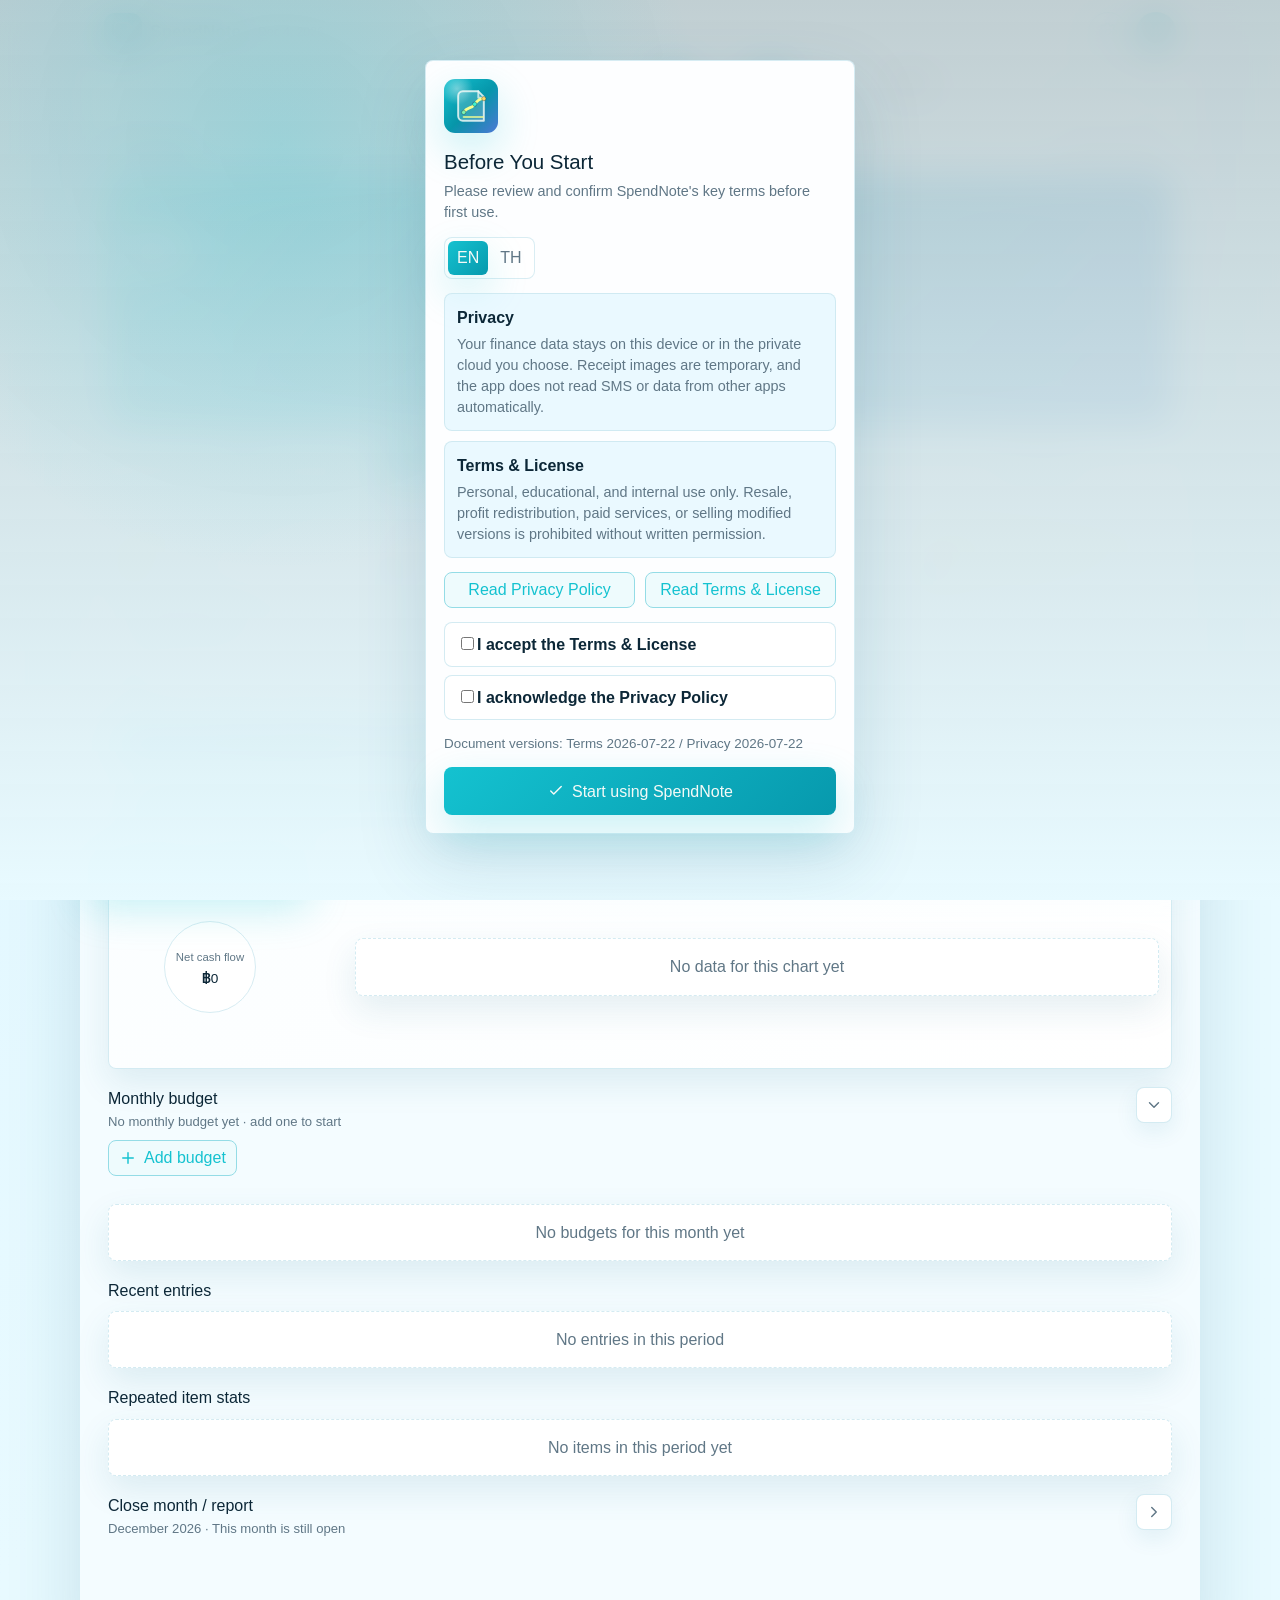
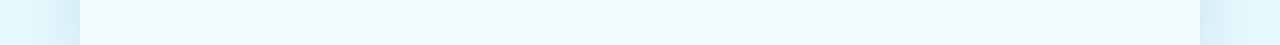
<file: index.html>
<!doctype html><html lang="th" data-theme="light"><head><meta charset="utf-8"><meta name="viewport" content="width=device-width, initial-scale=1, maximum-scale=1, viewport-fit=cover"><meta name="theme-color" content="#08a9bc"><meta name="apple-mobile-web-app-title" content="SpendNote"><meta name="apple-mobile-web-app-capable" content="yes"><meta name="apple-mobile-web-app-status-bar-style" content="default"><title>SpendNote Web</title><link rel="icon" type="image/png" sizes="32x32" href="favicon-32.png"><link rel="icon" type="image/png" sizes="192x192" href="icon-192.png"><link rel="apple-touch-icon" sizes="180x180" href="apple-touch-icon.png"><link rel="manifest" href="manifest.webmanifest"><link rel="stylesheet" href="styles.css"></head><body><svg class="icon-sprite" aria-hidden="true"><symbol id="icon-plus" viewBox="0 0 24 24"><path d="M12 5v14M5 12h14"/></symbol><symbol id="icon-check" viewBox="0 0 24 24"><path d="m5 12 4 4L19 6"/></symbol><symbol id="icon-sun" viewBox="0 0 24 24"><circle cx="12" cy="12" r="4"/><path d="M12 2v2M12 20v2M4.93 4.93l1.41 1.41M17.66 17.66l1.41 1.41M2 12h2M20 12h2M4.93 19.07l1.41-1.41M17.66 6.34l1.41-1.41"/></symbol><symbol id="icon-moon" viewBox="0 0 24 24"><path d="M20 14.5A7.6 7.6 0 0 1 9.5 4a8 8 0 1 0 10.5 10.5Z"/></symbol><symbol id="icon-back" viewBox="0 0 24 24"><path d="M19 12H5M12 5l-7 7 7 7"/></symbol><symbol id="icon-x" viewBox="0 0 24 24"><path d="M6 6l12 12M18 6 6 18"/></symbol><symbol id="icon-trash" viewBox="0 0 24 24"><path d="M4 7h16M10 11v6M14 11v6M6 7l1 14h10l1-14M9 7V4h6v3"/></symbol><symbol id="icon-edit" viewBox="0 0 24 24"><path d="M4 20h4l11-11a2.8 2.8 0 0 0-4-4L4 16v4Z"/><path d="m13 6 5 5"/></symbol><symbol id="icon-wallet" viewBox="0 0 24 24"><path d="M4 7h15a2 2 0 0 1 2 2v9a2 2 0 0 1-2 2H4a2 2 0 0 1-2-2V6a2 2 0 0 1 2-2h13"/><path d="M16 13h5"/></symbol><symbol id="icon-income" viewBox="0 0 24 24"><path d="M12 4v16M7 15l5 5 5-5M5 7h14"/></symbol><symbol id="icon-expense" viewBox="0 0 24 24"><path d="M12 20V4M7 9l5-5 5 5M5 17h14"/></symbol><symbol id="icon-calendar" viewBox="0 0 24 24"><path d="M7 3v4M17 3v4M4 9h16M6 5h12a2 2 0 0 1 2 2v12a2 2 0 0 1-2 2H6a2 2 0 0 1-2-2V7a2 2 0 0 1 2-2Z"/></symbol><symbol id="icon-trend" viewBox="0 0 24 24"><path d="M4 17 10 11l4 4 6-8"/><path d="M15 7h5v5"/></symbol><symbol id="icon-food" viewBox="0 0 24 24"><path d="M7 3v8M4 3v5a3 3 0 0 0 6 0V3M7 11v10M16 3v18M16 3a4 4 0 0 1 4 4v4h-4"/></symbol><symbol id="icon-transport" viewBox="0 0 24 24"><path d="M5 6a7 7 0 0 1 14 0v9a3 3 0 0 1-3 3H8a3 3 0 0 1-3-3V6Z"/><path d="M8 18 6 21M16 18l2 3M7 10h10M8 14h.01M16 14h.01"/></symbol><symbol id="icon-home" viewBox="0 0 24 24"><path d="m3 11 9-8 9 8"/><path d="M5 10v10h14V10M10 20v-6h4v6"/></symbol><symbol id="icon-shopping" viewBox="0 0 24 24"><path d="M6 8h12l-1 12H7L6 8Z"/><path d="M9 8a3 3 0 0 1 6 0"/></symbol><symbol id="icon-health" viewBox="0 0 24 24"><path d="M9 3h6v6h6v6h-6v6H9v-6H3V9h6V3Z"/></symbol><symbol id="icon-fun" viewBox="0 0 24 24"><path d="M5 7h14v10H5V7Z"/><path d="M9 21h6M12 17v4M9 12h.01M15 12h.01"/></symbol><symbol id="icon-other" viewBox="0 0 24 24"><path d="M6 12h.01M12 12h.01M18 12h.01"/></symbol><symbol id="icon-money" viewBox="0 0 24 24"><path d="M4 7h16v10H4V7Z"/><path d="M8 12h.01M16 12h.01M12 9a3 3 0 1 1 0 6 3 3 0 0 1 0-6Z"/></symbol><symbol id="icon-work" viewBox="0 0 24 24"><path d="M4 6h16v11H4V6Z"/><path d="M2 20h20M9 6V4h6v2"/></symbol><symbol id="icon-gift" viewBox="0 0 24 24"><path d="M4 10h16v11H4V10ZM3 6h18v4H3V6ZM12 6v15"/><path d="M12 6c-4-5-7 0-3 0M12 6c4-5 7 0 3 0"/></symbol><symbol id="icon-fund" viewBox="0 0 24 24"><path d="M5 19V9M12 19V5M19 19v-7"/><path d="M4 19h16"/></symbol><symbol id="icon-stock" viewBox="0 0 24 24"><path d="M4 16 9 11l4 4 7-8"/><path d="M4 20h16"/></symbol><symbol id="icon-coin" viewBox="0 0 24 24"><path d="M12 3a9 9 0 1 0 0 18 9 9 0 0 0 0-18Z"/><path d="M9 9h4.5a2 2 0 0 1 0 4H9V7M9 13h5a2 2 0 0 1 0 4H9"/></symbol><symbol id="icon-gold" viewBox="0 0 24 24"><path d="M7 7h10l4 6-9 8-9-8 4-6Z"/><path d="m7 7 5 14 5-14M3 13h18"/></symbol><symbol id="icon-save" viewBox="0 0 24 24"><path d="M6 10a6 6 0 0 1 12 0v7a3 3 0 0 1-3 3H9a3 3 0 0 1-3-3v-7Z"/><path d="M9 10h6M9 14h.01M15 14h.01M12 4V2"/></symbol><symbol id="icon-shield" viewBox="0 0 24 24"><path d="M12 3 5 6v5c0 5 3 8 7 10 4-2 7-5 7-10V6l-7-3Z"/><path d="M9 12h6"/></symbol><symbol id="icon-car" viewBox="0 0 24 24"><path d="M5 12 7 7h10l2 5"/><path d="M4 12h16v6H4v-6ZM7 18v2M17 18v2M7 15h.01M17 15h.01"/></symbol><symbol id="icon-building" viewBox="0 0 24 24"><path d="M6 21V5h12v16M9 8h.01M12 8h.01M15 8h.01M9 12h.01M12 12h.01M15 12h.01M10 21v-5h4v5"/></symbol><symbol id="icon-plane" viewBox="0 0 24 24"><path d="M3 11 21 3l-8 18-3-7-7-3Z"/><path d="m10 14 4-4"/></symbol><symbol id="icon-chart" viewBox="0 0 24 24"><path d="M12 3a9 9 0 1 1-9 9h9V3Z"/><path d="M15 3.5A9 9 0 0 1 20.5 9H15V3.5Z"/></symbol><symbol id="icon-refresh" viewBox="0 0 24 24"><path d="M20 11a8 8 0 0 0-14.7-4M4 4v5h5"/><path d="M4 13a8 8 0 0 0 14.7 4M20 20v-5h-5"/></symbol><symbol id="icon-bell" viewBox="0 0 24 24"><path d="M6 9a6 6 0 0 1 12 0c0 7 3 6 3 8H3c0-2 3-1 3-8Z"/><path d="M10 20a2 2 0 0 0 4 0"/></symbol><symbol id="icon-mail" viewBox="0 0 24 24"><path d="M4 6h16v12H4V6Z"/><path d="m4 7 8 6 8-6"/></symbol><symbol id="icon-share" viewBox="0 0 24 24"><path d="M12 3v12"/><path d="m7 8 5-5 5 5"/><path d="M5 13v6h14v-6"/></symbol><symbol id="icon-settings" viewBox="0 0 24 24"><path d="M12 15.5a3.5 3.5 0 1 0 0-7 3.5 3.5 0 0 0 0 7Z"/><path d="M19.4 15a1.8 1.8 0 0 0 .36 1.98l.04.04a2.2 2.2 0 0 1-3.11 3.11l-.04-.04a1.8 1.8 0 0 0-1.98-.36 1.8 1.8 0 0 0-1.08 1.65V21.5a2.2 2.2 0 0 1-4.4 0v-.12a1.8 1.8 0 0 0-1.08-1.65 1.8 1.8 0 0 0-1.98.36l-.04.04a2.2 2.2 0 0 1-3.11-3.11l.04-.04A1.8 1.8 0 0 0 3.4 15a1.8 1.8 0 0 0-1.65-1.08H1.6a2.2 2.2 0 0 1 0-4.4h.15A1.8 1.8 0 0 0 3.4 8.44a1.8 1.8 0 0 0-.36-1.98l-.04-.04A2.2 2.2 0 0 1 6.11 3.3l.04.04a1.8 1.8 0 0 0 1.98.36A1.8 1.8 0 0 0 9.2 2.05V1.9a2.2 2.2 0 0 1 4.4 0v.15a1.8 1.8 0 0 0 1.08 1.65 1.8 1.8 0 0 0 1.98-.36l.04-.04a2.2 2.2 0 0 1 3.11 3.11l-.04.04a1.8 1.8 0 0 0-.36 1.98 1.8 1.8 0 0 0 1.65 1.08h.15a2.2 2.2 0 0 1 0 4.4h-.15A1.8 1.8 0 0 0 19.4 15Z"/></symbol><symbol id="icon-lock" viewBox="0 0 24 24"><path d="M7 11V8a5 5 0 0 1 10 0v3"/><path d="M6 11h12v10H6V11Z"/><path d="M12 15v2"/></symbol><symbol id="icon-user" viewBox="0 0 24 24"><path d="M12 12a4 4 0 1 0 0-8 4 4 0 0 0 0 8Z"/><path d="M4 21a8 8 0 0 1 16 0"/></symbol><symbol id="icon-globe" viewBox="0 0 24 24"><path d="M12 21a9 9 0 1 0 0-18 9 9 0 0 0 0 18Z"/><path d="M3 12h18M12 3c2.2 2.4 3.2 5.4 3.2 9S14.2 18.6 12 21M12 3C9.8 5.4 8.8 8.4 8.8 12S9.8 18.6 12 21"/></symbol><symbol id="icon-currency" viewBox="0 0 24 24"><path d="M12 3v18M17 7.5C15.8 6.5 14.1 6 12.3 6 9.9 6 8 7.1 8 9c0 4 9 2 9 6 0 1.9-1.9 3-4.3 3-2 0-3.8-.6-5-1.8"/></symbol><symbol id="icon-grid" viewBox="0 0 24 24"><path d="M4 4h6v6H4V4ZM14 4h6v6h-6V4ZM4 14h6v6H4v-6ZM14 14h6v6h-6v-6Z"/></symbol><symbol id="icon-camera" viewBox="0 0 24 24"><path d="M4 8h4l2-3h4l2 3h4v11H4V8Z"/><path d="M12 17a4 4 0 1 0 0-8 4 4 0 0 0 0 8Z"/></symbol><symbol id="icon-cloud" viewBox="0 0 24 24"><path d="M7 18h11a4 4 0 0 0 .4-8 6 6 0 0 0-11.5-1.7A5 5 0 0 0 7 18Z"/><path d="M12 12v7M9 16l3 3 3-3"/></symbol><symbol id="icon-message" viewBox="0 0 24 24"><path d="M4 5h16v11H8l-4 4V5Z"/><path d="M8 9h8M8 13h5"/></symbol><symbol id="icon-hand" viewBox="0 0 24 24"><path d="M8 12V5a1.5 1.5 0 0 1 3 0v6M11 11V4.5a1.5 1.5 0 0 1 3 0V11M14 11V6a1.5 1.5 0 0 1 3 0v7"/><path d="M8 12 6.5 10.5a1.7 1.7 0 0 0-2.4 2.4l5.2 5.4A7 7 0 0 0 14.4 21H15a5 5 0 0 0 5-5v-4"/></symbol><symbol id="icon-chevron" viewBox="0 0 24 24"><path d="m9 18 6-6-6-6"/></symbol><symbol id="icon-file" viewBox="0 0 24 24"><path d="M7 3h7l5 5v13H7V3Z"/><path d="M14 3v6h5M10 13h6M10 17h4"/></symbol></svg><div class="app-shell"><header class="topbar"><div class="brand-cluster"><p class="brand" aria-label="SpendNote"><span class="brand-mark" aria-hidden="true"><svg class="brand-logo" viewBox="0 0 48 48" focusable="false"><path class="brand-logo-page" d="M15 8h17l6 6v26H15a5 5 0 0 1-5-5V13a5 5 0 0 1 5-5Z"/><path class="brand-logo-fold" d="M32 8v7h6"/><path class="brand-logo-line" d="M16 31c4-7 8-3 12-9 3-4 5-6 10-6"/><path class="brand-logo-axis" d="M16 36h21"/><circle class="brand-logo-dot brand-logo-dot-one" cx="16" cy="31" r="2.3"/><circle class="brand-logo-dot brand-logo-dot-two" cx="28" cy="22" r="2.3"/><circle class="brand-logo-dot brand-logo-dot-three" cx="38" cy="16" r="2.3"/></svg></span><span class="brand-word">SpendNote</span></p><p class="today-label" id="todayLabel"></p></div><div class="topbar-actions"><button class="icon-action secondary-action" id="settingsButton" type="button" data-i18n-aria-label="settingsTitle" aria-label="ตั้งค่า"><svg class="icon"><use href="#icon-settings"></use></svg></button><button class="icon-action" id="quickAddButton" type="button" data-i18n-aria-label="quickAdd" aria-label="เพิ่มรายการ"><svg class="icon"><use href="#icon-plus"></use></svg></button></div><div class="dashboard-controls app-controls"><div class="mode-toggle theme-toggle" data-i18n-aria-label="themeMode" aria-label="โหมดสี"><button class="theme-icon-choice" type="button" data-theme-option="dark" aria-pressed="true"><svg class="icon"><use href="#icon-moon"></use></svg><span class="visually-hidden" data-i18n="darkMode">Dark</span></button><button class="theme-icon-choice" type="button" data-theme-option="light" aria-pressed="false"><svg class="icon"><use href="#icon-sun"></use></svg><span class="visually-hidden" data-i18n="lightMode">Light</span></button></div><div class="mode-toggle language-toggle" data-i18n-aria-label="languageMode" aria-label="ภาษา"><button type="button" data-language-option="th" aria-pressed="true">TH</button><button type="button" data-language-option="en" aria-pressed="false">EN</button></div><label class="base-currency-control" data-i18n-aria-label="baseCurrencyLabel" aria-label="สกุลเงินหลัก"><select id="baseCurrencySelect"><option value="THB">THB</option><option value="GBP">GBP</option><option value="USD">USD</option></select></label><button class="icon-action secondary-action dashboard-shortcut-action rate-shortcut-action" id="fetchRateShortcutButton" type="button" data-i18n-aria-label="fetchRate" aria-label="Fetch rate"><svg class="icon"><use href="#icon-refresh"></use></svg></button><button class="icon-action secondary-action dashboard-shortcut-action backup-shortcut-action" id="backupShortcutButton" type="button" data-i18n-aria-label="backupNow" aria-label="สำรองตอนนี้"><svg class="icon"><use href="#icon-cloud"></use></svg></button><button class="icon-action secondary-action dashboard-shortcut-action report-shortcut-action" id="reportShortcutButton" type="button" data-i18n-aria-label="monthlyReport" aria-label="ปิดเดือน / รายงาน"><svg class="icon"><use href="#icon-file"></use></svg></button></div></header><main class="main-content"><section class="screen is-active" id="screen-dashboard" aria-labelledby="dashboardTitle"><div class="screen-head"><div><h1 id="dashboardTitle" data-i18n="overview">ภาพรวม</h1></div><p class="period-range-badge" id="periodRange">เดือนนี้</p><div class="period-switch top-period-switch is-hidden" data-i18n-aria-label="summaryPeriod" aria-label="ช่วงเวลาสรุป" aria-hidden="true"><button type="button" data-period="week" aria-pressed="false" data-i18n="week">สัปดาห์</button><button type="button" data-period="month" aria-pressed="true" data-i18n="month">เดือน</button><button type="button" data-period="quarter" aria-pressed="false" data-i18n="threeMonths">3 เดือน</button><button type="button" data-period="year" aria-pressed="false" data-i18n="twelveMonths">12 เดือน</button></div></div><div class="hero-balance hero-balance-combined"><div class="hero-balance-main-row"><span data-i18n="cashBalance">เงินสดคงเหลือ</span></div><strong id="balanceValue">฿0</strong><svg class="net-worth-sparkline" id="netWorthSparkline" viewBox="0 0 320 72" preserveAspectRatio="none" aria-hidden="true"><path class="net-worth-sparkline-shadow" id="netWorthSparklineShadow"></path><path class="net-worth-sparkline-line" id="netWorthSparklinePath"></path></svg><p class="hero-net-worth-line"><span data-i18n="netWorthTitle">มูลค่าทรัพย์สินสุทธิ</span><span>·</span><strong id="netWorthValue">฿0</strong></p><p class="hero-net-worth-sub" data-i18n="netWorthSub">เงินสดคงเหลือรวม + เงินออม + มูลค่าพอร์ตปัจจุบัน</p></div><div class="period-filter-block"><div class="period-switch hero-period-switch" data-i18n-aria-label="summaryPeriod" aria-label="ช่วงเวลาสรุป"><button type="button" data-period="week" aria-pressed="false" data-i18n="week">สัปดาห์</button><button type="button" data-period="month" aria-pressed="true" data-i18n="month">เดือน</button><button type="button" data-period="quarter" aria-pressed="false" data-i18n="threeMonths">3 เดือน</button><button type="button" data-period="year" aria-pressed="false" data-i18n="twelveMonths">12 เดือน</button></div><p class="period-filter-hint" data-i18n="periodFilterHint">ช่วงเวลานี้ใช้กับการ์ดสรุป กราฟ และรายการด้านล่าง</p></div><div class="summary-grid"><button class="summary-card tone-income" type="button" data-summary-filter="income" aria-pressed="false"><div class="summary-label"><svg class="icon"><use href="#icon-income"></use></svg><span data-i18n="income">รายรับ</span></div><strong id="incomeValue">฿0</strong></button><button class="summary-card tone-expense" type="button" data-summary-filter="expense" aria-pressed="false"><div class="summary-label"><svg class="icon"><use href="#icon-expense"></use></svg><span data-i18n="expense">รายจ่าย</span></div><strong id="expenseValue">฿0</strong></button><button class="summary-card tone-investment" type="button" data-summary-filter="investment" aria-pressed="false"><div class="summary-label"><svg class="icon"><use href="#icon-trend"></use></svg><span data-i18n="netInvestment">ลงทุนสุทธิ</span></div><strong id="investmentValue">฿0</strong></button><button class="summary-card tone-saving" type="button" data-summary-filter="saving" aria-pressed="false"><div class="summary-label"><svg class="icon"><use href="#icon-save"></use></svg><span data-i18n="saving">ออม</span></div><strong id="savingValue">฿0</strong></button></div><details class="summary-metric-note"><summary><svg class="icon"><use href="#icon-chevron"></use></svg><span data-i18n="summaryMetricNoteTitle">อธิบายตัวเลข</span></summary><p data-i18n="netInvestmentNote">เงินสดคงเหลือคือเงินสดจริงสะสมถึงวันนี้ การขายสินทรัพย์เพิ่มเงินสดแต่ไม่รวมเป็นรายรับในหน้าแรก รายการขายจะแสดงในหมวดลงทุนเป็นเครื่องหมาย + ส่วนลงทุนสุทธิ = ซื้อ/ลงทุนเพิ่ม - ขายออก ในช่วงที่เลือก ไม่รวมกำไร ดอกเบี้ย หรือมูลค่าปัจจุบัน</p></details><section class="section-block" aria-labelledby="analyticsTitle"><div class="section-heading"><div class="section-title-stack"><h2 id="analyticsTitle" data-i18n="analyticsTitle">กราฟ</h2><p class="section-compact-status" id="analyticsSubtitle"></p></div></div><div class="analytics-switch" data-i18n-aria-label="analyticsMode" aria-label="โหมดกราฟ"><button type="button" data-analytics-mode="breakdown" aria-controls="breakdownAnalyticsPanel" aria-pressed="true" data-i18n="analyticsBreakdown">สัดส่วน</button><button type="button" data-analytics-mode="trend" aria-controls="trendAnalyticsPanel" aria-pressed="false" data-i18n="analyticsTrend">เทรน</button></div><div class="analytics-panel" id="breakdownAnalyticsPanel"><div class="chart-card" id="summaryChartCard"><div class="chart-controls" data-i18n-aria-label="chartMode" aria-label="โหมดกราฟ"><button type="button" data-chart-mode="allCategories" aria-pressed="true" data-i18n="chartAllCategories">ทุกหมวด</button><button type="button" data-chart-mode="savingCategories" aria-pressed="false" data-i18n="chartSavingCategories">หมวดออม</button><button type="button" data-chart-mode="expenseCategories" aria-pressed="false" data-i18n="chartExpenseCategories">หมวดรายจ่าย</button><button type="button" data-chart-mode="investmentCategories" aria-pressed="false" data-i18n="chartInvestmentCategories">หมวดลงทุน</button></div><div class="chart-layout"><svg class="donut-chart" id="donutChart" viewBox="0 0 180 180" role="img" data-i18n-aria-label="chartTitle" aria-label="ภาพรวมสัดส่วน"><g id="donutSlices"></g><circle class="donut-hole" cx="90" cy="90" r="46"></circle><text class="donut-center-label" id="donutCenterLabel" x="90" y="84" text-anchor="middle">รวม</text><text class="donut-center-value" id="donutCenterValue" x="90" y="106" text-anchor="middle">฿0</text></svg><div class="chart-legend" id="chartLegend"></div></div></div></div><div class="analytics-panel is-hidden" id="trendAnalyticsPanel"><div class="trend-card" id="trendCard"><div class="trend-controls" data-i18n-aria-label="trendMetric" aria-label="เลือกกราฟแนวโน้ม"><button type="button" data-trend-mode="netWorth" aria-pressed="true" data-i18n="trendNetWorth">มูลค่าสุทธิ</button><button type="button" data-trend-mode="income" aria-pressed="false" data-i18n="income">รายรับ</button><button type="button" data-trend-mode="expense" aria-pressed="false" data-i18n="expense">รายจ่าย</button><button type="button" data-trend-mode="saving" aria-pressed="false" data-i18n="saving">ออม</button><button type="button" data-trend-mode="investment" aria-pressed="false" data-i18n="netInvestment">ลงทุนสุทธิ</button><button type="button" data-trend-mode="portfolio" aria-pressed="false" data-i18n="trendPortfolio">พอร์ต</button></div><div class="trend-chart-frame"><svg class="trend-chart" id="trendChart" viewBox="0 0 360 170" preserveAspectRatio="none" role="img" aria-label="Trend chart"><path class="trend-grid-line" d="M18 42H342M18 88H342M18 134H342"></path><path class="trend-chart-area" id="trendChartArea"></path><path class="trend-chart-line" id="trendChartPath"></path><g id="trendChartDots"></g></svg><p class="trend-empty is-hidden" id="trendEmpty" data-i18n="trendNoData">ยังไม่มีข้อมูลพอสำหรับกราฟนี้</p></div><div class="trend-meta" id="trendMeta"></div></div></div></section><section class="section-block collapsible-section is-hidden" aria-labelledby="snapshotTitle" aria-hidden="true"><div class="section-heading collapsible-heading"><div class="section-title-stack"><h2 id="snapshotTitle" data-i18n="weeklyMonthlySummary">สรุปรายสัปดาห์ / รายเดือน</h2><p class="section-compact-status" id="snapshotSummaryText"></p></div><button class="icon-button section-toggle" id="snapshotToggleButton" type="button" aria-expanded="true" aria-controls="snapshotPanel"><svg class="icon"><use href="#icon-chevron"></use></svg></button></div><div class="collapsible-content" id="snapshotPanel"><div class="snapshot-grid" id="snapshotGrid"></div></div></section><section class="section-block collapsible-section" aria-labelledby="budgetTitle"><div class="section-heading collapsible-heading"><div class="section-title-stack"><h2 id="budgetTitle" data-i18n="budgetTitle">งบรายเดือน</h2><p class="section-compact-status" id="budgetSummaryText"></p></div><button class="icon-button section-toggle" id="budgetToggleButton" type="button" aria-expanded="false" aria-controls="budgetPanel"><svg class="icon"><use href="#icon-chevron"></use></svg></button></div><div class="collapsible-content" id="budgetPanel"><div class="planner-toolbar"><button class="mini-button" id="openBudgetFormButton" type="button"><svg class="icon"><use href="#icon-plus"></use></svg><span data-i18n="addBudget">เพิ่มงบ</span></button></div><form class="planner-form is-hidden" id="budgetForm"><label class="field compact-field"><span data-i18n="budgetCategory">หมวดรายจ่าย</span><select id="budgetCategorySelect"></select></label><label class="field compact-field"><span data-i18n="budgetLimit">วงเงิน</span><input id="budgetAmountInput" type="number" min="0" step="0.01" inputmode="decimal" data-i18n-placeholder="budgetPlaceholder" placeholder="เช่น 5000"></label><button class="mini-button" type="submit"><svg class="icon"><use href="#icon-plus"></use></svg><span id="budgetSubmitText" data-i18n="addBudget">เพิ่มงบ</span></button><button class="mini-button is-hidden" id="cancelBudgetEditButton" type="button"><svg class="icon"><use href="#icon-x"></use></svg><span id="budgetCancelText" data-i18n="cancel">ยกเลิก</span></button></form><p class="form-status planner-form-status" id="budgetFormStatus"></p><div class="planner-list" id="budgetList"></div></div></section><section class="section-block dashboard-breakdown-section is-hidden" aria-labelledby="breakdownTitle" aria-hidden="true"><div class="section-heading"><h2 id="breakdownTitle" data-i18n="expenseCategories">หมวดรายจ่าย</h2></div><div class="breakdown-list" id="breakdownList"></div></section><section class="section-block" aria-labelledby="recentTitle"><div class="section-heading"><h2 id="recentTitle" data-i18n="recentEntries">รายการล่าสุด</h2></div><div class="entry-list" id="entryList"></div></section><section class="section-block" aria-labelledby="itemStatsTitle"><div class="section-heading"><h2 id="itemStatsTitle" data-i18n="itemStatsTitle">สถิติรายการที่ซื้อซ้ำ</h2></div><div class="item-stats-list" id="itemStatsList"></div></section><section class="section-block collapsible-section" id="monthlyReportSection" aria-labelledby="monthlyReportTitle"><div class="section-heading collapsible-heading"><div class="section-title-stack"><h2 id="monthlyReportTitle" data-i18n="monthlyReport">ปิดเดือน / รายงาน</h2><p class="section-compact-status" id="monthlyReportSummaryText"></p></div><button class="icon-button section-toggle" id="monthlyReportToggleButton" type="button" aria-expanded="false" aria-controls="monthlyReportPanel"><svg class="icon"><use href="#icon-chevron"></use></svg></button></div><div class="report-panel-group collapsible-content" id="monthlyReportPanel"><div class="report-panel"><label class="field"><span data-i18n="closeMonthLabel">เดือนที่ปิดสรุป</span><input id="closeMonthInput" type="month" lang="en-US"></label><label class="switch-row"><input id="monthClosedCheckbox" type="checkbox"><span data-i18n="monthClosed">บันทึกเดือนนี้เรียบร้อยแล้ว</span></label><p class="report-status" id="monthClosedStatus"></p></div><div class="report-panel"><div class="settings-split"><label class="field"><span data-i18n="reportPeriodType">ประเภทรายงาน</span><select id="reportPeriodTypeSelect"><option value="month" data-i18n="reportPeriodMonthly">รายเดือน</option><option value="year" data-i18n="reportPeriodYearly">รายปี</option></select></label><label class="field" id="reportMonthField"><span data-i18n="reportMonthLabel">เดือนของรายงาน</span><input id="reportMonthInput" type="month" lang="en-US"></label><label class="field is-hidden" id="reportYearField"><span data-i18n="reportYearLabel">ปีของรายงาน</span><input id="reportYearInput" type="number" min="2000" max="2100" step="1" inputmode="numeric"></label></div><p class="report-status" id="reportRangeStatus"></p><div class="report-actions"><button class="mini-button" id="saveReportButton" type="button"><svg class="icon"><use href="#icon-check"></use></svg><span data-i18n="saveReportFile">บันทึก PDF</span></button><button class="mini-button" id="exportCsvButton" type="button"><svg class="icon"><use href="#icon-file"></use></svg><span data-i18n="exportCsvFile">Export CSV</span></button><button class="mini-button" id="shareReportButton" type="button"><svg class="icon"><use href="#icon-share"></use></svg><span data-i18n="shareReport">แชร์รายงาน</span></button></div></div></div></section></section><section class="screen" id="screen-summary-detail" aria-labelledby="summaryDetailTitle"><div class="screen-head detail-head"><button class="back-button" id="summaryDetailBackButton" type="button"><svg class="icon"><use href="#icon-back"></use></svg><span data-i18n="backToSummary">กลับ</span></button><div><h1 id="summaryDetailTitle">รายรับ</h1><p id="summaryDetailPeriod">เดือนนี้</p></div></div><article class="summary-detail-card tone-income" id="summaryDetailCard"><div class="summary-label"><svg class="icon"><use id="summaryDetailIconUse" href="#icon-income"></use></svg><span id="summaryDetailLabel">รายรับ</span></div><strong id="summaryDetailTotal">฿0</strong><p id="summaryDetailCount">0 รายการ</p></article><section class="expense-review-panel is-hidden" id="expenseReviewPanel" aria-labelledby="expenseReviewTitle"><div class="expense-review-head"><div><h2 id="expenseReviewTitle" data-i18n="expenseReviewTitle">Expense review</h2><p id="expenseReviewSub" data-i18n="expenseReviewSub">Mark expenses you may want to reduce and include them in reports if needed.</p></div><div class="expense-review-actions"><button class="mini-button expense-review-open-button" id="expenseReviewOpenButton" type="button"><svg class="icon"><use href="#icon-check"></use></svg><span data-i18n="expenseReviewAction">Choose reducible expenses</span></button><button class="mini-button expense-review-exit-button is-hidden" id="expenseReviewExitButton" type="button"><svg class="icon"><use href="#icon-back"></use></svg><span data-i18n="backToExpenseDetail">Back to expenses</span></button></div></div><p class="expense-review-status" id="expenseReviewStatus" data-i18n="expenseReviewStatusEmpty">Not selected yet</p><label class="expense-review-report-toggle is-hidden" id="expenseReviewReportLabel"><input id="expenseReviewReportToggle" type="checkbox"><span data-i18n="expenseReviewReportToggle">Show in report</span></label><strong id="expenseReviewSummary">0 entries</strong></section><label class="field summary-detail-range"><span data-i18n="summaryDetailRangeLabel">Detail range</span><select id="summaryDetailRangeSelect"></select></label><label class="field summary-detail-filter"><span data-i18n="summaryDetailSearchLabel">ค้นหาชื่อรายการ</span><input id="summaryDetailSearchInput" type="search" autocomplete="off" data-i18n-placeholder="summaryDetailSearchPlaceholder" placeholder="เช่น ปากกา"></label><section class="section-block" aria-labelledby="summaryDetailListTitle"><div class="section-heading"><h2 id="summaryDetailListTitle" data-i18n="summaryDetailEntries">รายการ</h2></div><div class="entry-list" id="summaryDetailList"></div></section></section><section class="screen" id="screen-settings" aria-labelledby="settingsTitle"><div class="screen-head detail-head"><button class="back-button" id="settingsBackButton" type="button"><svg class="icon"><use href="#icon-back"></use></svg><span data-i18n="backToSummary">กลับ</span></button><div><h1 id="settingsTitle" data-i18n="settingsTitle">ตั้งค่า</h1><p data-i18n="settingsSub">ภาษา สกุลเงิน บัญชี และความเป็นส่วนตัว</p></div></div><section class="section-block collapsible-section" aria-labelledby="profileSettingsTitle"><div class="section-heading settings-menu-heading collapsible-heading"><span class="settings-title-wrap"><span class="settings-section-icon tone-profile"><svg class="icon"><use href="#icon-user"></use></svg></span><h2 id="profileSettingsTitle" data-i18n="profileSettingsTitle">ผู้ใช้งานปัจจุบัน</h2></span><span class="plan-pill subtle-pill" id="profileSummaryBadge">SpendNote</span><button class="icon-button section-toggle settings-section-toggle" data-settings-toggle="settingsProfile" type="button" aria-expanded="false" aria-controls="profileSettingsPanel"><svg class="icon"><use href="#icon-chevron"></use></svg></button></div><div class="settings-panel profile-panel collapsible-content" id="profileSettingsPanel" data-settings-panel="settingsProfile"><div class="profile-preview"><span class="profile-avatar" id="profileInitials">SN</span><span><strong id="profileDisplayName">SpendNote</strong><em data-i18n="profileLocalOnly">แสดงในเครื่องนี้เท่านั้น ไม่ใช่บัญชีออนไลน์</em></span></div><form class="inline-form" id="profileForm"><label class="field"><span data-i18n="profileNameLabel">ชื่อที่แสดง</span><input id="profileNameInput" type="text" autocomplete="off" maxlength="32" data-i18n-placeholder="profileNamePlaceholder" placeholder="เช่น Pam"></label><button class="mini-button" type="submit"><svg class="icon"><use href="#icon-check"></use></svg><span data-i18n="saveProfile">บันทึกชื่อ</span></button></form><p class="form-status" id="profileStatus"></p></div></section><section class="section-block collapsible-section" aria-labelledby="accountSettingsTitle"><div class="section-heading settings-menu-heading collapsible-heading"><span class="settings-title-wrap"><span class="settings-section-icon tone-account"><svg class="icon"><use href="#icon-wallet"></use></svg></span><h2 id="accountSettingsTitle" data-i18n="accountSettingsTitle">บัญชี</h2></span><button class="icon-button section-toggle settings-section-toggle" data-settings-toggle="settingsAccount" type="button" aria-expanded="false" aria-controls="accountSettingsPanel"><svg class="icon"><use href="#icon-chevron"></use></svg></button></div><div class="settings-panel collapsible-content" id="accountSettingsPanel" data-settings-panel="settingsAccount"><form class="inline-form" id="walletForm"><label class="field"><span data-i18n="newWalletName">ชื่อบัญชี</span><input id="walletNameInput" type="text" autocomplete="off" data-i18n-placeholder="walletPlaceholder" placeholder="เช่น บัญชีหลัก"></label><button class="mini-button" type="submit"><svg class="icon"><use href="#icon-plus"></use></svg><span data-i18n="addWallet">เพิ่มบัญชี</span></button></form><div class="settings-list" id="walletList"></div><p class="form-status" data-i18n="walletNote">เพิ่มบัญชีแยกสำหรับเงินสด ธนาคาร บัตร และพอร์ตได้ตามการใช้งาน</p></div></section><section class="section-block collapsible-section" aria-labelledby="languageSettingsTitle"><div class="section-heading settings-menu-heading collapsible-heading"><span class="settings-title-wrap"><span class="settings-section-icon tone-display"><svg class="icon"><use href="#icon-globe"></use></svg></span><h2 id="languageSettingsTitle" data-i18n="languageSettingsTitle">ภาษา</h2></span><button class="icon-button section-toggle settings-section-toggle" data-settings-toggle="settingsLanguage" type="button" aria-expanded="false" aria-controls="languageSettingsPanel"><svg class="icon"><use href="#icon-chevron"></use></svg></button></div><div class="settings-panel settings-split collapsible-content" id="languageSettingsPanel" data-settings-panel="settingsLanguage"><label class="field"><span data-i18n="languageSlotOne">ภาษาปุ่มสลับ 1</span><select id="settingsLanguageSlotOne"></select></label><label class="field"><span data-i18n="languageSlotTwo">ภาษาปุ่มสลับ 2</span><select id="settingsLanguageSlotTwo"></select></label><p class="form-status settings-wide" id="languageSlotPreview"></p></div></section><section class="section-block collapsible-section" aria-labelledby="currencySettingsTitle"><div class="section-heading settings-menu-heading collapsible-heading"><span class="settings-title-wrap"><span class="settings-section-icon tone-currency"><svg class="icon"><use href="#icon-currency"></use></svg></span><h2 id="currencySettingsTitle" data-i18n="currencySettingsTitle">สกุลเงิน</h2></span><button class="icon-button section-toggle settings-section-toggle" data-settings-toggle="settingsCurrency" type="button" aria-expanded="false" aria-controls="currencySettingsPanel"><svg class="icon"><use href="#icon-chevron"></use></svg></button></div><div class="settings-panel collapsible-content" id="currencySettingsPanel" data-settings-panel="settingsCurrency"><label class="field"><span data-i18n="baseCurrencyLabel">สกุลเงินหลัก</span><select id="settingsBaseCurrencySelect"></select></label><div class="currency-picker-list" id="settingsCurrencyList"></div><p class="form-status" id="currencySettingsStatus"></p></div></section><section class="section-block collapsible-section" aria-labelledby="settingsExchangeTitle"><div class="section-heading settings-menu-heading collapsible-heading"><span class="settings-title-wrap"><span class="settings-section-icon tone-currency"><svg class="icon"><use href="#icon-refresh"></use></svg></span><h2 id="settingsExchangeTitle" data-i18n="exchangeTitle">อัตราแลกเปลี่ยน</h2></span><button class="icon-button section-toggle settings-section-toggle" data-settings-toggle="settingsExchangeRate" type="button" aria-expanded="false" aria-controls="exchangeSettingsPanel"><svg class="icon"><use href="#icon-chevron"></use></svg></button></div><div class="settings-panel exchange-settings-panel collapsible-content" id="exchangeSettingsPanel" data-settings-panel="settingsExchangeRate"><button class="mini-button exchange-settings-back is-hidden" id="exchangeSettingsBackButton" type="button"><svg class="icon"><use href="#icon-chevron"></use></svg><span data-i18n="back">กลับ</span></button><div class="settings-split"><label class="field"><span data-i18n="currencyLabel">สกุลเงิน</span><select id="settingsExchangeCurrency"></select></label></div><div class="section-heading compact-heading"><h3 data-i18n="exchangeTitle">อัตราแลกเปลี่ยน</h3><button class="mini-button" id="fetchRateButton" type="button"><svg class="icon"><use href="#icon-refresh"></use></svg><span data-i18n="fetchRate">ดึงอัตรา</span></button></div><div class="segmented three" data-i18n-aria-label="exchangeMode" aria-label="โหมดอัตราแลกเปลี่ยน"><button type="button" data-rate-mode="auto" aria-pressed="true" data-i18n="rateAuto">ดึงข้อมูล</button><button type="button" data-rate-mode="fixed" aria-pressed="false" data-i18n="rateFixed">กำหนดไว้</button><button type="button" data-rate-mode="manual" aria-pressed="false" data-i18n="rateManual">กรอกเอง</button></div><label class="field"><span id="exchangeRateLabel">THB → THB</span><input id="exchangeRateInput" type="number" min="0" step="0.0001" inputmode="decimal" placeholder="45.00"></label><p class="exchange-hint" id="exchangeRateHint"></p></div></section><section class="section-block collapsible-section" aria-labelledby="homeShortcutsTitle"><div class="section-heading settings-menu-heading collapsible-heading"><span class="settings-title-wrap"><span class="settings-section-icon tone-display"><svg class="icon"><use href="#icon-settings"></use></svg></span><h2 id="homeShortcutsTitle" data-i18n="homeShortcutsTitle">ปุ่มลัดหน้าแรก</h2></span><button class="icon-button section-toggle settings-section-toggle" data-settings-toggle="settingsHomeShortcuts" type="button" aria-expanded="false" aria-controls="homeShortcutsPanel"><svg class="icon"><use href="#icon-chevron"></use></svg></button></div><div class="settings-panel collapsible-content" id="homeShortcutsPanel" data-settings-panel="settingsHomeShortcuts"><p class="form-status" data-i18n="homeShortcutsSub">เลือกปุ่มที่จะแสดงในแถบด้านบนหน้าจอ</p><div class="settings-split"><label class="switch-row"><input id="showQuickAddShortcutToggle" type="checkbox"><span data-i18n="showQuickAddShortcut">ปุ่มเพิ่มรายการ</span></label><label class="switch-row"><input id="showBackupShortcutToggle" type="checkbox"><span data-i18n="showBackupShortcut">ปุ่มสำรองข้อมูล</span></label><label class="switch-row"><input id="showCloseMonthShortcutToggle" type="checkbox"><span data-i18n="showCloseMonthShortcut">ปุ่มปิดเดือน/รายงาน</span></label><label class="switch-row"><input id="showBaseCurrencyShortcutToggle" type="checkbox"><span data-i18n="showBaseCurrencyShortcut">สกุลเงินหลัก</span></label><label class="switch-row"><input id="showFetchRateShortcutToggle" type="checkbox"><span data-i18n="showFetchRateShortcut">ปุ่มดึงอัตรา</span></label><label class="switch-row"><input id="showLanguageShortcutToggle" type="checkbox"><span data-i18n="showLanguageShortcut">ปุ่มสลับภาษา</span></label><label class="switch-row"><input id="showThemeShortcutToggle" type="checkbox"><span data-i18n="showThemeShortcut">ปุ่มสลับโหมดสี</span></label></div></div></section><section class="section-block collapsible-section" aria-labelledby="dataToolsTitle"><div class="section-heading settings-menu-heading collapsible-heading"><span class="settings-title-wrap"><span class="settings-section-icon tone-receipt"><svg class="icon"><use href="#icon-camera"></use></svg></span><h2 id="dataToolsTitle" data-i18n="dataToolsTitle">นำเข้าและใบเสร็จ</h2></span><button class="icon-button section-toggle settings-section-toggle" data-settings-toggle="settingsDataTools" type="button" aria-expanded="false" aria-controls="dataToolsPanel"><svg class="icon"><use href="#icon-chevron"></use></svg></button></div><div class="settings-panel collapsible-content" id="dataToolsPanel" data-settings-panel="settingsDataTools"><div class="tool-grid"><button class="tool-card" id="manualEntryToolButton" type="button"><svg class="icon"><use href="#icon-plus"></use></svg><span><strong data-i18n="manualEntryTool">กรอกเอง</strong><em data-i18n="manualEntryToolSub">เพิ่มรายการด้วยตัวเองในหน้าเพิ่ม</em></span></button><button class="tool-card" id="quickItemToolButton" type="button"><svg class="icon"><use href="#icon-check"></use></svg><span><strong data-i18n="quickItemTool">รายการใช้บ่อย</strong><em data-i18n="quickItemToolSub">เลือกจากรายการที่คุณสร้างไว้</em></span></button><label class="tool-card"><input id="importFileInput" type="file" accept=".csv,.xlsx,.xls,.json" hidden><svg class="icon"><use href="#icon-share"></use></svg><span><strong data-i18n="importFileTool">นำเข้าไฟล์</strong><em data-i18n="importFileToolSub">เฉพาะไฟล์ที่คุณเลือกเอง</em></span></label><button class="tool-card" id="receiptOcrButton" type="button"><svg class="icon"><use href="#icon-chart"></use></svg><span><strong data-i18n="receiptOcrTool">สแกนใบเสร็จ</strong><em data-i18n="receiptOcrToolSub">ถ่ายรูปหรือเลือกรูปใบเสร็จเอง</em></span></button></div><p class="form-status" id="dataToolStatus"></p></div></section><section class="section-block collapsible-section" aria-labelledby="guideSettingsTitle"><div class="section-heading settings-menu-heading collapsible-heading"><span class="settings-title-wrap"><span class="settings-section-icon tone-support"><svg class="icon"><use href="#icon-file"></use></svg></span><h2 id="guideSettingsTitle" data-i18n="guideSettingsTitle">คู่มือการใช้งาน</h2></span><button class="icon-button section-toggle settings-section-toggle" data-settings-toggle="settingsGuide" type="button" aria-expanded="false" aria-controls="guideSettingsPanel"><svg class="icon"><use href="#icon-chevron"></use></svg></button></div><div class="settings-panel collapsible-content" id="guideSettingsPanel" data-settings-panel="settingsGuide"><div class="guide-list" id="settingsGuideList"></div></div></section><section class="section-block collapsible-section" aria-labelledby="appLockTitle"><div class="section-heading settings-menu-heading collapsible-heading"><span class="settings-title-wrap"><span class="settings-section-icon tone-lock"><svg class="icon"><use href="#icon-lock"></use></svg></span><h2 id="appLockTitle" data-i18n="appLockTitle">รหัสเข้าแอพ</h2></span><span class="plan-pill subtle-pill" id="passcodeStatusBadge"></span><button class="icon-button section-toggle settings-section-toggle" data-settings-toggle="settingsPasscode" type="button" aria-expanded="false" aria-controls="appLockPanel"><svg class="icon"><use href="#icon-chevron"></use></svg></button></div><div class="settings-panel collapsible-content" id="appLockPanel" data-settings-panel="settingsPasscode"><label class="switch-row"><input id="passcodeEnabled" type="checkbox"><span data-i18n="enablePasscode">ใช้รหัสตอนเปิดแอพ</span></label><label class="field"><span data-i18n="passcodeLockDelayLabel">Lock after leaving app</span><select id="passcodeLockDelaySelect"><option value="0" data-i18n="lockDelayImmediate">Immediately</option><option value="1" data-i18n="lockDelayOneMinute">After 1 minute</option><option value="5" data-i18n="lockDelayFiveMinutes">After 5 minutes</option><option value="15" data-i18n="lockDelayFifteenMinutes">After 15 minutes</option><option value="30" data-i18n="lockDelayThirtyMinutes">After 30 minutes</option></select></label><p class="form-status" data-i18n="passcodeLockDelayNote">Recommended: 5 minutes, so camera and file picker trips do not lock immediately.</p><div class="settings-subgroup"><span class="field-label" data-i18n="biometricModeLabel">สแกนหน้า/นิ้ว</span><label class="switch-row"><input id="biometricUnlockEnabled" type="checkbox"><span data-i18n="biometricUnlockSetting">ใช้สแกนเพื่อปลดล็อกแอพ</span></label><label class="switch-row"><input id="biometricResetEnabled" type="checkbox"><span data-i18n="biometricResetSetting">ใช้สแกนเมื่อลืมรหัส</span></label><p class="form-status" data-i18n="biometricSettingNote">ต้องเปิดรหัสแอพก่อน และต้องตั้งค่านี้ไว้ก่อนวันที่ลืมรหัส</p></div><form class="form-stack passcode-form" id="passcodeForm"><label class="field" id="currentPasscodeField"><span data-i18n="currentPasscode">รหัสเดิม</span><input id="currentPasscodeInput" type="password" inputmode="numeric" maxlength="6" autocomplete="current-password" placeholder="••••"></label><button class="mini-button passcode-biometric-button is-hidden" id="confirmPasscodeBiometricButton" type="button"><svg class="icon"><use href="#icon-shield"></use></svg><span data-i18n="confirmPasscodeWithBiometric">ยืนยันด้วยการสแกน</span></button><div class="two-column"><label class="field"><span data-i18n="newPasscode">รหัสใหม่</span><input id="newPasscodeInput" type="password" inputmode="numeric" maxlength="6" autocomplete="new-password" data-i18n-placeholder="passcodeHint" placeholder="ใช้ตัวเลข 4-6 หลัก"></label><label class="field"><span data-i18n="confirmPasscode">ยืนยันรหัสใหม่</span><input id="confirmPasscodeInput" type="password" inputmode="numeric" maxlength="6" autocomplete="new-password" data-i18n-placeholder="passcodeHint" placeholder="ใช้ตัวเลข 4-6 หลัก"></label></div><div class="report-actions"><button class="primary-button" id="savePasscodeButton" type="submit"><svg class="icon"><use href="#icon-lock"></use></svg><span data-i18n="savePasscode">บันทึกรหัส</span></button><button class="mini-button" id="lockNowButton" type="button"><svg class="icon"><use href="#icon-lock"></use></svg><span data-i18n="lockNow">ล็อกตอนนี้</span></button></div><p class="form-status" id="passcodeFormStatus"></p></form></div></section><section class="section-block collapsible-section" aria-labelledby="recurringReminderDefaultsTitle"><div class="section-heading settings-menu-heading collapsible-heading"><span class="settings-title-wrap"><span class="settings-section-icon tone-recurring"><svg class="icon"><use href="#icon-bell"></use></svg></span><h2 id="recurringReminderDefaultsTitle" data-i18n="recurringReminderDefaultsTitle">ค่าเริ่มต้นเตือนรายการประจำ</h2></span><button class="icon-button section-toggle settings-section-toggle" data-settings-toggle="settingsReminderDefaults" type="button" aria-expanded="false" aria-controls="reminderDefaultsPanel"><svg class="icon"><use href="#icon-chevron"></use></svg></button></div><div class="settings-panel collapsible-content" id="reminderDefaultsPanel" data-settings-panel="settingsReminderDefaults"><div class="settings-split"><label class="field"><span data-i18n="reminderDefaultTime">เวลาเตือน</span><input id="reminderDefaultTimeInput" type="time"></label><label class="field"><span data-i18n="reminderDefaultLead">เตือนล่วงหน้า</span><select id="reminderDefaultLeadSelect"><option value="0" data-i18n="reminderLeadSameDay">วันเดียวกัน</option><option value="1" data-i18n="reminderLeadOneDay">ล่วงหน้า 1 วัน</option><option value="2" data-i18n="reminderLeadTwoDays">ล่วงหน้า 2 วัน</option><option value="3" data-i18n="reminderLeadThreeDays">ล่วงหน้า 3 วัน</option><option value="7" data-i18n="reminderLeadOneWeek">ล่วงหน้า 1 สัปดาห์</option></select></label></div><p class="form-status" id="reminderDefaultStatus"></p></div></section><section class="section-block collapsible-section" aria-labelledby="privacySourcesTitle"><div class="section-heading settings-menu-heading collapsible-heading"><span class="settings-title-wrap"><span class="settings-section-icon tone-privacy"><svg class="icon"><use href="#icon-hand"></use></svg></span><h2 id="privacySourcesTitle" data-i18n="privacySourcesTitle">ข้อมูลที่แอพรับได้</h2></span><button class="icon-button section-toggle settings-section-toggle" data-settings-toggle="settingsPrivacySources" type="button" aria-expanded="false" aria-controls="privacySourcesPanel"><svg class="icon"><use href="#icon-chevron"></use></svg></button></div><div class="settings-panel collapsible-content" id="privacySourcesPanel" data-settings-panel="settingsPrivacySources"><div class="privacy-source-list"><span data-i18n="sourceManualEntry">กรอกเองในแอพ</span><span data-i18n="sourceQuickItem">รายการใช้บ่อยที่ผู้ใช้งานสร้างเอง</span><span data-i18n="sourceImportFile">นำเข้าไฟล์ที่ผู้ใช้งานเลือกเอง</span><span data-i18n="sourceReceiptOcr">สแกนใบเสร็จบนเครื่องเท่านั้น</span></div><p class="form-status" data-i18n="privacySourcesNote">รับเฉพาะข้อมูลที่คุณกดเพิ่มเอง ไม่มีการอ่านข้อความ SMS, แจ้งเตือนธนาคาร หรือดึงข้อมูลจากแอพอื่นอัตโนมัติ</p></div></section><section class="section-block collapsible-section" aria-labelledby="dataRetentionTitle"><div class="section-heading settings-menu-heading collapsible-heading"><span class="settings-title-wrap"><span class="settings-section-icon tone-storage"><svg class="icon"><use href="#icon-file"></use></svg></span><h2 id="dataRetentionTitle" data-i18n="dataRetentionTitle">การเก็บรายละเอียดข้อมูล</h2></span><button class="icon-button section-toggle settings-section-toggle" data-settings-toggle="settingsRetention" type="button" aria-expanded="false" aria-controls="dataRetentionPanel"><svg class="icon"><use href="#icon-chevron"></use></svg></button></div><div class="settings-panel collapsible-content" id="dataRetentionPanel" data-settings-panel="settingsRetention"><div class="settings-split"><label class="field"><span data-i18n="dataRetentionMode">วิธีเก็บรายละเอียด</span><select id="retentionModeSelect"><option value="auto" data-i18n="retentionAuto">เก็บรายละเอียดช่วงล่าสุด แล้วสรุปเดือนเก่าอัตโนมัติ</option><option value="manual" data-i18n="retentionManual">เก็บละเอียดไว้จนกว่าจะกดย่อเป็นสรุปเอง</option></select></label><label class="field"><span data-i18n="archiveMonthLabel">เดือนที่ต้องการย่อเป็นสรุป</span><input id="archiveMonthInput" type="month" lang="en-US"></label></div><div class="report-actions"><button class="mini-button" id="archiveMonthButton" type="button"><svg class="icon"><use href="#icon-file"></use></svg><span data-i18n="archiveSelectedMonth">ย่อเดือนนี้เป็นสรุป</span></button><button class="mini-button" id="archiveOldButton" type="button"><svg class="icon"><use href="#icon-shield"></use></svg><span data-i18n="archiveOldNow">ย่อเดือนเก่าเป็นสรุป</span></button></div><p class="form-status" id="retentionStatus"></p><p class="form-status" data-i18n="archiveRetainedInvestmentNote">รายการลงทุนจะไม่ถูกย่อ เพราะต้องใช้คำนวณพอร์ต</p><button class="settings-action-row danger-row" id="deleteDataButton" type="button"><span class="settings-action-icon tone-danger"><svg class="icon"><use href="#icon-trash"></use></svg></span><span><strong data-i18n="deleteAllData">ลบข้อมูลทั้งหมด</strong><em data-i18n="deleteDataSub">ลบรายการ งบ หมวด พอร์ต และข้อมูลที่บันทึกไว้ในเครื่องนี้</em></span><svg class="icon row-chevron"><use href="#icon-chevron"></use></svg></button></div></section><section class="section-block collapsible-section" aria-labelledby="legalSectionTitle"><div class="section-heading settings-menu-heading collapsible-heading"><span class="settings-title-wrap"><span class="settings-section-icon tone-legal"><svg class="icon"><use href="#icon-shield"></use></svg></span><h2 id="legalSectionTitle" data-i18n="legalSectionTitle">ความเป็นส่วนตัวและข้อกำหนด</h2></span><button class="icon-button section-toggle settings-section-toggle" data-settings-toggle="settingsLegal" type="button" aria-expanded="false" aria-controls="legalSettingsPanel"><svg class="icon"><use href="#icon-chevron"></use></svg></button></div><div class="settings-panel settings-action-list collapsible-content" id="legalSettingsPanel" data-settings-panel="settingsLegal"><button class="settings-action-row" type="button" data-open-legal="privacy"><span class="settings-action-icon tone-privacy"><svg class="icon"><use href="#icon-shield"></use></svg></span><span><strong data-i18n="privacyPolicy">นโยบายความเป็นส่วนตัว</strong></span><svg class="icon row-chevron"><use href="#icon-chevron"></use></svg></button><button class="settings-action-row" type="button" data-open-legal="terms"><span class="settings-action-icon tone-legal"><svg class="icon"><use href="#icon-file"></use></svg></span><span><strong data-i18n="termsOfUse">ข้อกำหนดและสิทธิ์การใช้งาน</strong></span><svg class="icon row-chevron"><use href="#icon-chevron"></use></svg></button><button class="settings-action-row" type="button" data-open-legal="licenses"><span class="settings-action-icon tone-info"><svg class="icon"><use href="#icon-file"></use></svg></span><span><strong data-i18n="openSourceLicenses">ใบอนุญาตโอเพนซอร์ส</strong></span><svg class="icon row-chevron"><use href="#icon-chevron"></use></svg></button><p class="license-summary" data-i18n="licenseSummary">อนุญาตให้ใช้ฟรีสำหรับการใช้งานส่วนบุคคล การศึกษา และการใช้งานภายในธุรกิจของตนเองเท่านั้น ห้ามขายต่อ แจกจ่ายเพื่อแสวงหากำไร ให้บริการเชิงพาณิชย์ หรือนำเวอร์ชันดัดแปลงไปจำหน่ายโดยไม่ได้รับอนุญาตเป็นลายลักษณ์อักษร</p></div></section><section class="section-block collapsible-section" aria-labelledby="cloudBackupTitle"><div class="section-heading settings-menu-heading collapsible-heading"><span class="settings-title-wrap"><span class="settings-section-icon tone-backup"><svg class="icon"><use href="#icon-cloud"></use></svg></span><h2 id="cloudBackupTitle" data-i18n="cloudBackupTitle">สำรองข้อมูล</h2></span><button class="icon-button section-toggle settings-section-toggle" data-settings-toggle="settingsCloud" type="button" aria-expanded="false" aria-controls="cloudBackupPanel"><svg class="icon"><use href="#icon-chevron"></use></svg></button></div><div class="settings-panel collapsible-content" id="cloudBackupPanel" data-settings-panel="settingsCloud"><div class="settings-split"><label class="field"><span data-i18n="cloudProvider">ที่เก็บข้อมูลสำรอง</span><select id="cloudProviderSelect"><option value="none" data-i18n="cloudNone">ยังไม่เชื่อมต่อ</option><option value="icloud" data-i18n="cloudIcloud">iCloud Drive</option><option value="google_drive" data-i18n="cloudGoogleDrive">Google Drive</option><option value="local_file" data-i18n="cloudLocalFile">ไฟล์สำรองในเครื่อง</option></select></label><label class="field"><span data-i18n="backupMode">วิธีสำรองข้อมูล</span><select id="cloudBackupModeSelect"><option value="manual" data-i18n="backupManual">กดสำรองเอง</option><option value="scheduled" data-i18n="backupScheduled">ตั้งเตือนให้สำรองข้อมูล</option></select></label><label class="field settings-wide" id="cloudScheduleField"><span data-i18n="backupSchedule">รอบเตือน</span><select id="cloudScheduleSelect"><option value="weekly" data-i18n="scheduleWeekly">ทุกสัปดาห์</option><option value="monthly" data-i18n="scheduleMonthly">ทุกเดือน</option><option value="quarterly" data-i18n="scheduleQuarterly">ทุก 3 เดือน</option></select></label></div><div class="report-actions"><button class="mini-button" id="connectCloudButton" type="button"><svg class="icon"><use href="#icon-lock"></use></svg><span data-i18n="connectCloud">เชื่อมต่อ Cloud</span></button><button class="primary-button" id="backupNowButton" type="button"><svg class="icon"><use href="#icon-share"></use></svg><span data-i18n="backupNow">สำรองตอนนี้</span></button><button class="mini-button" id="restoreBackupButton" type="button"><svg class="icon"><use href="#icon-file"></use></svg><span data-i18n="restoreBackup">กู้คืนจากไฟล์</span></button><input id="backupFileInput" type="file" accept="application/json,.json" hidden></div><p class="form-status" id="cloudStatusText"></p><p class="form-status" id="cloudLastBackupText"></p></div></section><p class="settings-credit"><span data-i18n="developerCredit">พัฒนาโดย maqmoq</span><span class="app-version" id="appVersionText">SpendNote v1.0.0</span></p></section><section class="screen" id="screen-legal" aria-labelledby="legalTitle"><div class="screen-head detail-head"><button class="back-button" id="legalBackButton" type="button"><svg class="icon"><use href="#icon-back"></use></svg><span data-i18n="backToSummary">กลับ</span></button><div><h1 id="legalTitle">นโยบายความเป็นส่วนตัว</h1><p id="legalSubtitle">SpendNote เก็บข้อมูลในเครื่องเป็นหลัก</p></div></div><article class="legal-card"><p class="legal-effective" id="legalEffectiveDate"></p><div class="legal-body" id="legalBody"></div></article></section><section class="screen" id="screen-receipt" aria-labelledby="receiptPageTitle"><div class="screen-head"><button class="mini-button" id="receiptBackButton" type="button"><svg class="icon"><use href="#icon-chevron"></use></svg><span data-i18n="back">กลับ</span></button><div><h1 id="receiptPageTitle" data-i18n="receiptPageTitle">สแกนใบเสร็จ</h1><p data-i18n="receiptPageSub">ถ่ายรูปหรือเลือกรูปใบเสร็จ แล้วตรวจข้อมูลก่อนบันทึก</p></div></div><section class="section-block" aria-labelledby="receiptScannerTitle"><div class="section-heading"><h2 id="receiptScannerTitle" data-i18n="receiptScannerTitle">อัปโหลด / อ่านจากรูป</h2></div><div class="receipt-ocr-panel" id="receiptOcrPanel"><input id="receiptCameraInput" type="file" accept="image/*" capture="environment" hidden><input id="receiptUploadInput" type="file" accept="image/*" hidden><div class="receipt-ocr-actions"><button class="mini-button" id="receiptCameraButton" type="button"><svg class="icon"><use href="#icon-plus"></use></svg><span data-i18n="receiptPhotoTool">ถ่ายรูปใบเสร็จ</span></button><button class="mini-button" id="receiptUploadButton" type="button"><svg class="icon"><use href="#icon-share"></use></svg><span data-i18n="receiptUploadTool">เลือกรูปใบเสร็จ</span></button><button class="mini-button" id="readReceiptImageButton" type="button"><svg class="icon"><use href="#icon-refresh"></use></svg><span data-i18n="readReceiptImage">อ่านจากรูป</span></button></div><div class="receipt-ocr-preview is-hidden" id="receiptPreviewWrap"><img id="receiptPreviewImage" alt="Receipt preview"><div class="receipt-draft"><div class="section-heading compact-heading"><h3 data-i18n="receiptDraftTitle">ข้อมูลจากใบเสร็จ</h3></div><input id="ocrDraftTitle" type="hidden"><input id="ocrDraftAmount" type="hidden"><div class="settings-split"><label class="field"><span data-i18n="currencyLabel">สกุลเงิน</span><select id="ocrDraftCurrency"></select></label><label class="field"><span data-i18n="receiptDraftDateLabel">วันที่ในใบเสร็จ</span><input id="ocrDraftDate" type="date"></label><label class="field settings-wide"><span data-i18n="receiptDraftCategoryLabel">หมวดรายจ่าย</span><select id="ocrDraftCategory"></select></label></div><div class="receipt-line-items"><div class="section-heading compact-heading"><div><h3 data-i18n="receiptLineItemsTitle">รายการที่พบ</h3><small class="receipt-line-limit" data-i18n="receiptLineLimitHint">แสดงได้สูงสุด 30 รายการ</small></div><span class="plan-pill subtle-pill" id="receiptDetectedTotal"></span></div><label class="switch-row compact-switch"><input id="receiptApplyLineDiscounts" type="checkbox"><span data-i18n="receiptApplyLineDiscounts">รวมส่วนลดใต้รายการในการคำนวณ</span></label><div class="receipt-bill-discount-card" id="receiptBillDiscountCard"><label class="switch-row compact-switch"><input id="receiptApplyBillDiscount" type="checkbox"><span data-i18n="receiptApplyBillDiscount">ใช้ส่วนลดทั้งบิลในการคำนวณ</span></label><div class="receipt-bill-discount-controls"><select id="receiptBillDiscountType" aria-label="Bill discount type"><option value="amount" data-i18n="billDiscountTypeAmount">จำนวนเงิน</option><option value="percent" data-i18n="billDiscountTypePercent">เปอร์เซ็นต์</option></select><label class="receipt-line-amount-field receipt-bill-discount-value-field"><span class="receipt-line-currency-prefix" id="receiptBillDiscountPrefix">- ฿</span><input class="receipt-line-amount-input" id="receiptBillDiscountValue" type="number" min="0" step="0.01" inputmode="decimal" placeholder="0" aria-label="Bill discount value"></label></div><small data-i18n="receiptBillDiscountHint">หักหลังส่วนลดรายชิ้น และแบ่งตามสัดส่วนราคาเมื่อบันทึกหลายรายการ</small></div><label class="switch-row compact-switch"><input id="receiptUseSameCategory" type="checkbox" checked><span data-i18n="receiptUseSameCategory">ใช้หมวดเดียวกันทั้งหมด</span></label><button class="mini-button receipt-add-line-button" id="receiptAddLineItemButton" type="button"><svg class="icon"><use href="#icon-plus"></use></svg><span data-i18n="receiptAddLineItem">เพิ่มรายการ</span></button><div class="receipt-line-list" id="receiptLineItemList"></div></div><label class="field"><span data-i18n="receiptOcrTextLabel">ข้อความที่อ่านได้</span><textarea id="receiptOcrTextInput" rows="4" data-i18n-placeholder="receiptOcrTextPlaceholder" placeholder="วางข้อความจากใบเสร็จ หรือให้แอพอ่านจากรูปแล้วตรวจตรงนี้"></textarea></label><div class="report-actions"><button class="primary-button" id="useReceiptDraftButton" type="button"><svg class="icon"><use href="#icon-check"></use></svg><span data-i18n="saveReceiptEntries">บันทึกรายการจากใบเสร็จ</span></button><button class="mini-button" id="clearReceiptDraftButton" type="button"><svg class="icon"><use href="#icon-trash"></use></svg><span data-i18n="clearReceiptDraft">ล้างรูป</span></button></div></div></div><p class="form-status" id="receiptScreenStatus" data-i18n="receiptPrivacyNote">รูปใบเสร็จอยู่ในเครื่องนี้เท่านั้น</p></div></section></section><section class="screen" id="screen-add" aria-labelledby="addTitle"><div class="screen-head"><div><h1 id="addTitle" data-i18n="addEntry">เพิ่มรายการ</h1><p data-i18n="addEntrySub">รายรับ รายจ่าย ออม และลงทุน</p></div></div><section class="section-block compact-block" aria-labelledby="scanReceiptTitle"><div class="section-heading"><h2 id="scanReceiptTitle" data-i18n="scanReceiptTitle">สแกนใบเสร็จ</h2></div><div class="settings-panel receipt-entry-card"><button class="tool-card" id="openReceiptScannerFromAdd" type="button"><svg class="icon"><use href="#icon-chart"></use></svg><span><strong data-i18n="openReceiptScanner">อัปโหลด / อ่านจากรูปใบเสร็จ</strong><em data-i18n="scanReceiptSub">เลือกรูปเอง แล้วใช้ข้อมูลที่ได้ไปกรอกเป็นรายจ่าย</em></span></button><p class="form-status" data-i18n="receiptPrivacyNote">รูปใบเสร็จอยู่ในเครื่องนี้เท่านั้น</p></div></section><section class="section-block compact-block collapsible-section" aria-labelledby="multiEntryTitle"><div class="section-heading collapsible-heading"><div><h2 id="multiEntryTitle" data-i18n="multiEntryTitle">เพิ่มหลายรายการ</h2><p data-i18n="multiEntrySub">เลือกประเภทครั้งเดียว แล้วเพิ่มหลายรายการพร้อมหมวดของแต่ละแถว</p></div><button class="icon-button section-toggle" data-settings-toggle="multiEntryForm" type="button" aria-expanded="false" aria-controls="multiEntryPanel"><svg class="icon"><use href="#icon-chevron"></use></svg></button></div><div class="collapsible-content" id="multiEntryPanel" data-settings-panel="multiEntryForm"><div class="segmented four multi-entry-type-switch" role="group" aria-label="ประเภท"><button type="button" data-multi-entry-type="expense" aria-pressed="true" data-i18n="expenseShort">จ่าย</button><button type="button" data-multi-entry-type="income" aria-pressed="false" data-i18n="incomeShort">รับ</button><button type="button" data-multi-entry-type="saving" aria-pressed="false" data-i18n="savingShort">ออม</button><button type="button" data-multi-entry-type="investment" aria-pressed="false" data-i18n="investmentShort">ลงทุน</button></div><div class="settings-split"><label class="field"><span data-i18n="currencyLabel">สกุลเงิน</span><select id="multiEntryCurrency"></select></label><label class="field"><span data-i18n="dateLabel">วันที่</span><input id="multiEntryDate" type="date"></label></div><div class="multi-entry-summary-row"><span class="plan-pill subtle-pill" id="multiEntryTotal"></span><small data-i18n="multiEntryHint">เหมาะกับรายการหลายชิ้นในวันเดียวกัน เช่น ซื้อของหลายหมวด</small></div><div class="receipt-line-list manual-multi-list" id="multiEntryLineItemList"></div><div class="report-actions"><button class="mini-button" id="multiEntryAddLineButton" type="button"><svg class="icon"><use href="#icon-plus"></use></svg><span data-i18n="multiEntryAddLine">เพิ่มแถว</span></button><button class="primary-button" id="saveMultiEntryButton" type="button"><svg class="icon"><use href="#icon-check"></use></svg><span data-i18n="saveMultiEntries">บันทึกหลายรายการ</span></button></div><p class="form-status" id="multiEntryStatus"></p></div></section><section class="section-block compact-block" aria-labelledby="quickItemsTitle"><div class="section-heading"><h2 id="quickItemsTitle" data-i18n="quickItemsTitle">รายการใช้บ่อย</h2></div><div class="template-strip" id="quickItemStrip"></div></section><section class="section-block compact-block" aria-labelledby="quickPickTitle"><div class="section-heading"><h2 id="quickPickTitle" data-i18n="recurringItems">รายการประจำ</h2></div><div class="template-strip" id="entryTemplateStrip"></div></section><form class="form-stack" id="entryForm"><div class="segmented four" data-i18n-aria-label="type" aria-label="ประเภท"><button type="button" data-entry-type="expense" aria-pressed="true" data-i18n="expenseShort">จ่าย</button><button type="button" data-entry-type="income" aria-pressed="false" data-i18n="incomeShort">รับ</button><button type="button" data-entry-type="saving" aria-pressed="false" data-i18n="savingShort">ออม</button><button type="button" data-entry-type="investment" aria-pressed="false" data-i18n="investmentShort">ลงทุน</button></div><label class="field"><span data-i18n="titleLabel">ชื่อรายการ</span><input id="entryTitle" name="title" type="text" autocomplete="off" data-i18n-placeholder="titlePlaceholder" placeholder="เช่น กาแฟ"></label><div class="quick-title-list" id="titleShortcutList"></div><div class="two-column"><label class="field amount-field"><span class="field-label-row"><span data-i18n="amountLabel">จำนวนเงิน</span><small class="inline-conversion-preview" id="convertedAmountLabel"></small></span><input id="entryAmount" name="amount" type="number" min="0" step="0.01" inputmode="decimal" placeholder="0.00"></label><label class="field"><span data-i18n="currencyLabel">สกุลเงิน</span><div class="currency-inline-control"><select id="entryCurrency" name="currency"><option value="THB">THB ฿</option><option value="GBP">GBP £</option><option value="USD">USD $</option></select><button class="icon-button currency-rate-button" id="entryRateSettingsButton" type="button" data-i18n-aria-label="exchangeTitle" aria-label="Exchange rate"><svg class="icon"><use href="#icon-refresh"></use></svg></button></div></label></div><div class="two-column"><label class="field"><span data-i18n="dateLabel">วันที่</span><input id="entryDate" name="date" type="date"></label></div><label class="field"><span data-i18n="noteLabel">หมายเหตุ</span><textarea id="entryNote" name="note" rows="2" data-i18n-placeholder="notePlaceholder" placeholder="ไม่บังคับ"></textarea></label><fieldset class="category-fieldset"><legend data-i18n="categoryLabel">หมวดหมู่</legend><div class="category-picker-row"><label class="field compact-field"><span data-i18n="categoryDropdownLabel">เลือกหมวด</span><select id="entryCategorySelect"></select></label><button class="mini-button category-toggle-button" id="entryCategoryToggleButton" type="button" aria-expanded="false"><svg class="icon"><use href="#icon-chevron"></use></svg><span data-i18n="showAllCategories">แสดงทั้งหมด</span></button></div><div class="category-grid" id="entryCategoryGrid"></div></fieldset><label class="switch-row"><input id="saveAsTemplate" type="checkbox"><span data-i18n="saveAsTemplate">บันทึกเป็นรายการประจำด้วย</span></label><label class="switch-row"><input id="saveAsQuickItem" type="checkbox"><span data-i18n="saveAsQuickItem">บันทึกเป็นรายการใช้บ่อยด้วย</span></label><p class="form-status" id="entryFormStatus"></p><div class="form-actions"><button class="primary-button" type="submit"><svg class="icon"><use href="#icon-check"></use></svg><span id="entrySubmitText" data-i18n="save">บันทึก</span></button><button class="mini-button" id="savePlannedFromEntryButton" type="button"><svg class="icon"><use href="#icon-bell"></use></svg><span data-i18n="setReminderFromEntry">ตั้งเตือน</span></button><button class="mini-button is-hidden" id="cancelEntryEditButton" type="button"><svg class="icon"><use href="#icon-trash"></use></svg><span data-i18n="cancelEdit">ยกเลิกแก้ไข</span></button></div></form><section class="section-block compact-block" aria-labelledby="savingCategoryManagerTitle"><div class="section-heading"><h2 id="savingCategoryManagerTitle" data-i18n="categoryManager">หมวดหมู่ของฉัน</h2></div><form class="inline-form" id="savingCategoryForm"><label class="field compact-field"><span data-i18n="categoryTypeLabel">ประเภทหมวด</span><select id="savingCategoryType"><option value="expense" data-i18n="expense">รายจ่าย</option><option value="income" data-i18n="income">รายรับ</option><option value="saving" data-i18n="saving">ออม</option><option value="investment" data-i18n="investment">ลงทุน</option></select></label><label class="field compact-field"><span data-i18n="newCategory">เพิ่มหมวดใหม่</span><input id="savingCategoryName" type="text" autocomplete="off" data-i18n-placeholder="categoryPlaceholder" placeholder="เช่น ค่าเรียน"></label><button class="mini-button" type="submit"><svg class="icon"><use href="#icon-plus"></use></svg><span data-i18n="add">เพิ่ม</span></button></form><div class="custom-category-list" id="savingCategoryList"></div></section></section><section class="screen" id="screen-savings" aria-labelledby="savingsTitle"><div class="screen-head"><div><h1 id="savingsTitle" data-i18n="savingsTitle">ออม</h1><p data-i18n="savingsSub">เป้าหมายออมและค่าใช้จ่ายที่กันเงินไว้</p></div><button class="mini-button" id="addSavingButton" type="button"><svg class="icon"><use href="#icon-plus"></use></svg><span data-i18n="add">เพิ่ม</span></button></div><div class="savings-metrics"><article class="summary-card tone-saving"><div class="summary-label"><svg class="icon"><use href="#icon-save"></use></svg><span data-i18n="totalSaving">ออมทั้งหมด</span></div><strong id="savingAllValue">฿0</strong></article><article class="summary-card"><div class="summary-label"><svg class="icon"><use href="#icon-calendar"></use></svg><span data-i18n="thisMonth">เดือนนี้</span></div><strong id="savingMonthValue">฿0</strong><small class="summary-card-period" id="savingMonthRange">เดือนนี้</small></article><article class="summary-card"><div class="summary-label"><svg class="icon"><use href="#icon-calendar"></use></svg><span data-i18n="thisYear">ปีนี้</span></div><strong id="savingYearValue">฿0</strong><small class="summary-card-period" id="savingYearRange">ปีนี้</small></article><article class="summary-card"><div class="summary-label"><svg class="icon"><use href="#icon-calendar"></use></svg><span data-i18n="thisWeek">สัปดาห์นี้</span></div><strong id="savingWeekValue">฿0</strong><small class="summary-card-period" id="savingWeekRange">สัปดาห์นี้</small></article></div><section class="section-block collapsible-section" aria-labelledby="savingGoalsTitle"><div class="section-heading collapsible-heading"><div class="section-title-stack"><h2 id="savingGoalsTitle" data-i18n="savingGoalsTitle">เป้าหมายออม</h2></div><button class="icon-button section-toggle" data-settings-toggle="savingGoalForm" type="button" aria-expanded="false" aria-controls="savingGoalForm"><svg class="icon"><use href="#icon-chevron"></use></svg></button></div><form class="planner-form goal-form collapsible-content" id="savingGoalForm" data-settings-panel="savingGoalForm"><label class="field compact-field"><span data-i18n="savingGoalName">ชื่อเป้าหมาย</span><input id="savingGoalTitle" type="text" autocomplete="off" data-i18n-placeholder="savingGoalPlaceholder" placeholder="เช่น เที่ยวญี่ปุ่น"></label><label class="field compact-field"><span data-i18n="savingGoalCategory">หมวดออม</span><select id="savingGoalCategorySelect"></select></label><label class="field compact-field"><span data-i18n="savingGoalTarget">เป้าหมาย</span><input id="savingGoalTargetInput" type="number" min="0" step="0.01" inputmode="decimal" data-i18n-placeholder="savingGoalTargetPlaceholder" placeholder="เช่น 30000"></label><label class="field compact-field"><span data-i18n="savingGoalOpeningSaved">ยอดออมตั้งต้น</span><input id="savingGoalOpeningSavedInput" type="number" min="0" step="0.01" inputmode="decimal" data-i18n-placeholder="savingGoalOpeningSavedPlaceholder" placeholder="เช่น 5000"></label><label class="field compact-field"><span data-i18n="targetDate">วันที่อยากครบ</span><input id="savingGoalDateInput" type="date"></label><p class="form-note" data-i18n="savingGoalOpeningSavedNote">ใช้กับเงินออมที่มีอยู่ก่อนเริ่มใช้แอพ ไม่สร้างรายการออมใหม่และไม่ตัดเงินสด</p><button class="mini-button" type="submit"><svg class="icon"><use href="#icon-plus"></use></svg><span id="savingGoalSubmitText" data-i18n="addGoal">เพิ่มเป้า</span></button><button class="mini-button is-hidden" id="cancelSavingGoalEditButton" type="button"><svg class="icon"><use href="#icon-trash"></use></svg><span data-i18n="cancelEdit">ยกเลิกแก้ไข</span></button><p class="form-status" id="savingGoalFormStatus"></p></form><div class="planner-list" id="savingGoalList"></div></section><section class="section-block collapsible-section" aria-labelledby="savingBreakdownTitle"><div class="section-heading collapsible-heading"><div class="section-title-stack"><h2 id="savingBreakdownTitle" data-i18n="savingCategories">หมวดออม</h2></div><button class="icon-button section-toggle" data-settings-toggle="savingBreakdownList" type="button" aria-expanded="false" aria-controls="savingBreakdownPanel"><svg class="icon"><use href="#icon-chevron"></use></svg></button></div><div class="collapsible-content" id="savingBreakdownPanel" data-settings-panel="savingBreakdownList"><div class="breakdown-list" id="savingBreakdownList"></div></div></section><section class="section-block collapsible-section" aria-labelledby="savingEntryTitle"><div class="section-heading collapsible-heading"><div class="section-title-stack"><h2 id="savingEntryTitle" data-i18n="savingEntries">รายการออม</h2></div><button class="icon-button section-toggle" data-settings-toggle="savingEntriesList" type="button" aria-expanded="true" aria-controls="savingEntriesPanel"><svg class="icon"><use href="#icon-chevron"></use></svg></button></div><div class="collapsible-content" id="savingEntriesPanel" data-settings-panel="savingEntriesList"><div class="entry-list" id="savingEntryList"></div></div></section></section><section class="screen" id="screen-investments" aria-labelledby="investmentsTitle"><div class="screen-head"><div><h1 id="investmentsTitle" data-i18n="investmentsTitle">ลงทุน</h1><p data-i18n="investmentsSub">กองทุน หุ้น คริปโต ทอง</p></div></div><div class="investment-metrics"><article class="summary-card tone-investment"><div class="summary-label"><svg class="icon"><use href="#icon-trend"></use></svg><span data-i18n="totalInvestment">ลงทุนทั้งหมด</span></div><strong id="investmentAllValue">฿0</strong></article><article class="summary-card"><div class="summary-label"><svg class="icon"><use href="#icon-calendar"></use></svg><span data-i18n="investmentSold">ขายแล้ว</span></div><strong id="investmentSoldValue">฿0</strong></article><article class="summary-card"><div class="summary-label"><svg class="icon"><use href="#icon-calendar"></use></svg><span data-i18n="investmentRemaining">ลงทุนคงเหลือ</span></div><strong id="investmentRemainingValue">฿0</strong></article><article class="summary-card"><div class="summary-label"><svg class="icon"><use href="#icon-trend"></use></svg><span data-i18n="netProfit">กำไรสุทธิ</span></div><strong id="investmentProfitValue">฿0</strong></article></div><section class="section-block" aria-labelledby="investmentBreakdownTitle"><div class="section-heading"><h2 id="investmentBreakdownTitle" data-i18n="investmentCategories">หมวดลงทุน</h2></div><div class="breakdown-list" id="investmentBreakdownList"></div></section><section class="section-block" aria-labelledby="investmentEntryTitle"><div class="section-heading"><h2 id="investmentEntryTitle" data-i18n="investmentEntries">รายการลงทุน</h2></div><div class="entry-list" id="investmentEntryList"></div></section></section><section class="screen" id="screen-portfolio" aria-labelledby="portfolioTitle"><div class="screen-head"><div><h1 id="portfolioTitle" data-i18n="portfolioTitle">พอร์ต</h1><p data-i18n="portfolioSub">มูลค่าทรัพย์สินปัจจุบันจากการลงทุน</p></div><button class="mini-button" id="addInvestmentButton" type="button"><svg class="icon"><use href="#icon-plus"></use></svg><span data-i18n="add">เพิ่ม</span></button></div><div class="portfolio-metrics"><article class="summary-card tone-investment"><div class="summary-label"><svg class="icon"><use href="#icon-fund"></use></svg><span data-i18n="totalInvested">ลงทุนไป</span></div><strong id="portfolioInvestedValue">฿0</strong></article><article class="summary-card tone-saving"><div class="summary-label"><svg class="icon"><use href="#icon-wallet"></use></svg><span data-i18n="investmentSold">ขายแล้ว</span></div><strong id="portfolioSoldValue">฿0</strong></article><article class="summary-card"><div class="summary-label"><svg class="icon"><use href="#icon-wallet"></use></svg><span data-i18n="investmentRemaining">ลงทุนคงเหลือ</span></div><strong id="portfolioRemainingValue">฿0</strong></article><article class="summary-card tone-saving"><div class="summary-label"><svg class="icon"><use href="#icon-wallet"></use></svg><span data-i18n="portfolioCurrent">มูลค่าปัจจุบัน</span></div><strong id="portfolioCurrentValue">฿0</strong></article><article class="summary-card"><div class="summary-label"><svg class="icon"><use href="#icon-trend"></use></svg><span data-i18n="netProfit">กำไรสุทธิ</span></div><strong id="portfolioProfitValue">฿0</strong></article><article class="summary-card"><div class="summary-label"><svg class="icon"><use href="#icon-chart"></use></svg><span data-i18n="annualizedReturn">เฉลี่ย/ปี</span></div><strong id="portfolioAnnualValue">0%</strong></article></div><section class="section-block" aria-labelledby="portfolioAnalyticsTitle"><div class="section-heading"><div class="section-title-stack"><h2 id="portfolioAnalyticsTitle" data-i18n="portfolioAnalyticsTitle">ภาพรวมพอร์ต</h2></div></div><div class="chart-card portfolio-chart-card" id="portfolioChartCard"><div class="portfolio-mode-controls" data-i18n-aria-label="portfolioAnalyticsMode" aria-label="โหมดกราฟพอร์ต"><button type="button" data-portfolio-mode="overview" aria-pressed="true" data-i18n="portfolioOverviewMode">ภาพรวม</button><button type="button" data-portfolio-mode="trend" aria-pressed="false" data-i18n="portfolioTrendMode">เทรน</button></div><div class="portfolio-mode-panel" id="portfolioOverviewPanel"><div class="portfolio-mode-controls portfolio-overview-controls" data-i18n-aria-label="portfolioOverviewBreakdownMode" aria-label="Portfolio overview breakdown"><button type="button" data-portfolio-breakdown-mode="group" aria-pressed="true" data-i18n="portfolioByGroup">ตามหมวด</button><button type="button" data-portfolio-breakdown-mode="asset" aria-pressed="false" data-i18n="portfolioByAsset">ตามรายการ</button></div><div class="portfolio-visual-grid"><svg class="donut-chart" id="portfolioDonutChart" viewBox="0 0 180 180" role="img" data-i18n-aria-label="portfolioVisualization" aria-label="ภาพพอร์ต"><g id="portfolioDonutSlices"></g><circle class="donut-hole" cx="90" cy="90" r="46"></circle><text class="donut-center-label" id="portfolioDonutCenterLabel" x="90" y="84" text-anchor="middle">รวม</text><text class="donut-center-value" id="portfolioDonutCenterValue" x="90" y="106" text-anchor="middle">฿0</text></svg><div class="chart-legend" id="portfolioLegend"></div></div></div><div class="portfolio-mode-panel is-hidden" id="portfolioTrendPanel"><label class="field compact-field portfolio-trend-select-field"><span data-i18n="portfolioTrendSelect">เลือกเทรน</span><select id="portfolioTrendSelect"></select></label><div class="portfolio-trend-card" id="portfolioTrendCard"></div><div class="portfolio-bars" id="portfolioBars"></div></div></div></section><section class="section-block collapsible-section" aria-labelledby="portfolioActionTitle"><div class="section-heading collapsible-heading"><h2 id="portfolioActionTitle" data-i18n="portfolioActions">ซื้อ / ขาย / ปรับมูลค่า</h2><button class="icon-button section-toggle" data-settings-toggle="portfolioActionForm" type="button" aria-expanded="false" aria-controls="portfolioTransactionPanel"><svg class="icon"><use href="#icon-chevron"></use></svg></button></div><div class="collapsible-content" id="portfolioTransactionPanel" data-settings-panel="portfolioActionForm"><form class="form-stack compact-form" id="portfolioTransactionForm"><div class="two-column"><label class="field"><span data-i18n="selectAsset">เลือกสินทรัพย์</span><select id="portfolioAssetSelect"></select></label><label class="field"><span data-i18n="portfolioAction">รายการ</span><select id="portfolioActionType"><option value="buy" data-i18n="actionBuy">ซื้อเพิ่ม</option><option value="sell" data-i18n="actionSell">ขายออก</option><option value="value" data-i18n="actionValue">ปรับมูลค่าปัจจุบัน / ราคาตลาด</option></select></label></div><div class="two-column"><label class="field"><span data-i18n="amountLabel">จำนวนเงิน</span><input id="portfolioActionAmount" type="number" min="0" step="0.01" inputmode="decimal" placeholder="0.00"></label><label class="field"><span data-i18n="currencyLabel">สกุลเงิน</span><select id="portfolioActionCurrency"><option value="THB">THB ฿</option><option value="GBP">GBP £</option><option value="USD">USD $</option></select></label></div><div class="two-column"><label class="field"><span data-i18n="dateLabel">วันที่</span><input id="portfolioActionDate" type="date"></label></div><button class="primary-button" type="submit"><svg class="icon"><use href="#icon-check"></use></svg><span data-i18n="savePortfolioAction">บันทึกรายการพอร์ต</span></button></form></div></section><section class="section-block collapsible-section" aria-labelledby="portfolioAssetFormTitle"><div class="section-heading collapsible-heading"><h2 id="portfolioAssetFormTitle" data-i18n="addPortfolioAsset">เพิ่มทรัพย์สินในพอร์ต</h2><button class="icon-button section-toggle" data-settings-toggle="portfolioAssetForm" type="button" aria-expanded="false" aria-controls="portfolioAssetFormPanel"><svg class="icon"><use href="#icon-chevron"></use></svg></button></div><div class="collapsible-content" id="portfolioAssetFormPanel" data-settings-panel="portfolioAssetForm"><form class="form-stack compact-form" id="portfolioAssetForm"><p class="form-note" data-i18n="portfolioAssetOpeningNote">ใช้สำหรับตั้งต้นพอร์ตจากสินทรัพย์ที่มีอยู่เดิม ไม่ตัดเงินสดคงเหลือ ถ้าซื้อเพิ่มให้ใช้เมนูซื้อ / ขาย / ปรับมูลค่า ถ้าไม่ใส่ทุนเดิม แอพจะใช้มูลค่าปัจจุบันเป็นฐานทุนเริ่มต้น</p><div class="two-column"><label class="field"><span data-i18n="assetName">ชื่อสินทรัพย์</span><input id="portfolioAssetName" type="text" autocomplete="off" data-i18n-placeholder="assetNamePlaceholder" placeholder="เช่น กองทุน A"></label><label class="field"><span data-i18n="portfolioAssetCategory">หมวดลงทุน</span><select id="portfolioAssetGroup"><option value="fund">กองทุน</option></select></label></div><div class="two-column"><label class="field"><span data-i18n="portfolioCurrent">มูลค่าปัจจุบัน</span><input id="portfolioCurrentInput" type="number" min="0" step="0.01" inputmode="decimal" placeholder="0.00"></label><label class="field"><span data-i18n="currencyLabel">สกุลเงิน</span><select id="portfolioCurrency"><option value="THB">THB ฿</option><option value="GBP">GBP £</option><option value="USD">USD $</option></select></label></div><div class="two-column"><label class="field"><span data-i18n="portfolioValuationDateLabel">วันที่ประเมินมูลค่าปัจจุบัน</span><input id="portfolioValuationDate" type="date"></label></div><label class="switch-row compact-switch portfolio-opening-cost-toggle"><input id="portfolioOpeningCostToggle" type="checkbox"><span data-i18n="portfolioOpeningCostToggle">ใส่ทุนเดิมเพื่อคำนวณกำไร</span></label><div class="portfolio-opening-cost-fields is-hidden" id="portfolioOpeningCostFields"><div class="two-column"><label class="field"><span data-i18n="initialInvested">เงินลงทุนเริ่มต้น</span><input id="portfolioInitialInvested" type="number" min="0" step="0.01" inputmode="decimal" placeholder="0.00"></label><label class="field"><span data-i18n="portfolioInvestedDateLabel">วันที่ลงทุนเริ่มต้น</span><input id="portfolioStartDate" type="date"></label></div><p class="form-note small-note" data-i18n="portfolioOpeningCostNote">ใช้เฉพาะสินทรัพย์เดิมเพื่อคำนวณกำไร ไม่สร้างรายการซื้อใหม่และไม่ตัดเงินสด ถ้าไม่ใส่ ระบบจะตั้งทุนเท่ามูลค่าปัจจุบันเพื่อให้กำไรเริ่มที่ 0</p></div><button class="primary-button" type="submit"><svg class="icon"><use href="#icon-plus"></use></svg><span data-i18n="addPortfolioAsset">เพิ่มทรัพย์สินในพอร์ต</span></button></form></div></section><section class="section-block collapsible-section" aria-labelledby="portfolioAllAssetsTitle"><div class="section-heading collapsible-heading"><div><h2 id="portfolioAllAssetsTitle" data-i18n="portfolioAllAssetsTitle">รายการพอร์ตทั้งหมด</h2><p data-i18n="portfolioAllAssetsSub">จัดการการติดตาม ประวัติซื้อขาย และการลบสินทรัพย์</p></div><button class="icon-button section-toggle" data-settings-toggle="portfolioTrackingList" type="button" aria-expanded="false" aria-controls="portfolioTrackingPanel"><svg class="icon"><use href="#icon-chevron"></use></svg></button></div><div class="collapsible-content" id="portfolioTrackingPanel" data-settings-panel="portfolioTrackingList"><div class="portfolio-tracking-list" id="portfolioTrackingList"></div></div></section><section class="section-block collapsible-section" aria-labelledby="portfolioHoldingsTitle"><div class="section-heading collapsible-heading"><h2 id="portfolioHoldingsTitle" data-i18n="portfolioTrackedAssetsTitle">รายการที่ติดตาม</h2><button class="icon-button section-toggle" data-settings-toggle="portfolioTrackedAssetsList" type="button" aria-expanded="false" aria-controls="portfolioTrackedAssetsPanel"><svg class="icon"><use href="#icon-chevron"></use></svg></button></div><div class="collapsible-content" id="portfolioTrackedAssetsPanel" data-settings-panel="portfolioTrackedAssetsList"><div class="portfolio-list" id="portfolioAssetList"></div></div></section></section><section class="screen" id="screen-templates" aria-labelledby="templatesTitle"><div class="screen-head"><div><h1 id="templatesTitle" data-i18n="templatesTitle">เตือน</h1><p data-i18n="templatesSub">รายการเตือนครั้งเดียวและรายการประจำ</p></div></div><section class="section-block compact-block is-hidden" aria-labelledby="plannedRemindersTitle"><div class="section-heading"><h2 id="plannedRemindersTitle" data-i18n="oneTimeRemindersTitle">เตือนครั้งเดียว</h2></div><form class="form-stack compact-form" id="plannedEntryForm"><div class="segmented four" data-i18n-aria-label="type" aria-label="ประเภท"><button type="button" data-planned-type="expense" aria-pressed="true" data-i18n="expenseShort">จ่าย</button><button type="button" data-planned-type="income" aria-pressed="false" data-i18n="incomeShort">รับ</button><button type="button" data-planned-type="saving" aria-pressed="false" data-i18n="savingShort">ออม</button><button type="button" data-planned-type="investment" aria-pressed="false" data-i18n="investmentShort">ลงทุน</button></div><label class="field"><span data-i18n="titleLabel">ชื่อรายการ</span><input id="plannedTitle" type="text" autocomplete="off" data-i18n-placeholder="titlePlaceholder" placeholder="เช่น ต่อประกัน"></label><div class="two-column"><label class="field"><span data-i18n="amountLabel">จำนวนเงิน</span><input id="plannedAmount" type="number" min="0" step="0.01" inputmode="decimal" placeholder="0.00"></label><label class="field"><span data-i18n="currencyLabel">สกุลเงิน</span><select id="plannedCurrency"></select></label></div><div class="two-column"><label class="field"><span data-i18n="reminderDateLabel">วันที่เตือน</span><input id="plannedDate" type="date"></label><label class="field"><span data-i18n="reminderTimeLabel">เวลาเตือน</span><input id="plannedTime" type="time"></label></div><label class="field"><span data-i18n="noteLabel">หมายเหตุ</span><textarea id="plannedNote" rows="2" data-i18n-placeholder="notePlaceholder" placeholder="ไม่บังคับ"></textarea></label><fieldset class="category-fieldset"><legend data-i18n="categoryLabel">หมวดหมู่</legend><div class="category-grid" id="plannedCategoryGrid"></div></fieldset><p class="form-status" id="plannedFormStatus"></p><div class="form-actions"><button class="primary-button" type="submit"><svg class="icon"><use href="#icon-bell"></use></svg><span id="plannedSubmitText" data-i18n="addOneTimeReminder">เพิ่มรายการเตือน</span></button><button class="mini-button is-hidden" id="cancelPlannedEditButton" type="button"><svg class="icon"><use href="#icon-trash"></use></svg><span data-i18n="cancelEdit">ยกเลิกแก้ไข</span></button></div></form><div class="due-list" id="plannedReminderList"></div></section><section class="section-block compact-block collapsible-section" aria-labelledby="reminderFormTitle"><div class="section-heading collapsible-heading"><h2 id="reminderFormTitle" data-i18n="reminderFormTitle">เพิ่ม / แก้รายการเตือน</h2><button class="icon-button section-toggle" data-settings-toggle="reminderForm" type="button" aria-expanded="false" aria-controls="reminderFormPanel"><svg class="icon"><use href="#icon-chevron"></use></svg></button></div><div class="collapsible-content" id="reminderFormPanel" data-settings-panel="reminderForm"><form class="form-stack compact-form" id="templateForm"><div class="segmented four" data-i18n-aria-label="templateType" aria-label="ประเภทของรายการประจำ"><button type="button" data-template-type="expense" aria-pressed="true" data-i18n="expenseShort">จ่าย</button><button type="button" data-template-type="income" aria-pressed="false" data-i18n="incomeShort">รับ</button><button type="button" data-template-type="saving" aria-pressed="false" data-i18n="savingShort">ออม</button><button type="button" data-template-type="investment" aria-pressed="false" data-i18n="investmentShort">ลงทุน</button></div><label class="field"><span data-i18n="titleLabel">ชื่อรายการ</span><input id="templateTitle" name="templateTitle" type="text" autocomplete="off" data-i18n-placeholder="templateTitlePlaceholder" placeholder="เช่น ค่าเดินทาง"></label><div class="two-column"><label class="field"><span data-i18n="amountLabel">จำนวนเงิน</span><input id="templateAmount" name="templateAmount" type="number" min="0" step="0.01" inputmode="decimal" placeholder="0.00"></label><label class="field"><span data-i18n="currencyLabel">สกุลเงิน</span><select id="templateCurrency" name="templateCurrency"><option value="THB">THB ฿</option><option value="GBP">GBP £</option><option value="USD">USD $</option></select></label></div><div class="two-column"><label class="field"><span data-i18n="frequencyLabel">ความถี่</span><select id="templateFrequency" name="templateFrequency"><option value="once" data-i18n="frequencyOnce">ครั้งเดียว</option><option value="none" data-i18n="frequencyNone">ไม่ตั้งรอบ</option><option value="weekly" data-i18n="frequencyWeekly">รายสัปดาห์</option><option value="monthly" data-i18n="frequencyMonthly">รายเดือน</option><option value="quarterly" data-i18n="frequencyQuarterly">ทุก 3 เดือน</option><option value="yearly" data-i18n="frequencyYearly">รายปี</option><option value="custom" data-i18n="frequencyCustom">กำหนดเอง</option></select></label><label class="field"><span data-i18n="startDateLabel">เริ่มเตือนวันที่</span><input id="templateStartDate" name="templateStartDate" type="date"></label></div><div class="two-column" id="templateCustomFrequencyRow"><label class="field"><span data-i18n="customEvery">ทุกๆ</span><input id="templateCustomInterval" type="number" min="1" step="1" inputmode="numeric" placeholder="6"></label><label class="field"><span data-i18n="customUnit">หน่วย</span><select id="templateCustomUnit"><option value="days" data-i18n="unitDays">วัน</option><option value="weeks" data-i18n="unitWeeks">สัปดาห์</option><option value="months" data-i18n="unitMonths">เดือน</option></select></label></div><label class="switch-row"><input id="templateReminder" type="checkbox"><span data-i18n="reminderLabel">แจ้งเตือนเมื่อถึงกำหนด</span></label><div class="settings-subgroup template-reminder-options" id="templateReminderOptions"><label class="switch-row"><input id="templateReminderCustom" type="checkbox"><span data-i18n="customReminderSetting">ตั้งค่าเตือนเองสำหรับรายการนี้</span></label><div class="two-column is-hidden" id="templateReminderCustomRow"><label class="field"><span data-i18n="reminderTimeLabel">เวลาเตือน</span><input id="templateReminderTime" type="time"></label><label class="field"><span data-i18n="reminderLeadLabel">เตือนล่วงหน้า</span><select id="templateReminderLead"><option value="0" data-i18n="reminderLeadSameDay">วันเดียวกัน</option><option value="1" data-i18n="reminderLeadOneDay">ล่วงหน้า 1 วัน</option><option value="2" data-i18n="reminderLeadTwoDays">ล่วงหน้า 2 วัน</option><option value="3" data-i18n="reminderLeadThreeDays">ล่วงหน้า 3 วัน</option><option value="7" data-i18n="reminderLeadOneWeek">ล่วงหน้า 1 สัปดาห์</option></select></label></div><p class="form-status" id="templateReminderSummary"></p></div><label class="switch-row"><input id="templateAutoRecord" type="checkbox"><span><span data-i18n="autoRecordLabel">บันทึกอัตโนมัติเมื่อถึงกำหนด</span><small data-i18n="autoRecordHint">ใช้กับรายการที่ธนาคารหักจริงอยู่แล้ว แอพจะบันทึกให้เมื่อเปิดใช้งานและถึงกำหนด</small></span></label><fieldset class="category-fieldset"><legend data-i18n="categoryLabel">หมวดหมู่</legend><div class="category-grid" id="templateCategoryGrid"></div></fieldset><p class="form-status" id="templateFormStatus"></p><div class="form-actions"><button class="primary-button" type="submit"><svg class="icon"><use href="#icon-plus"></use></svg><span id="templateSubmitText" data-i18n="addRecurring">เพิ่มรายการประจำ</span></button><button class="mini-button is-hidden" id="cancelTemplateEditButton" type="button"><svg class="icon"><use href="#icon-trash"></use></svg><span data-i18n="cancelEdit">ยกเลิกแก้ไข</span></button></div></form></div></section><section class="section-block compact-block" aria-labelledby="dueRecurringTitle"><div class="section-heading"><div class="section-title-stack"><h2 id="dueRecurringTitle" data-i18n="dueRecurring">รายการที่ควรจัดการเร็วๆ นี้</h2><p class="section-compact-status" data-i18n="dueSoonWindowNote">แสดงรายการที่เลยกำหนด วันนี้ และอีก 3 วันข้างหน้า</p></div><div class="notification-heading-actions"><span class="plan-pill notification-status-pill is-off" id="notificationStatusPill" data-i18n="notificationsStatusOff">ปิด</span><button class="mini-button" id="enableNotificationsButton" type="button"><svg class="icon"><use href="#icon-bell"></use></svg><span data-i18n="enableNotifications">เปิดแจ้งเตือน</span></button></div></div><div class="due-list" id="recurringDueList"></div></section><section class="section-block collapsible-section" aria-labelledby="savedTemplatesTitle"><div class="section-heading collapsible-heading"><h2 id="savedTemplatesTitle" data-i18n="saved">ที่บันทึกไว้</h2><button class="icon-button section-toggle" data-settings-toggle="reminderSavedList" type="button" aria-expanded="true" aria-controls="savedTemplatesPanel"><svg class="icon"><use href="#icon-chevron"></use></svg></button></div><div class="collapsible-content" id="savedTemplatesPanel" data-settings-panel="reminderSavedList"><div class="template-list" id="templateList"></div></div></section><section class="section-block collapsible-section" aria-labelledby="autoRecordItemsTitle"><div class="section-heading collapsible-heading"><div><h2 id="autoRecordItemsTitle" data-i18n="autoRecordTitle">รายการบันทึกอัตโนมัติ</h2><p data-i18n="autoRecordSub">รายการที่ระบบจะบันทึกให้เมื่อถึงกำหนด</p></div><button class="icon-button section-toggle" data-settings-toggle="reminderAutoRecordList" type="button" aria-expanded="true" aria-controls="autoRecordItemsPanel"><svg class="icon"><use href="#icon-chevron"></use></svg></button></div><div class="collapsible-content" id="autoRecordItemsPanel" data-settings-panel="reminderAutoRecordList"><div class="template-list" id="autoRecordList"></div></div></section><section class="section-block collapsible-section" aria-labelledby="recommendedTemplatesTitle"><div class="section-heading collapsible-heading"><h2 id="recommendedTemplatesTitle" data-i18n="recommendedTemplatesTitle">รายการแนะนำ</h2><button class="icon-button section-toggle" data-settings-toggle="reminderRecommendedList" type="button" aria-expanded="true" aria-controls="recommendedTemplatesPanel"><svg class="icon"><use href="#icon-chevron"></use></svg></button></div><div class="collapsible-content" id="recommendedTemplatesPanel" data-settings-panel="reminderRecommendedList"><div class="template-list" id="recommendedTemplateList"></div></div></section></section></main><nav class="tabbar" data-i18n-aria-label="mainMenu" aria-label="เมนูหลัก"><button class="tab-button is-active" type="button" data-tab="dashboard"><svg class="icon"><use href="#icon-wallet"></use></svg><span data-i18n="navSummary">สรุป</span></button><button class="tab-button" type="button" data-tab="add"><svg class="icon"><use href="#icon-plus"></use></svg><span data-i18n="navAdd">เพิ่ม</span></button><button class="tab-button" type="button" data-tab="savings"><svg class="icon"><use href="#icon-save"></use></svg><span data-i18n="navSave">ออม</span></button><button class="tab-button" type="button" data-tab="portfolio"><svg class="icon"><use href="#icon-chart"></use></svg><span data-i18n="navPortfolio">พอร์ต</span></button><button class="tab-button" type="button" data-tab="templates"><svg class="icon"><use href="#icon-check"></use></svg><span data-i18n="navRecurring">ประจำ</span></button></nav></div><div class="consent-screen is-hidden" id="consentScreen" role="dialog" aria-modal="true" aria-labelledby="consentTitle"><div class="consent-card"><span class="brand-mark consent-brand" aria-hidden="true"><svg class="brand-logo" viewBox="0 0 48 48" focusable="false"><path class="brand-logo-page" d="M15 8h17l6 6v26H15a5 5 0 0 1-5-5V13a5 5 0 0 1 5-5Z"/><path class="brand-logo-fold" d="M32 8v7h6"/><path class="brand-logo-line" d="M16 31c4-7 8-3 12-9 3-4 5-6 10-6"/><path class="brand-logo-axis" d="M16 36h21"/><circle class="brand-logo-dot brand-logo-dot-one" cx="16" cy="31" r="2.3"/><circle class="brand-logo-dot brand-logo-dot-two" cx="28" cy="22" r="2.3"/><circle class="brand-logo-dot brand-logo-dot-three" cx="38" cy="16" r="2.3"/></svg></span><div class="consent-main-panel" id="consentMainPanel"><div class="consent-copy"><h1 id="consentTitle" data-i18n="consentTitle">ก่อนเริ่มใช้งาน</h1><p data-i18n="consentSub">กรุณาอ่านและยืนยันข้อกำหนดสำคัญของ SpendNote ก่อนเข้าใช้งานครั้งแรก</p></div><div class="mode-toggle consent-language-toggle" data-i18n-aria-label="languageMode" aria-label="ภาษา"><button type="button" data-consent-language-option="en" aria-pressed="true">EN</button><button type="button" data-consent-language-option="th" aria-pressed="false">TH</button></div><div class="consent-summary"><section><strong data-i18n="consentPrivacyTitle">นโยบายความเป็นส่วนตัว</strong><p data-i18n="consentPrivacySummary">ข้อมูลการเงินอยู่ในเครื่องหรือคลาวด์ส่วนตัวที่คุณเลือกเอง</p></section><section><strong data-i18n="consentTermsTitle">ข้อกำหนดและสิทธิ์การใช้งาน</strong><p data-i18n="consentTermsSummary">ใช้ส่วนตัวและภายในได้ ห้ามขายต่อหรือดัดแปลงเพื่อขายต่อ</p></section></div><div class="consent-link-row"><button class="mini-button" id="consentPrivacyButton" type="button" data-i18n="consentOpenPrivacy">อ่านนโยบายความเป็นส่วนตัว</button><button class="mini-button" id="consentTermsButton" type="button" data-i18n="consentOpenTerms">อ่านข้อกำหนดและสิทธิ์การใช้งาน</button></div><div class="consent-checks"><label class="toggle-row consent-check"><input id="consentTermsInput" type="checkbox"><span data-i18n="consentAcceptTerms">ยอมรับข้อกำหนดและสิทธิ์การใช้งาน</span></label><label class="toggle-row consent-check"><input id="consentPrivacyInput" type="checkbox"><span data-i18n="consentAcknowledgePrivacy">รับทราบนโยบายความเป็นส่วนตัว</span></label></div><p class="form-status" id="consentStatus"></p><button class="primary-button" id="consentContinueButton" type="button"><svg class="icon"><use href="#icon-check"></use></svg><span data-i18n="consentContinue">เริ่มใช้งาน</span></button></div><div class="consent-legal-panel is-hidden" id="consentLegalPanel"><button class="back-button consent-legal-back" id="consentLegalBackButton" type="button"><svg class="icon"><use href="#icon-chevron"></use></svg><span data-i18n="backToConsent">กลับไปรับทราบ</span></button><div class="consent-copy"><h1 id="consentLegalTitle"></h1><p id="consentLegalSubtitle"></p><p class="legal-effective" id="consentLegalEffectiveDate"></p></div><div class="legal-body consent-legal-body" id="consentLegalBody"></div></div></div></div><div class="lock-screen is-hidden" id="lockScreen" role="dialog" aria-modal="true" aria-labelledby="unlockTitle"><div class="lock-card"><span class="brand-mark lock-brand" aria-hidden="true"><svg class="brand-logo" viewBox="0 0 48 48" focusable="false"><path class="brand-logo-page" d="M15 8h17l6 6v26H15a5 5 0 0 1-5-5V13a5 5 0 0 1 5-5Z"/><path class="brand-logo-fold" d="M32 8v7h6"/><path class="brand-logo-line" d="M16 31c4-7 8-3 12-9 3-4 5-6 10-6"/><path class="brand-logo-axis" d="M16 36h21"/><circle class="brand-logo-dot brand-logo-dot-one" cx="16" cy="31" r="2.3"/><circle class="brand-logo-dot brand-logo-dot-two" cx="28" cy="22" r="2.3"/><circle class="brand-logo-dot brand-logo-dot-three" cx="38" cy="16" r="2.3"/></svg></span><div><h1 id="unlockTitle" data-i18n="unlockTitle">ปลดล็อก SpendNote</h1><p data-i18n="unlockSub">ใส่รหัสเพื่อเข้าใช้งาน</p></div><form class="form-stack" id="unlockForm"><label class="field"><span data-i18n="passcodeLabel">รหัส</span><input id="unlockPasscodeInput" type="password" inputmode="numeric" maxlength="6" autocomplete="current-password" placeholder="••••"></label><button class="primary-button" type="submit"><svg class="icon"><use href="#icon-check"></use></svg><span data-i18n="unlock">ปลดล็อก</span></button><div class="lock-actions"><button class="mini-button is-hidden" id="biometricUnlockButton" type="button"><svg class="icon"><use href="#icon-shield"></use></svg><span data-i18n="unlockWithBiometric">สแกนเพื่อปลดล็อก</span></button><button class="mini-button is-hidden" id="forgotPasscodeButton" type="button"><svg class="icon"><use href="#icon-refresh"></use></svg><span data-i18n="forgotPasscode">ลืมรหัส?</span></button></div><p class="form-status" id="unlockStatus"></p></form></div></div><div class="confirm-overlay is-hidden" id="deleteDataDialog" role="dialog" aria-modal="true" aria-labelledby="deleteConfirmTitle"><div class="confirm-card"><span class="settings-action-icon tone-danger" aria-hidden="true"><svg class="icon"><use href="#icon-trash"></use></svg></span><div><h2 id="deleteConfirmTitle" data-i18n="deleteConfirmTitle">ลบข้อมูลทั้งหมด?</h2><p data-i18n="deleteConfirmBody">การลบนี้จะลบข้อมูลการเงินที่บันทึกไว้ในเครื่องนี้</p></div><div class="confirm-actions"><button class="mini-button" id="deleteDataCancelButton" type="button" data-i18n="cancel">ยกเลิก</button><button class="danger-button" id="deleteDataConfirmButton" type="button" data-i18n="confirmDelete">ลบ</button></div></div></div><div class="confirm-overlay is-hidden" id="portfolioDeleteDialog" role="dialog" aria-modal="true" aria-labelledby="portfolioDeleteConfirmTitle"><div class="confirm-card"><span class="settings-action-icon tone-danger" aria-hidden="true"><svg class="icon"><use href="#icon-trash"></use></svg></span><div><h2 id="portfolioDeleteConfirmTitle" data-i18n="deletePortfolioAssetTitle">ลบ?</h2><p id="portfolioDeleteConfirmBody"></p><p class="confirm-warning" data-i18n="deletePortfolioHistoryWarning">การลบนี้จะลบประวัติซื้อ/ขาย/ปรับมูลค่าที่ผูกกับสินทรัพย์นี้ และรายงานย้อนหลังอาจเปลี่ยน</p></div><div class="confirm-actions"><button class="mini-button" id="portfolioDeleteCancelButton" type="button" data-i18n="cancel">ยกเลิก</button><button class="danger-button" id="portfolioDeleteConfirmButton" type="button" data-i18n="confirmDelete">ลบ</button></div></div></div><div class="confirm-overlay is-hidden" id="archiveMonthDialog" role="dialog" aria-modal="true" aria-labelledby="archiveConfirmTitle"><div class="confirm-card"><span class="settings-action-icon tone-storage" aria-hidden="true"><svg class="icon"><use href="#icon-file"></use></svg></span><div><h2 id="archiveConfirmTitle" data-i18n="archiveConfirmTitle">ย่อเดือนนี้เป็นสรุป?</h2><p id="archiveConfirmBody" data-i18n="archiveConfirmBody">รายละเอียดรายการย่อยของเดือนนี้จะถูกลบ เหลือเฉพาะสรุปรายเดือนและสรุปตามหมวด</p></div><div class="confirm-actions"><button class="mini-button" id="archiveMonthCancelButton" type="button" data-i18n="cancel">ยกเลิก</button><button class="danger-button" id="archiveMonthConfirmButton" type="button" data-i18n="confirmArchive">ย่อเป็นสรุป</button></div></div></div><div class="toast" id="toast" role="status" aria-live="polite"></div><script src="vendor/tesseract/tesseract.min.js"></script><script src="app.js"></script><script> if ("serviceWorker" in navigator && ["https:", "http:"].includes(location.protocol)) { let serviceWorkerRefreshing = false; navigator.serviceWorker.addEventListener("controllerchange", () => { if (serviceWorkerRefreshing) return; serviceWorkerRefreshing = true; window.location.reload(); }); window.addEventListener("load", () => { navigator.serviceWorker.register("./sw.js") .then((registration) => { const requestWorkerUpdate = (worker) => { if (!worker) return; worker.addEventListener("statechange", () => { if (worker.state === "installed" && navigator.serviceWorker.controller) { worker.postMessage({ type: "SKIP_WAITING" }); } }); }; requestWorkerUpdate(registration.waiting); registration.addEventListener("updatefound", () => { requestWorkerUpdate(registration.installing); }); registration.update().catch(() => {}); }) .catch(() => {}); }); } </script></body></html>
</file>
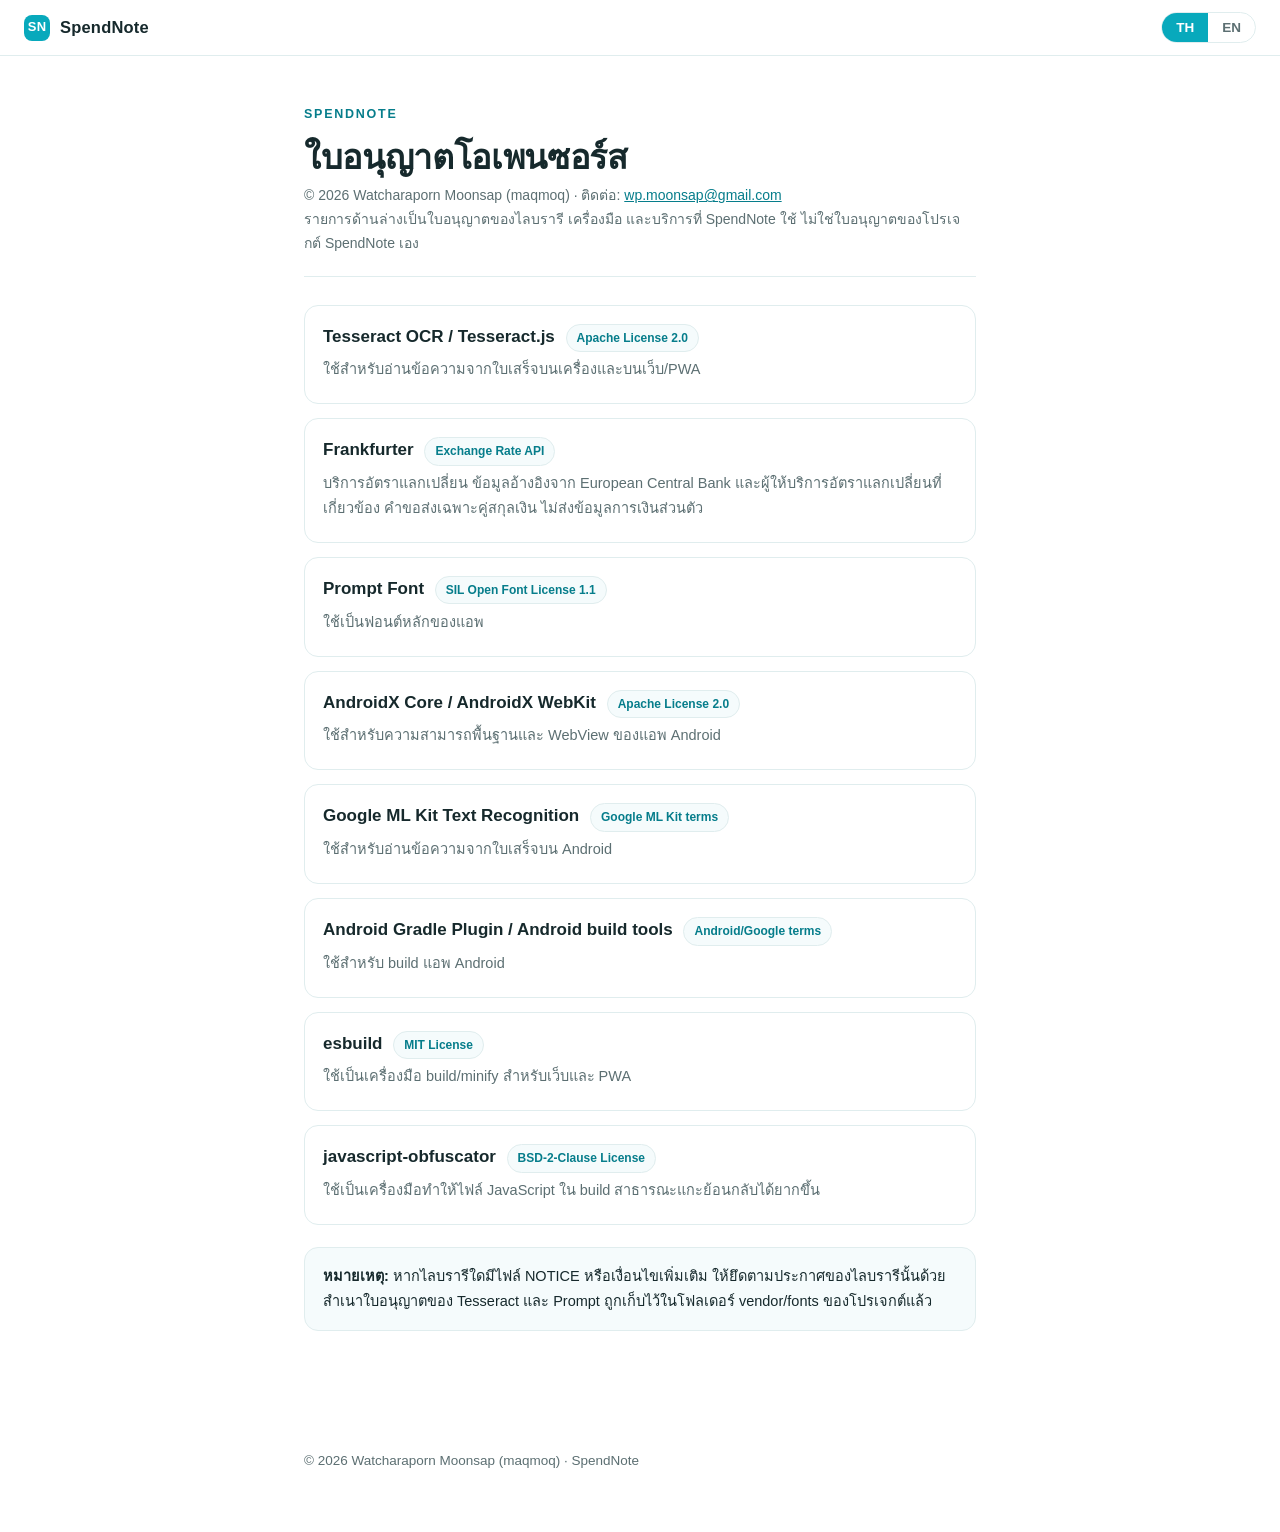
<file: licenses.html>
<!DOCTYPE html>
<html lang="th">
<head>
<meta charset="UTF-8">
<meta name="viewport" content="width=device-width, initial-scale=1, viewport-fit=cover">
<meta name="theme-color" content="#08a9bc">
<title>SpendNote — ใบอนุญาตโอเพนซอร์ส / Open Source Licenses</title>
<style>
  :root{
    --accent:#08a9bc; --accent-dark:#067d8b; --ink:#16292c; --muted:#5c6f72;
    --line:#e0edee; --bg:#ffffff; --panel:#f5fbfc; --radius:14px;
  }
  *{box-sizing:border-box}
  html{-webkit-text-size-adjust:100%}
  body{margin:0; background:var(--bg); color:var(--ink);
    font-family:-apple-system,BlinkMacSystemFont,"Segoe UI",Roboto,"Noto Sans Thai","Helvetica Neue",Arial,sans-serif;
    line-height:1.72; font-size:16.5px}
  .bar{position:sticky; top:0; z-index:10; background:rgba(255,255,255,.92);
    backdrop-filter:saturate(1.2) blur(8px); border-bottom:1px solid var(--line);
    display:flex; align-items:center; justify-content:space-between; padding:12px clamp(16px,5vw,24px)}
  .brand{display:flex; align-items:center; gap:10px; font-weight:700; letter-spacing:.2px}
  .brand .dot{width:26px; height:26px; border-radius:8px; background:var(--accent);
    display:grid; place-items:center; color:#fff; font-size:13px; font-weight:800}
  .toggle{display:inline-flex; border:1px solid var(--line); border-radius:999px; overflow:hidden}
  .toggle button{appearance:none; border:0; background:transparent; color:var(--muted);
    padding:7px 14px; font-size:13.5px; font-weight:700; cursor:pointer}
  .toggle button[aria-pressed="true"]{background:var(--accent); color:#fff}
  .toggle button:focus-visible{outline:2px solid var(--accent-dark); outline-offset:2px}
  main{max-width:720px; margin:0 auto; padding:clamp(24px,6vw,48px) clamp(16px,5vw,24px) 96px}
  .eyebrow{font-size:12.5px; font-weight:800; letter-spacing:.14em; text-transform:uppercase; color:var(--accent-dark)}
  h1{font-size:clamp(26px,6vw,34px); line-height:1.2; margin:.35em 0 .15em; letter-spacing:-.01em}
  .meta{color:var(--muted); font-size:14px; margin:0 0 28px; padding-bottom:20px; border-bottom:1px solid var(--line)}
  .lib{border:1px solid var(--line); border-radius:var(--radius); padding:16px 18px; margin:14px 0; background:#fff}
  .lib h3{margin:0 0 4px; font-size:17px}
  .badge{display:inline-block; font-size:12px; font-weight:800; color:var(--accent-dark);
    background:var(--panel); border:1px solid var(--line); border-radius:999px; padding:3px 10px; margin-left:6px}
  .lib p{margin:.35em 0; color:var(--muted); font-size:14.5px}
  .note{background:var(--panel); border:1px solid var(--line); border-radius:var(--radius); padding:16px 18px; margin:22px 0; font-size:14.5px}
  a{color:var(--accent-dark)}
  footer{max-width:720px; margin:0 auto; padding:0 clamp(16px,5vw,24px) 60px; color:var(--muted); font-size:13.5px}
  [data-lang]{display:none}
  body.lang-th [data-lang="th"]{display:block}
  body.lang-en [data-lang="en"]{display:block}
</style>
</head>
<body class="lang-th">
  <div class="bar">
    <div class="brand"><span class="dot">SN</span> SpendNote</div>
    <div class="toggle" role="group" aria-label="Language">
      <button id="btn-th" aria-pressed="true" onclick="setLang('th')">TH</button>
      <button id="btn-en" aria-pressed="false" onclick="setLang('en')">EN</button>
    </div>
  </div>

  <main>
    <!-- THAI -->
    <div data-lang="th">
      <div class="eyebrow">SpendNote</div>
      <h1>ใบอนุญาตโอเพนซอร์ส</h1>
      <p class="meta">© 2026 Watcharaporn Moonsap (maqmoq) · ติดต่อ: <a href="mailto:wp.moonsap@gmail.com">wp.moonsap@gmail.com</a><br>รายการด้านล่างเป็นใบอนุญาตของไลบรารี เครื่องมือ และบริการที่ SpendNote ใช้ ไม่ใช่ใบอนุญาตของโปรเจกต์ SpendNote เอง</p>

      <div class="lib">
        <h3>Tesseract OCR / Tesseract.js <span class="badge">Apache License 2.0</span></h3>
        <p>ใช้สำหรับอ่านข้อความจากใบเสร็จบนเครื่องและบนเว็บ/PWA</p>
      </div>

      <div class="lib">
        <h3>Frankfurter <span class="badge">Exchange Rate API</span></h3>
        <p>บริการอัตราแลกเปลี่ยน ข้อมูลอ้างอิงจาก European Central Bank และผู้ให้บริการอัตราแลกเปลี่ยนที่เกี่ยวข้อง คำขอส่งเฉพาะคู่สกุลเงิน ไม่ส่งข้อมูลการเงินส่วนตัว</p>
      </div>

      <div class="lib">
        <h3>Prompt Font <span class="badge">SIL Open Font License 1.1</span></h3>
        <p>ใช้เป็นฟอนต์หลักของแอพ</p>
      </div>

      <div class="lib">
        <h3>AndroidX Core / AndroidX WebKit <span class="badge">Apache License 2.0</span></h3>
        <p>ใช้สำหรับความสามารถพื้นฐานและ WebView ของแอพ Android</p>
      </div>

      <div class="lib">
        <h3>Google ML Kit Text Recognition <span class="badge">Google ML Kit terms</span></h3>
        <p>ใช้สำหรับอ่านข้อความจากใบเสร็จบน Android</p>
      </div>

      <div class="lib">
        <h3>Android Gradle Plugin / Android build tools <span class="badge">Android/Google terms</span></h3>
        <p>ใช้สำหรับ build แอพ Android</p>
      </div>

      <div class="lib">
        <h3>esbuild <span class="badge">MIT License</span></h3>
        <p>ใช้เป็นเครื่องมือ build/minify สำหรับเว็บและ PWA</p>
      </div>

      <div class="lib">
        <h3>javascript-obfuscator <span class="badge">BSD-2-Clause License</span></h3>
        <p>ใช้เป็นเครื่องมือทำให้ไฟล์ JavaScript ใน build สาธารณะแกะย้อนกลับได้ยากขึ้น</p>
      </div>

      <div class="note">
        <strong>หมายเหตุ:</strong> หากไลบรารีใดมีไฟล์ NOTICE หรือเงื่อนไขเพิ่มเติม ให้ยึดตามประกาศของไลบรารีนั้นด้วย สำเนาใบอนุญาตของ Tesseract และ Prompt ถูกเก็บไว้ในโฟลเดอร์ vendor/fonts ของโปรเจกต์แล้ว
      </div>
    </div>

    <!-- ENGLISH -->
    <div data-lang="en">
      <div class="eyebrow">SpendNote</div>
      <h1>Open Source Licenses</h1>
      <p class="meta">© 2026 Watcharaporn Moonsap (maqmoq) · Contact: <a href="mailto:wp.moonsap@gmail.com">wp.moonsap@gmail.com</a><br>The licenses below belong to third-party libraries, tools, and services used by SpendNote. They are not the license of the SpendNote project itself.</p>

      <div class="lib">
        <h3>Tesseract OCR / Tesseract.js <span class="badge">Apache License 2.0</span></h3>
        <p>Used for on-device and browser/PWA receipt text recognition.</p>
      </div>

      <div class="lib">
        <h3>Frankfurter <span class="badge">Exchange Rate API</span></h3>
        <p>Exchange-rate service using European Central Bank and related provider data. Requests send only currency-pair queries, not personal financial data.</p>
      </div>

      <div class="lib">
        <h3>Prompt Font <span class="badge">SIL Open Font License 1.1</span></h3>
        <p>Used as the app's primary font.</p>
      </div>

      <div class="lib">
        <h3>AndroidX Core / AndroidX WebKit <span class="badge">Apache License 2.0</span></h3>
        <p>Used for Android app and WebView functionality.</p>
      </div>

      <div class="lib">
        <h3>Google ML Kit Text Recognition <span class="badge">Google ML Kit terms</span></h3>
        <p>Used for Android receipt OCR.</p>
      </div>

      <div class="lib">
        <h3>Android Gradle Plugin / Android build tools <span class="badge">Android/Google terms</span></h3>
        <p>Used to build the Android app.</p>
      </div>

      <div class="lib">
        <h3>esbuild <span class="badge">MIT License</span></h3>
        <p>Used as a web/PWA build and minification tool.</p>
      </div>

      <div class="lib">
        <h3>javascript-obfuscator <span class="badge">BSD-2-Clause License</span></h3>
        <p>Used to make public JavaScript builds harder to reverse-engineer.</p>
      </div>

      <div class="note">
        <strong>Note:</strong> If a component ships a NOTICE file or additional terms, those notices also apply. Copies of Tesseract and Prompt font license files are included in the project vendor/fonts folders.
      </div>
    </div>
  </main>

  <footer>© 2026 Watcharaporn Moonsap (maqmoq) · SpendNote</footer>

<script>
  function setLang(l){
    document.body.className = 'lang-' + l;
    document.documentElement.lang = l;
    document.getElementById('btn-th').setAttribute('aria-pressed', l==='th');
    document.getElementById('btn-en').setAttribute('aria-pressed', l==='en');
  }
</script>
</body>
</html>
</file>
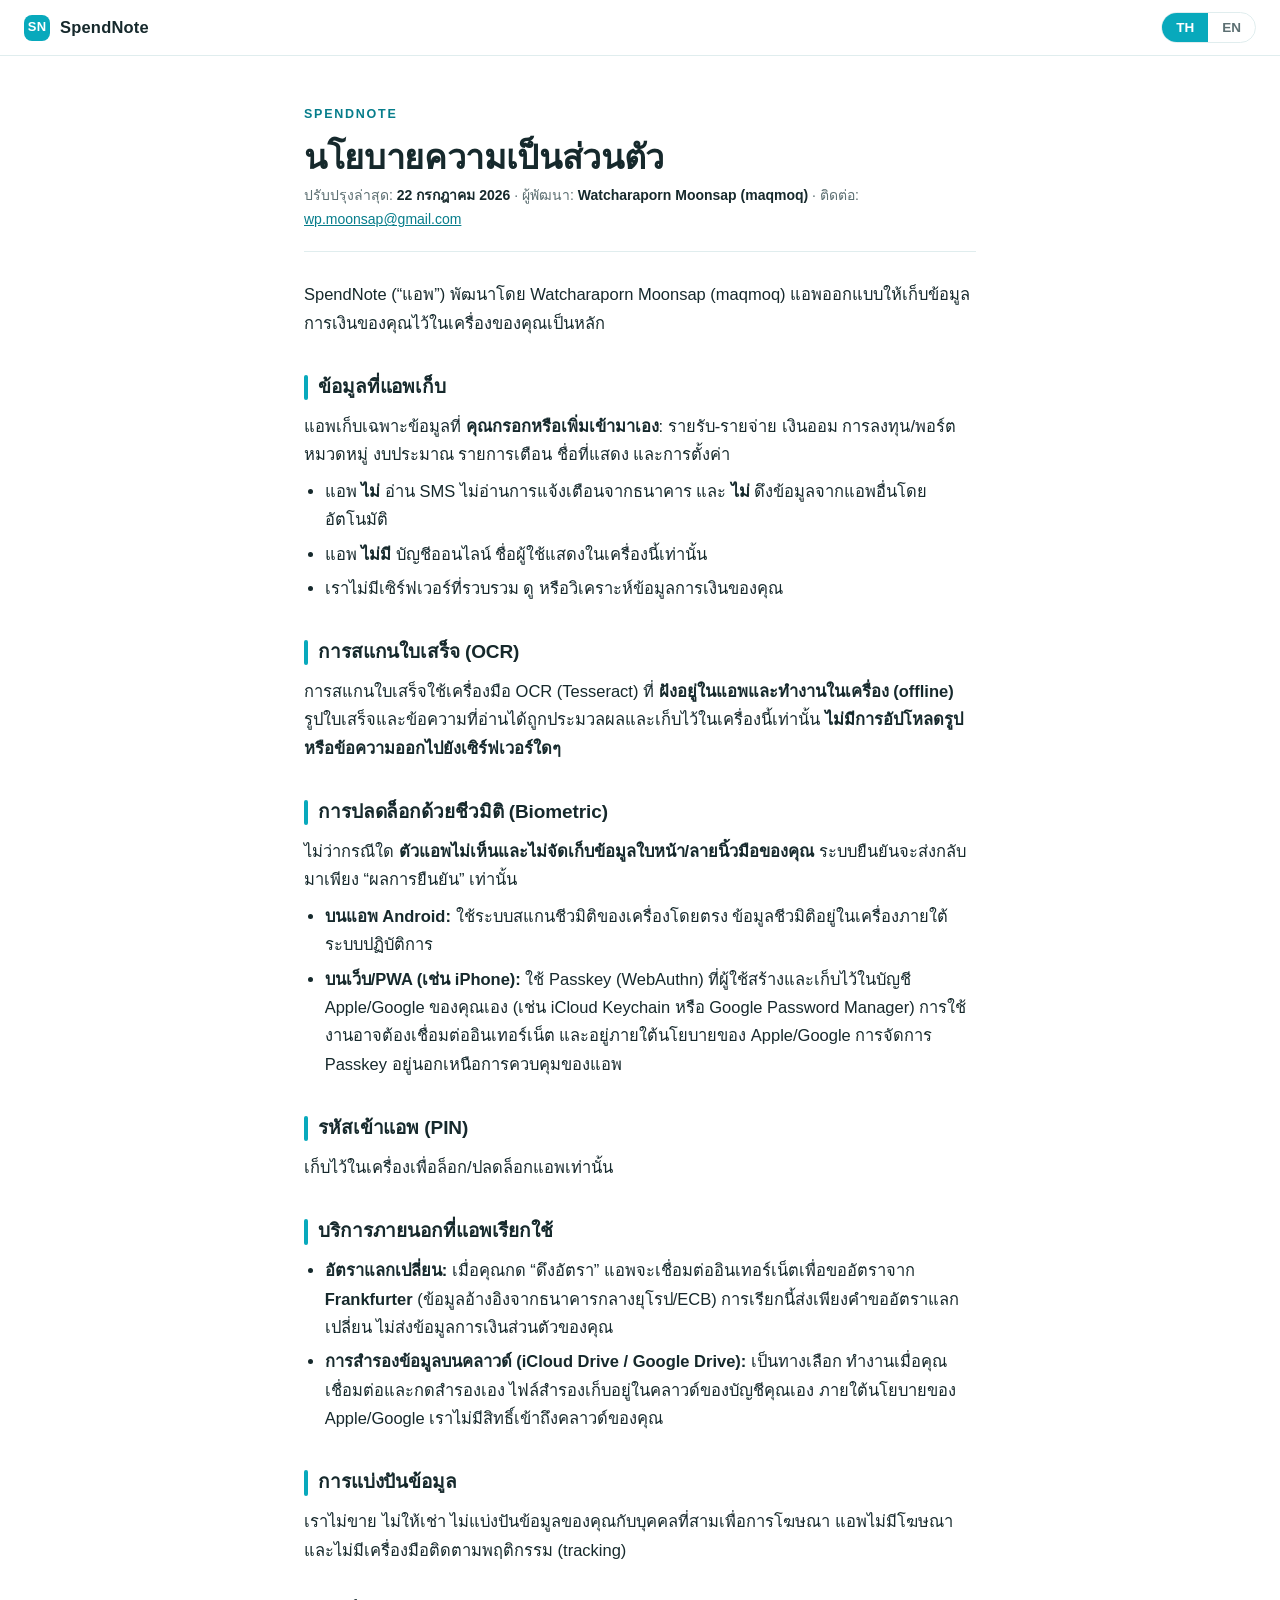
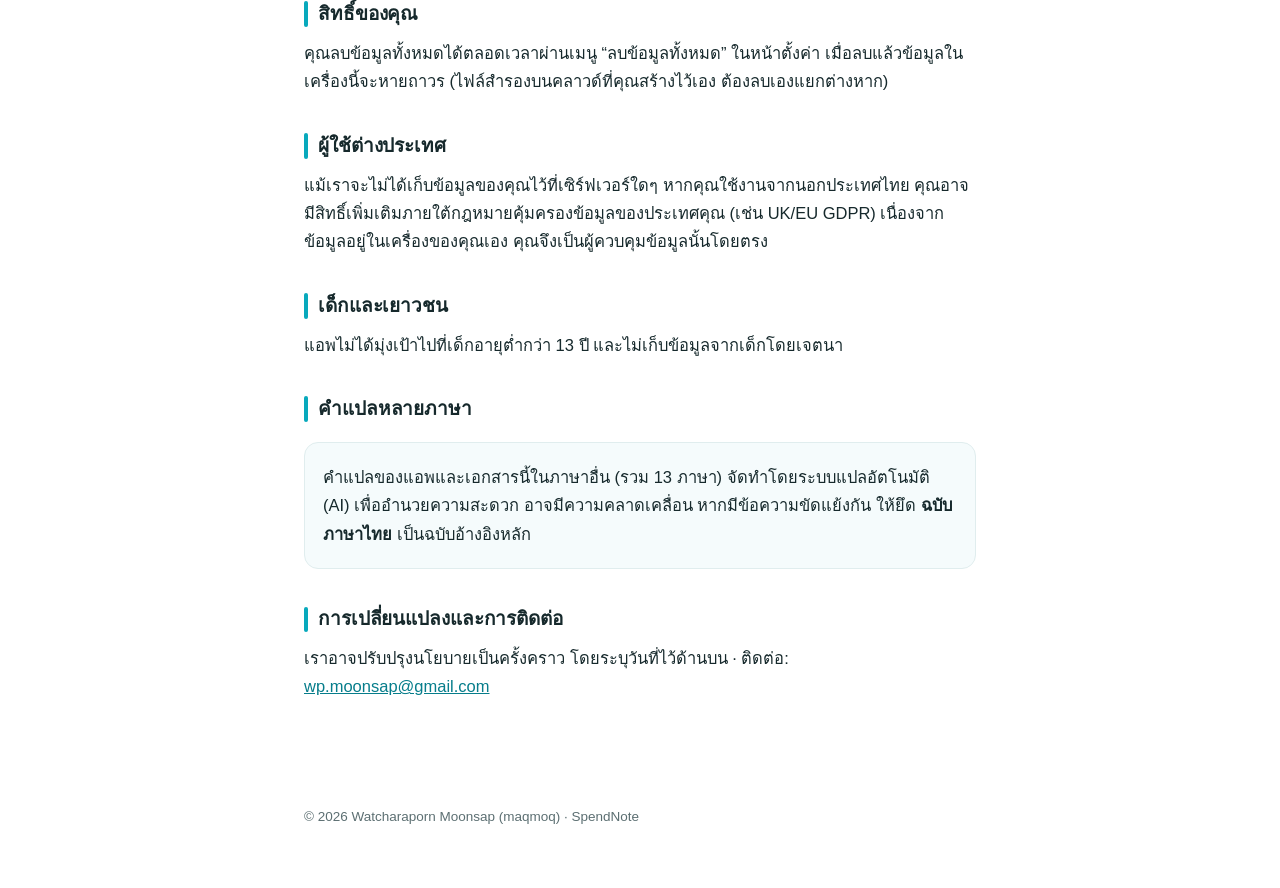
<file: privacy.html>
<!DOCTYPE html>
<html lang="th">
<head>
<meta charset="UTF-8">
<meta name="viewport" content="width=device-width, initial-scale=1, viewport-fit=cover">
<meta name="theme-color" content="#08a9bc">
<title>SpendNote — นโยบายความเป็นส่วนตัว / Privacy Policy</title>
<style>
  :root{
    --accent:#08a9bc; --accent-dark:#067d8b; --ink:#16292c; --muted:#5c6f72;
    --line:#e0edee; --bg:#ffffff; --panel:#f5fbfc; --radius:14px;
  }
  *{box-sizing:border-box}
  html{-webkit-text-size-adjust:100%}
  body{
    margin:0; background:var(--bg); color:var(--ink);
    font-family:-apple-system,BlinkMacSystemFont,"Segoe UI",Roboto,"Noto Sans Thai","Helvetica Neue",Arial,sans-serif;
    line-height:1.72; font-size:16.5px;
  }
  .bar{
    position:sticky; top:0; z-index:10; background:rgba(255,255,255,.92);
    backdrop-filter:saturate(1.2) blur(8px); border-bottom:1px solid var(--line);
    display:flex; align-items:center; justify-content:space-between;
    padding:12px clamp(16px,5vw,24px);
  }
  .brand{display:flex; align-items:center; gap:10px; font-weight:700; letter-spacing:.2px}
  .brand .dot{width:26px; height:26px; border-radius:8px; background:var(--accent);
    display:grid; place-items:center; color:#fff; font-size:13px; font-weight:800}
  .toggle{display:inline-flex; border:1px solid var(--line); border-radius:999px; overflow:hidden}
  .toggle button{
    appearance:none; border:0; background:transparent; color:var(--muted);
    padding:7px 14px; font-size:13.5px; font-weight:700; cursor:pointer;
  }
  .toggle button[aria-pressed="true"]{background:var(--accent); color:#fff}
  .toggle button:focus-visible{outline:2px solid var(--accent-dark); outline-offset:2px}
  main{max-width:720px; margin:0 auto; padding:clamp(24px,6vw,48px) clamp(16px,5vw,24px) 96px}
  .eyebrow{font-size:12.5px; font-weight:800; letter-spacing:.14em; text-transform:uppercase; color:var(--accent-dark)}
  h1{font-size:clamp(26px,6vw,34px); line-height:1.2; margin:.35em 0 .15em; letter-spacing:-.01em}
  .meta{color:var(--muted); font-size:14px; margin:0 0 28px; padding-bottom:20px; border-bottom:1px solid var(--line)}
  .meta b{color:var(--ink)}
  h2{font-size:19px; margin:34px 0 8px; padding-left:14px; position:relative; letter-spacing:-.005em}
  h2::before{content:""; position:absolute; left:0; top:.18em; bottom:.18em; width:4px; border-radius:3px; background:var(--accent)}
  p{margin:.5em 0}
  ul{margin:.5em 0; padding-left:1.25em}
  li{margin:.35em 0}
  .callout{background:var(--panel); border:1px solid var(--line); border-radius:var(--radius); padding:16px 18px; margin:16px 0}
  .callout p{margin:.25em 0}
  strong{color:var(--ink)}
  a{color:var(--accent-dark)}
  footer{max-width:720px; margin:0 auto; padding:0 clamp(16px,5vw,24px) 60px; color:var(--muted); font-size:13.5px}
  [data-lang]{display:none}
  body.lang-th [data-lang="th"]{display:block}
  body.lang-en [data-lang="en"]{display:block}
  @media (prefers-reduced-motion:reduce){*{scroll-behavior:auto}}
</style>
</head>
<body class="lang-th">
  <div class="bar">
    <div class="brand"><span class="dot">SN</span> SpendNote</div>
    <div class="toggle" role="group" aria-label="Language">
      <button id="btn-th" aria-pressed="true" onclick="setLang('th')">TH</button>
      <button id="btn-en" aria-pressed="false" onclick="setLang('en')">EN</button>
    </div>
  </div>

  <main>
    <!-- ============ THAI ============ -->
    <div data-lang="th">
      <div class="eyebrow">SpendNote</div>
      <h1>นโยบายความเป็นส่วนตัว</h1>
      <p class="meta">ปรับปรุงล่าสุด: <b>22 กรกฎาคม 2026</b> · ผู้พัฒนา: <b>Watcharaporn Moonsap (maqmoq)</b> · ติดต่อ: <a href="mailto:wp.moonsap@gmail.com">wp.moonsap@gmail.com</a></p>

      <p>SpendNote (“แอพ”) พัฒนาโดย Watcharaporn Moonsap (maqmoq) แอพออกแบบให้เก็บข้อมูลการเงินของคุณไว้ในเครื่องของคุณเป็นหลัก</p>

      <h2>ข้อมูลที่แอพเก็บ</h2>
      <p>แอพเก็บเฉพาะข้อมูลที่ <strong>คุณกรอกหรือเพิ่มเข้ามาเอง</strong>: รายรับ-รายจ่าย เงินออม การลงทุน/พอร์ต หมวดหมู่ งบประมาณ รายการเตือน ชื่อที่แสดง และการตั้งค่า</p>
      <ul>
        <li>แอพ <strong>ไม่</strong> อ่าน SMS ไม่อ่านการแจ้งเตือนจากธนาคาร และ <strong>ไม่</strong> ดึงข้อมูลจากแอพอื่นโดยอัตโนมัติ</li>
        <li>แอพ <strong>ไม่มี</strong> บัญชีออนไลน์ ชื่อผู้ใช้แสดงในเครื่องนี้เท่านั้น</li>
        <li>เราไม่มีเซิร์ฟเวอร์ที่รวบรวม ดู หรือวิเคราะห์ข้อมูลการเงินของคุณ</li>
      </ul>

      <h2>การสแกนใบเสร็จ (OCR)</h2>
      <p>การสแกนใบเสร็จใช้เครื่องมือ OCR (Tesseract) ที่ <strong>ฝังอยู่ในแอพและทำงานในเครื่อง (offline)</strong> รูปใบเสร็จและข้อความที่อ่านได้ถูกประมวลผลและเก็บไว้ในเครื่องนี้เท่านั้น <strong>ไม่มีการอัปโหลดรูปหรือข้อความออกไปยังเซิร์ฟเวอร์ใดๆ</strong></p>

      <h2>การปลดล็อกด้วยชีวมิติ (Biometric)</h2>
      <p>ไม่ว่ากรณีใด <strong>ตัวแอพไม่เห็นและไม่จัดเก็บข้อมูลใบหน้า/ลายนิ้วมือของคุณ</strong> ระบบยืนยันจะส่งกลับมาเพียง “ผลการยืนยัน” เท่านั้น</p>
      <ul>
        <li><strong>บนแอพ Android:</strong> ใช้ระบบสแกนชีวมิติของเครื่องโดยตรง ข้อมูลชีวมิติอยู่ในเครื่องภายใต้ระบบปฏิบัติการ</li>
        <li><strong>บนเว็บ/PWA (เช่น iPhone):</strong> ใช้ Passkey (WebAuthn) ที่ผู้ใช้สร้างและเก็บไว้ในบัญชี Apple/Google ของคุณเอง (เช่น iCloud Keychain หรือ Google Password Manager) การใช้งานอาจต้องเชื่อมต่ออินเทอร์เน็ต และอยู่ภายใต้นโยบายของ Apple/Google การจัดการ Passkey อยู่นอกเหนือการควบคุมของแอพ</li>
      </ul>

      <h2>รหัสเข้าแอพ (PIN)</h2>
      <p>เก็บไว้ในเครื่องเพื่อล็อก/ปลดล็อกแอพเท่านั้น</p>

      <h2>บริการภายนอกที่แอพเรียกใช้</h2>
      <ul>
        <li><strong>อัตราแลกเปลี่ยน:</strong> เมื่อคุณกด “ดึงอัตรา” แอพจะเชื่อมต่ออินเทอร์เน็ตเพื่อขออัตราจาก <strong>Frankfurter</strong> (ข้อมูลอ้างอิงจากธนาคารกลางยุโรป/ECB) การเรียกนี้ส่งเพียงคำขออัตราแลกเปลี่ยน ไม่ส่งข้อมูลการเงินส่วนตัวของคุณ</li>
        <li><strong>การสำรองข้อมูลบนคลาวด์ (iCloud Drive / Google Drive):</strong> เป็นทางเลือก ทำงานเมื่อคุณเชื่อมต่อและกดสำรองเอง ไฟล์สำรองเก็บอยู่ในคลาวด์ของบัญชีคุณเอง ภายใต้นโยบายของ Apple/Google เราไม่มีสิทธิ์เข้าถึงคลาวด์ของคุณ</li>
      </ul>

      <h2>การแบ่งปันข้อมูล</h2>
      <p>เราไม่ขาย ไม่ให้เช่า ไม่แบ่งปันข้อมูลของคุณกับบุคคลที่สามเพื่อการโฆษณา แอพไม่มีโฆษณาและไม่มีเครื่องมือติดตามพฤติกรรม (tracking)</p>

      <h2>สิทธิ์ของคุณ</h2>
      <p>คุณลบข้อมูลทั้งหมดได้ตลอดเวลาผ่านเมนู “ลบข้อมูลทั้งหมด” ในหน้าตั้งค่า เมื่อลบแล้วข้อมูลในเครื่องนี้จะหายถาวร (ไฟล์สำรองบนคลาวด์ที่คุณสร้างไว้เอง ต้องลบเองแยกต่างหาก)</p>

      <h2>ผู้ใช้ต่างประเทศ</h2>
      <p>แม้เราจะไม่ได้เก็บข้อมูลของคุณไว้ที่เซิร์ฟเวอร์ใดๆ หากคุณใช้งานจากนอกประเทศไทย คุณอาจมีสิทธิ์เพิ่มเติมภายใต้กฎหมายคุ้มครองข้อมูลของประเทศคุณ (เช่น UK/EU GDPR) เนื่องจากข้อมูลอยู่ในเครื่องของคุณเอง คุณจึงเป็นผู้ควบคุมข้อมูลนั้นโดยตรง</p>

      <h2>เด็กและเยาวชน</h2>
      <p>แอพไม่ได้มุ่งเป้าไปที่เด็กอายุต่ำกว่า 13 ปี และไม่เก็บข้อมูลจากเด็กโดยเจตนา</p>

      <h2>คำแปลหลายภาษา</h2>
      <div class="callout">
        <p>คำแปลของแอพและเอกสารนี้ในภาษาอื่น (รวม 13 ภาษา) จัดทำโดยระบบแปลอัตโนมัติ (AI) เพื่ออำนวยความสะดวก อาจมีความคลาดเคลื่อน หากมีข้อความขัดแย้งกัน ให้ยึด <strong>ฉบับภาษาไทย</strong> เป็นฉบับอ้างอิงหลัก</p>
      </div>

      <h2>การเปลี่ยนแปลงและการติดต่อ</h2>
      <p>เราอาจปรับปรุงนโยบายเป็นครั้งคราว โดยระบุวันที่ไว้ด้านบน · ติดต่อ: <a href="mailto:wp.moonsap@gmail.com">wp.moonsap@gmail.com</a></p>
    </div>

    <!-- ============ ENGLISH ============ -->
    <div data-lang="en">
      <div class="eyebrow">SpendNote</div>
      <h1>Privacy Policy</h1>
      <p class="meta">Last updated: <b>22 July 2026</b> · Developer: <b>Watcharaporn Moonsap (maqmoq)</b> · Contact: <a href="mailto:wp.moonsap@gmail.com">wp.moonsap@gmail.com</a></p>

      <p>SpendNote (“the App”) is developed by Watcharaporn Moonsap (maqmoq). The App is designed to keep your financial data primarily on your own device.</p>

      <h2>Data we store</h2>
      <p>Only what <strong>you enter yourself</strong>: income/expense entries, savings, investments/portfolio, categories, budgets, reminders, display name, and settings.</p>
      <ul>
        <li>The App does <strong>not</strong> read SMS, does <strong>not</strong> read bank notifications, and does <strong>not</strong> auto-pull data from other apps.</li>
        <li>There is <strong>no</strong> online account; your name shows on this device only.</li>
        <li>We run no server that collects, views, or analyses your financial data.</li>
      </ul>

      <h2>Receipt scanning (OCR)</h2>
      <p>Receipt scanning uses an OCR engine (Tesseract) <strong>embedded in the App and running on-device (offline)</strong>. Receipt images and recognised text are processed and kept on this device only; <strong>nothing is uploaded to any server</strong>.</p>

      <h2>Biometric unlock</h2>
      <p>In all cases, <strong>the App never sees or stores your face/fingerprint data</strong>; the system returns only a verification result.</p>
      <ul>
        <li><strong>Android app:</strong> uses the device's native biometric system; biometric data stays on-device under the OS.</li>
        <li><strong>Web/PWA (e.g. iPhone):</strong> uses a Passkey (WebAuthn) that you create and store in your own Apple/Google account (e.g. iCloud Keychain or Google Password Manager). This may require internet and is governed by Apple/Google; passkey management is outside the App's control.</li>
      </ul>

      <h2>App passcode (PIN)</h2>
      <p>Stored on device solely to lock/unlock the App.</p>

      <h2>External services</h2>
      <ul>
        <li><strong>Exchange rates:</strong> Tapping “Get rate” connects to the internet to fetch rates from <strong>Frankfurter</strong> (data sourced from the European Central Bank). The request sends only a rate query — not your personal financial data.</li>
        <li><strong>Cloud backup (iCloud Drive / Google Drive):</strong> Optional; runs only when you connect and back up manually. Backups are stored in your own cloud account under Apple's/Google's policies. We cannot access your cloud.</li>
      </ul>

      <h2>Data sharing</h2>
      <p>We do not sell, rent, or share your data with third parties for advertising. No ads, no behavioural tracking.</p>

      <h2>Your rights</h2>
      <p>Delete all data anytime via “Delete all data” in Settings (permanent on this device). Cloud backups you created must be deleted separately by you.</p>

      <h2>International users</h2>
      <p>Although we store none of your data on any server, if you use the App from outside Thailand you may have additional rights under your local data-protection laws (e.g. UK/EU GDPR). As your data lives on your own device, you directly control it.</p>

      <h2>Children</h2>
      <p>Not directed at children under 13; we do not knowingly collect data from children.</p>

      <h2>Multi-language translations</h2>
      <div class="callout">
        <p>Translations of the App and this document (13 languages) are machine-generated (AI) for convenience and may contain inaccuracies. In case of conflict, the <strong>Thai version prevails</strong>.</p>
      </div>

      <h2>Changes and contact</h2>
      <p>We may update this policy; the date above reflects changes. Contact: <a href="mailto:wp.moonsap@gmail.com">wp.moonsap@gmail.com</a></p>
    </div>
  </main>

  <footer>© 2026 Watcharaporn Moonsap (maqmoq) · SpendNote</footer>

<script>
  function setLang(l){
    document.body.className = 'lang-' + l;
    document.documentElement.lang = l;
    document.getElementById('btn-th').setAttribute('aria-pressed', l==='th');
    document.getElementById('btn-en').setAttribute('aria-pressed', l==='en');
  }
</script>
</body>
</html>
</file>
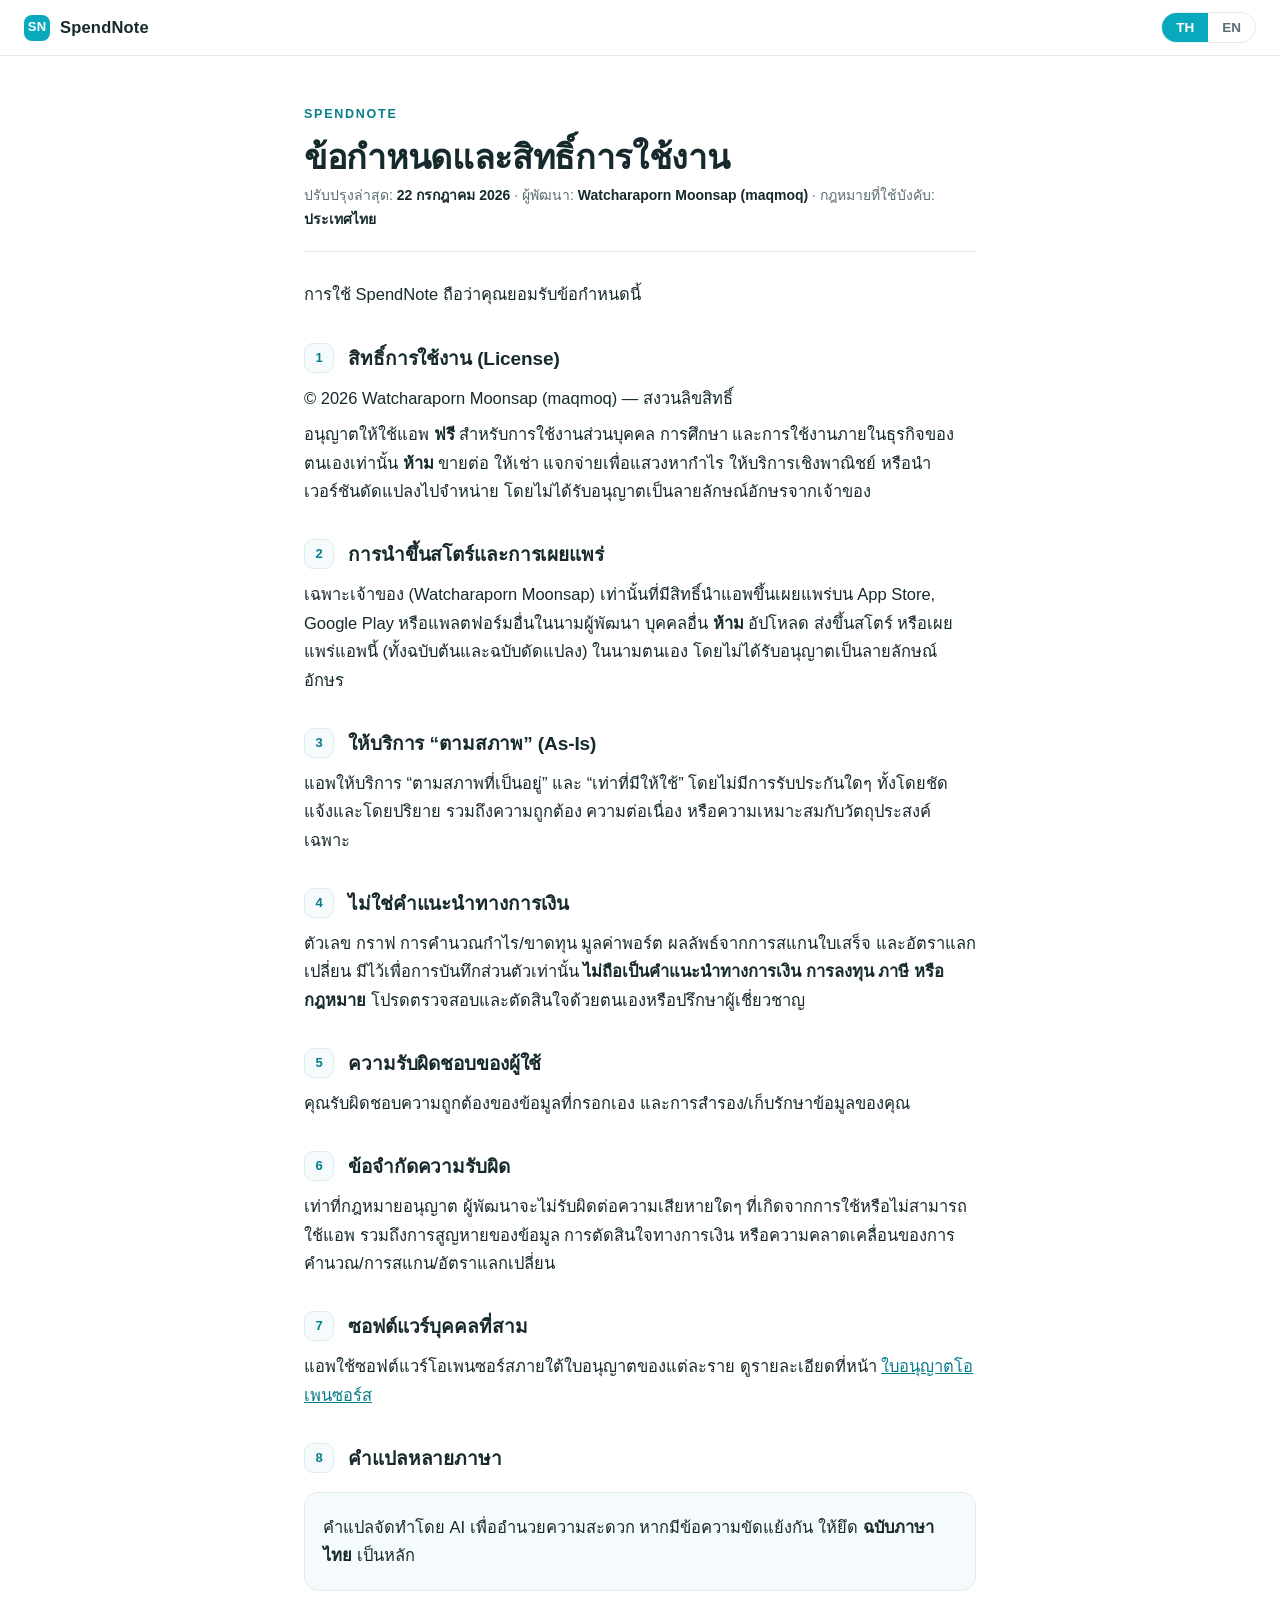
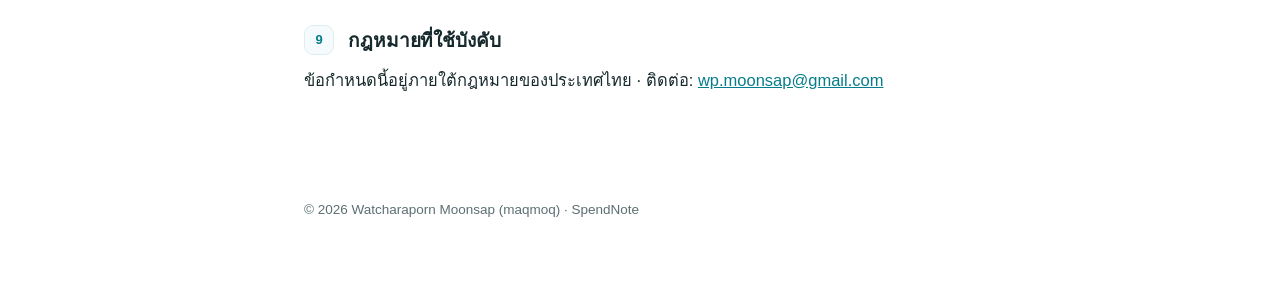
<file: terms.html>
<!DOCTYPE html>
<html lang="th">
<head>
<meta charset="UTF-8">
<meta name="viewport" content="width=device-width, initial-scale=1, viewport-fit=cover">
<meta name="theme-color" content="#08a9bc">
<title>SpendNote — ข้อกำหนดและสิทธิ์การใช้งาน / Terms &amp; License</title>
<style>
  :root{
    --accent:#08a9bc; --accent-dark:#067d8b; --ink:#16292c; --muted:#5c6f72;
    --line:#e0edee; --bg:#ffffff; --panel:#f5fbfc; --radius:14px;
  }
  *{box-sizing:border-box}
  html{-webkit-text-size-adjust:100%}
  body{
    margin:0; background:var(--bg); color:var(--ink);
    font-family:-apple-system,BlinkMacSystemFont,"Segoe UI",Roboto,"Noto Sans Thai","Helvetica Neue",Arial,sans-serif;
    line-height:1.72; font-size:16.5px;
  }
  .bar{
    position:sticky; top:0; z-index:10; background:rgba(255,255,255,.92);
    backdrop-filter:saturate(1.2) blur(8px); border-bottom:1px solid var(--line);
    display:flex; align-items:center; justify-content:space-between;
    padding:12px clamp(16px,5vw,24px);
  }
  .brand{display:flex; align-items:center; gap:10px; font-weight:700; letter-spacing:.2px}
  .brand .dot{width:26px; height:26px; border-radius:8px; background:var(--accent);
    display:grid; place-items:center; color:#fff; font-size:13px; font-weight:800}
  .toggle{display:inline-flex; border:1px solid var(--line); border-radius:999px; overflow:hidden}
  .toggle button{appearance:none; border:0; background:transparent; color:var(--muted);
    padding:7px 14px; font-size:13.5px; font-weight:700; cursor:pointer}
  .toggle button[aria-pressed="true"]{background:var(--accent); color:#fff}
  .toggle button:focus-visible{outline:2px solid var(--accent-dark); outline-offset:2px}
  main{max-width:720px; margin:0 auto; padding:clamp(24px,6vw,48px) clamp(16px,5vw,24px) 96px}
  .eyebrow{font-size:12.5px; font-weight:800; letter-spacing:.14em; text-transform:uppercase; color:var(--accent-dark)}
  h1{font-size:clamp(26px,6vw,34px); line-height:1.2; margin:.35em 0 .15em; letter-spacing:-.01em}
  .meta{color:var(--muted); font-size:14px; margin:0 0 28px; padding-bottom:20px; border-bottom:1px solid var(--line)}
  .meta b{color:var(--ink)}
  h2{font-size:19px; margin:34px 0 8px; padding-left:44px; position:relative; letter-spacing:-.005em; min-height:1.4em}
  h2 .n{position:absolute; left:0; top:0; width:30px; height:30px; border-radius:9px;
    background:var(--panel); border:1px solid var(--line); color:var(--accent-dark);
    display:grid; place-items:center; font-size:13px; font-weight:800}
  p{margin:.5em 0}
  ul{margin:.5em 0; padding-left:1.25em}
  strong{color:var(--ink)}
  a{color:var(--accent-dark)}
  .callout{background:var(--panel); border:1px solid var(--line); border-radius:var(--radius); padding:16px 18px; margin:16px 0}
  .callout p{margin:.25em 0}
  footer{max-width:720px; margin:0 auto; padding:0 clamp(16px,5vw,24px) 60px; color:var(--muted); font-size:13.5px}
  [data-lang]{display:none}
  body.lang-th [data-lang="th"]{display:block}
  body.lang-en [data-lang="en"]{display:block}
  @media (prefers-reduced-motion:reduce){*{scroll-behavior:auto}}
</style>
</head>
<body class="lang-th">
  <div class="bar">
    <div class="brand"><span class="dot">SN</span> SpendNote</div>
    <div class="toggle" role="group" aria-label="Language">
      <button id="btn-th" aria-pressed="true" onclick="setLang('th')">TH</button>
      <button id="btn-en" aria-pressed="false" onclick="setLang('en')">EN</button>
    </div>
  </div>

  <main>
    <!-- ============ THAI ============ -->
    <div data-lang="th">
      <div class="eyebrow">SpendNote</div>
      <h1>ข้อกำหนดและสิทธิ์การใช้งาน</h1>
      <p class="meta">ปรับปรุงล่าสุด: <b>22 กรกฎาคม 2026</b> · ผู้พัฒนา: <b>Watcharaporn Moonsap (maqmoq)</b> · กฎหมายที่ใช้บังคับ: <b>ประเทศไทย</b></p>
      <p>การใช้ SpendNote ถือว่าคุณยอมรับข้อกำหนดนี้</p>

      <h2><span class="n">1</span>สิทธิ์การใช้งาน (License)</h2>
      <p>© 2026 Watcharaporn Moonsap (maqmoq) — สงวนลิขสิทธิ์</p>
      <p>อนุญาตให้ใช้แอพ <strong>ฟรี</strong> สำหรับการใช้งานส่วนบุคคล การศึกษา และการใช้งานภายในธุรกิจของตนเองเท่านั้น <strong>ห้าม</strong> ขายต่อ ให้เช่า แจกจ่ายเพื่อแสวงหากำไร ให้บริการเชิงพาณิชย์ หรือนำเวอร์ชันดัดแปลงไปจำหน่าย โดยไม่ได้รับอนุญาตเป็นลายลักษณ์อักษรจากเจ้าของ</p>

      <h2><span class="n">2</span>การนำขึ้นสโตร์และการเผยแพร่</h2>
      <p>เฉพาะเจ้าของ (Watcharaporn Moonsap) เท่านั้นที่มีสิทธิ์นำแอพขึ้นเผยแพร่บน App Store, Google Play หรือแพลตฟอร์มอื่นในนามผู้พัฒนา บุคคลอื่น <strong>ห้าม</strong> อัปโหลด ส่งขึ้นสโตร์ หรือเผยแพร่แอพนี้ (ทั้งฉบับต้นและฉบับดัดแปลง) ในนามตนเอง โดยไม่ได้รับอนุญาตเป็นลายลักษณ์อักษร</p>

      <h2><span class="n">3</span>ให้บริการ “ตามสภาพ” (As-Is)</h2>
      <p>แอพให้บริการ “ตามสภาพที่เป็นอยู่” และ “เท่าที่มีให้ใช้” โดยไม่มีการรับประกันใดๆ ทั้งโดยชัดแจ้งและโดยปริยาย รวมถึงความถูกต้อง ความต่อเนื่อง หรือความเหมาะสมกับวัตถุประสงค์เฉพาะ</p>

      <h2><span class="n">4</span>ไม่ใช่คำแนะนำทางการเงิน</h2>
      <p>ตัวเลข กราฟ การคำนวณกำไร/ขาดทุน มูลค่าพอร์ต ผลลัพธ์จากการสแกนใบเสร็จ และอัตราแลกเปลี่ยน มีไว้เพื่อการบันทึกส่วนตัวเท่านั้น <strong>ไม่ถือเป็นคำแนะนำทางการเงิน การลงทุน ภาษี หรือกฎหมาย</strong> โปรดตรวจสอบและตัดสินใจด้วยตนเองหรือปรึกษาผู้เชี่ยวชาญ</p>

      <h2><span class="n">5</span>ความรับผิดชอบของผู้ใช้</h2>
      <p>คุณรับผิดชอบความถูกต้องของข้อมูลที่กรอกเอง และการสำรอง/เก็บรักษาข้อมูลของคุณ</p>

      <h2><span class="n">6</span>ข้อจำกัดความรับผิด</h2>
      <p>เท่าที่กฎหมายอนุญาต ผู้พัฒนาจะไม่รับผิดต่อความเสียหายใดๆ ที่เกิดจากการใช้หรือไม่สามารถใช้แอพ รวมถึงการสูญหายของข้อมูล การตัดสินใจทางการเงิน หรือความคลาดเคลื่อนของการคำนวณ/การสแกน/อัตราแลกเปลี่ยน</p>

      <h2><span class="n">7</span>ซอฟต์แวร์บุคคลที่สาม</h2>
      <p>แอพใช้ซอฟต์แวร์โอเพนซอร์สภายใต้ใบอนุญาตของแต่ละราย ดูรายละเอียดที่หน้า <a href="licenses.html">ใบอนุญาตโอเพนซอร์ส</a></p>

      <h2><span class="n">8</span>คำแปลหลายภาษา</h2>
      <div class="callout"><p>คำแปลจัดทำโดย AI เพื่ออำนวยความสะดวก หากมีข้อความขัดแย้งกัน ให้ยึด <strong>ฉบับภาษาไทย</strong> เป็นหลัก</p></div>

      <h2><span class="n">9</span>กฎหมายที่ใช้บังคับ</h2>
      <p>ข้อกำหนดนี้อยู่ภายใต้กฎหมายของประเทศไทย · ติดต่อ: <a href="mailto:wp.moonsap@gmail.com">wp.moonsap@gmail.com</a></p>
    </div>

    <!-- ============ ENGLISH ============ -->
    <div data-lang="en">
      <div class="eyebrow">SpendNote</div>
      <h1>Terms &amp; License</h1>
      <p class="meta">Last updated: <b>22 July 2026</b> · Developer: <b>Watcharaporn Moonsap (maqmoq)</b> · Governing law: <b>Thailand</b></p>
      <p>By using SpendNote you agree to these Terms.</p>

      <h2><span class="n">1</span>License</h2>
      <p>© 2026 Watcharaporn Moonsap (maqmoq). All rights reserved.</p>
      <p>Free for personal, educational, and your own internal business use only. You may <strong>not</strong> resell, rent, distribute for profit, provide as a commercial service, or sell modified versions without the owner's prior written permission.</p>

      <h2><span class="n">2</span>Store publishing &amp; distribution</h2>
      <p>Only the owner (Watcharaporn Moonsap) may publish the App to the App Store, Google Play, or other platforms under a developer account. Others may <strong>not</strong> upload, submit, or publish this App (original or modified) under their own name without prior written permission.</p>

      <h2><span class="n">3</span>As-Is</h2>
      <p>Provided “as-is” and “as-available” without warranties of any kind, express or implied, including accuracy, availability, or fitness for a particular purpose.</p>

      <h2><span class="n">4</span>Not financial advice</h2>
      <p>Figures, charts, profit/loss calculations, portfolio values, receipt-scan results, and exchange rates are for personal record-keeping only and do <strong>not</strong> constitute financial, investment, tax, or legal advice.</p>

      <h2><span class="n">5</span>User responsibility</h2>
      <p>You are responsible for the accuracy of data you enter and for backing up and safeguarding it.</p>

      <h2><span class="n">6</span>Limitation of liability</h2>
      <p>To the extent permitted by law, the developer is not liable for any damages from use or inability to use the App, including data loss, financial decisions, or calculation/scan/exchange-rate inaccuracies.</p>

      <h2><span class="n">7</span>Third-party software</h2>
      <p>The App uses open-source software under their respective licenses. See <a href="licenses.html">Open Source Licenses</a>.</p>

      <h2><span class="n">8</span>Translations</h2>
      <div class="callout"><p>Translations are AI-generated for convenience; in case of conflict, the <strong>Thai version prevails</strong>.</p></div>

      <h2><span class="n">9</span>Governing law</h2>
      <p>Governed by the laws of Thailand. Contact: <a href="mailto:wp.moonsap@gmail.com">wp.moonsap@gmail.com</a></p>
    </div>
  </main>

  <footer>© 2026 Watcharaporn Moonsap (maqmoq) · SpendNote</footer>

<script>
  function setLang(l){
    document.body.className = 'lang-' + l;
    document.documentElement.lang = l;
    document.getElementById('btn-th').setAttribute('aria-pressed', l==='th');
    document.getElementById('btn-en').setAttribute('aria-pressed', l==='en');
  }
</script>
</body>
</html>
</file>
<file: styles.css>
@font-face{font-family:Prompt;font-style:normal;font-weight:300;font-display:swap;src:url(fonts/prompt-300.ttf) format("truetype");unicode-range:U+0E00-0E7F}@font-face{font-family:Prompt;font-style:normal;font-weight:400;font-display:swap;src:url(fonts/prompt-400.ttf) format("truetype");unicode-range:U+0E00-0E7F}@font-face{font-family:Prompt;font-style:normal;font-weight:500;font-display:swap;src:url(fonts/prompt-500.ttf) format("truetype");unicode-range:U+0E00-0E7F}@font-face{font-family:Prompt;font-style:normal;font-weight:600;font-display:swap;src:url(fonts/prompt-600.ttf) format("truetype");unicode-range:U+0E00-0E7F}@font-face{font-family:Prompt;font-style:normal;font-weight:700;font-display:swap;src:url(fonts/prompt-700.ttf) format("truetype");unicode-range:U+0E00-0E7F}:root{color-scheme:dark;--page-bg: #061524;--app-bg: #0d1a2a;--surface: #142339;--surface-soft: #123f4b;--surface-blue: #123b63;--surface-violet: #271f4e;--text: #f0fcff;--muted: #a6bdc9;--border: #274760;--primary: #49f2dc;--primary-strong: #12b8c3;--primary-soft: #133f52;--income: #7df0b3;--income-soft: #123d2f;--expense: #ff7c9e;--expense-soft: #462133;--investment: #b8a1ff;--investment-soft: #32265b;--saving: #ffda75;--saving-soft: #42371f;--danger: #ff7e9b;--danger-soft: #432131;--chart-1: #49f2dc;--chart-2: #7df0b3;--chart-3: #ff7c9e;--chart-4: #ffda75;--chart-5: #b8a1ff;--chart-6: #59baff;--control-bg: rgba(20, 35, 57, .84);--hero-gradient: linear-gradient(135deg, #10b9c6 0%, #198cf5 58%, #8d70ff 118%);--hero-text: #f7ffff;--hero-muted: rgba(247, 255, 255, .76);--glow: 0 0 28px rgba(73, 242, 220, .26);--shadow: 0 24px 72px rgba(0, 0, 0, .38);--card-shadow: 0 16px 38px rgba(0, 0, 0, .24);--soft-shadow: 0 10px 24px rgba(0, 0, 0, .18);--nav-bg: rgba(13, 26, 42, .9);--app-max-width: 1120px;--app-target-height: 874px;--app-safe-top: env(safe-area-inset-top, 0px);--app-safe-bottom: env(safe-area-inset-bottom, 0px);--tabbar-core-height: 68px;--tabbar-total-height: calc(var(--tabbar-core-height) + var(--app-safe-bottom))}:root[data-theme=light]{color-scheme:light;--page-bg: #e8faff;--app-bg: #f4fcff;--surface: #ffffff;--surface-soft: #e4fbf7;--surface-blue: #dcf5ff;--surface-violet: #eef0ff;--text: #0c2737;--muted: #607786;--border: #cbe7ef;--primary: #14c2d0;--primary-strong: #0799ad;--primary-soft: #dff8fb;--income: #12a978;--income-soft: #ddf8ec;--expense: #e55d80;--expense-soft: #fde9ef;--investment: #686fe7;--investment-soft: #eceeff;--saving: #df9e0b;--saving-soft: #fff3cf;--danger: #e55d80;--danger-soft: #fde9ef;--chart-1: #14c2d0;--chart-2: #25be82;--chart-3: #e55d80;--chart-4: #f4bb42;--chart-5: #686fe7;--chart-6: #349cf2;--control-bg: rgba(255, 255, 255, .78);--hero-gradient: linear-gradient(135deg, #20c9cf 0%, #0aa4c5 52%, #2c6ed8 118%);--hero-text: #f8ffff;--hero-muted: rgba(248, 255, 255, .76);--glow: 0 16px 42px rgba(20, 194, 208, .22);--shadow: 0 26px 70px rgba(17, 95, 125, .16);--card-shadow: 0 14px 34px rgba(26, 112, 139, .11);--soft-shadow: 0 8px 22px rgba(26, 112, 139, .09);--nav-bg: rgba(255, 255, 255, .88)}*{box-sizing:border-box}html{min-height:100%;min-height:100dvh;background:var(--page-bg)}body{min-height:100%;min-height:100dvh;margin:0;background:linear-gradient(135deg,color-mix(in srgb,var(--surface-blue) 82%,var(--page-bg)) 0%,transparent 54%),linear-gradient(180deg,color-mix(in srgb,var(--primary-soft) 48%,var(--page-bg)) 0%,var(--page-bg) 310px);color:var(--text);font-family:Prompt,-apple-system,BlinkMacSystemFont,Segoe UI,Arial,sans-serif;line-height:1.45}button,input,select,option,textarea{font:inherit}select,select option,select optgroup{font-family:Prompt,-apple-system,BlinkMacSystemFont,Segoe UI,Arial,sans-serif!important}button{cursor:pointer}.icon-sprite{display:none}.icon{width:18px;height:18px;fill:none;stroke:currentColor;stroke-width:1.9;stroke-linecap:round;stroke-linejoin:round;flex:0 0 auto}.app-shell{position:relative;width:min(100%,var(--app-max-width));min-height:100vh;min-height:100dvh;margin:0 auto;overflow:hidden;background:linear-gradient(180deg,color-mix(in srgb,var(--surface-blue) 28%,var(--app-bg)) 0%,var(--app-bg) 260px),var(--app-bg);box-shadow:var(--shadow)}.visually-hidden{position:absolute!important;width:1px;height:1px;padding:0;margin:-1px;overflow:hidden;clip:rect(0,0,0,0);white-space:nowrap;border:0}.topbar{position:sticky;top:0;z-index:11;display:grid;grid-template-columns:minmax(0,1fr) auto;align-items:center;gap:8px 10px;padding:calc(12px + var(--app-safe-top)) 16px 9px;background:linear-gradient(180deg,color-mix(in srgb,var(--app-bg) 94%,transparent),color-mix(in srgb,var(--app-bg) 74%,transparent));backdrop-filter:blur(18px)}.brand-cluster{display:flex;align-items:center;gap:8px;min-width:0;grid-column:1}.topbar-actions{display:grid;grid-template-columns:repeat(2,40px);align-items:center;justify-content:flex-end;gap:8px;min-width:88px;grid-column:2}.mode-toggle{display:grid;grid-template-columns:repeat(2,auto);gap:3px;padding:3px;background:var(--control-bg);border:1px solid color-mix(in srgb,var(--border) 72%,transparent);border-radius:8px;box-shadow:none}.mode-toggle button{min-height:34px;border:0;border-radius:6px;padding:0 9px;color:var(--muted);background:transparent}.mode-toggle button[aria-pressed=true]{color:#f4faf7;background:linear-gradient(135deg,var(--primary),var(--primary-strong));box-shadow:var(--glow)}.language-toggle button{min-width:38px}.base-currency-control{display:grid;place-items:center;min-height:40px;padding:3px;background:var(--control-bg);border:1px solid color-mix(in srgb,var(--border) 72%,transparent);border-radius:8px;box-shadow:none}.base-currency-control select{width:68px;min-height:32px;border:0;border-radius:6px;color:var(--text);background:transparent;text-align:center;outline-color:var(--primary)}.dashboard-controls{display:grid;grid-template-columns:minmax(72px,auto) minmax(78px,auto) minmax(96px,1fr) repeat(3,42px);align-items:center;gap:8px;margin:-2px 0 12px;min-width:0}.app-controls{grid-column:1 / -1;margin:0;width:100%;max-width:560px;justify-self:end}.dashboard-controls .mode-toggle,.dashboard-controls .base-currency-control,.dashboard-controls .dashboard-shortcut-action{min-width:0;min-height:42px;background:color-mix(in srgb,var(--control-bg) 80%,var(--app-bg));border:1px solid color-mix(in srgb,var(--border) 62%,transparent);border-radius:8px;box-shadow:var(--soft-shadow);backdrop-filter:blur(14px)}.dashboard-controls .mode-toggle{justify-self:start}.theme-toggle{grid-template-columns:repeat(2,34px)}.theme-toggle button{width:34px;padding-inline:0}.theme-icon-choice .icon{width:17px;height:17px}.dashboard-controls .base-currency-control{width:100%;justify-self:stretch}.dashboard-controls .base-currency-control select{width:100%;min-width:0;max-width:118px;justify-self:center;font-weight:600}.dashboard-controls .dashboard-shortcut-action{width:42px;height:42px;border-radius:8px}.brand{display:inline-flex;align-items:center;gap:8px;min-width:0;margin:0;color:var(--text);font-size:1.08rem;font-weight:600;line-height:1;white-space:nowrap}.brand-mark{display:grid;place-items:center;width:38px;height:38px;padding:5px;border-radius:11px;color:#f4faf7;background:radial-gradient(circle at 24% 18%,rgba(255,255,255,.42),transparent 27%),linear-gradient(135deg,var(--primary),var(--primary-strong) 52%,var(--investment) 118%);box-shadow:var(--glow);overflow:hidden}.brand-logo{display:block;width:100%;height:100%;filter:drop-shadow(0 7px 12px rgba(0,0,0,.18))}.brand-logo-page{fill:#f4faf72e;stroke:#f4faf7d1;stroke-width:2.1;stroke-linejoin:round}.brand-logo-fold{fill:none;stroke:#f4faf7bd;stroke-width:2.1;stroke-linecap:round;stroke-linejoin:round}.brand-logo-line,.brand-logo-axis{fill:none;stroke:#f7ff8f;stroke-width:2.9;stroke-linecap:round;stroke-linejoin:round}.brand-logo-axis{opacity:.72;stroke-width:2.2}.brand-logo-dot{fill:#7df2b0;stroke:#08111f57;stroke-width:1}.brand-logo-dot-two{fill:#3ff2d3}.brand-logo-dot-three{fill:#ffd86b}.brand-word{display:inline-block;min-width:0;overflow:hidden;text-overflow:ellipsis}.screen-head p{margin:3px 0 0;color:var(--muted);font-size:.86rem}.today-label{flex:0 1 auto;margin:0;min-width:0;padding:7px 8px;color:var(--muted);background:color-mix(in srgb,var(--control-bg) 72%,transparent);border:1px solid color-mix(in srgb,var(--border) 55%,transparent);border-radius:8px;box-shadow:var(--soft-shadow);font-size:.76rem;font-weight:500;line-height:1;white-space:nowrap}.period-range-badge{margin:0;padding:8px 10px;color:var(--muted);background:color-mix(in srgb,var(--surface-blue) 42%,var(--surface));border:1px solid color-mix(in srgb,var(--border) 78%,transparent);border-radius:8px;font-size:.82rem;font-weight:500;line-height:1;white-space:nowrap}.icon-action{display:grid;place-items:center;width:40px;height:40px;border:0;border-radius:50%;color:#f4faf7;background:linear-gradient(135deg,var(--primary),var(--primary-strong));box-shadow:var(--glow)}.secondary-action{color:var(--primary);background:color-mix(in srgb,var(--primary-soft) 72%,var(--surface));border:1px solid color-mix(in srgb,var(--primary) 36%,var(--border))}.topbar .backup-shortcut-action{width:42px;height:42px;box-shadow:none}.main-content{padding:8px 14px calc(var(--tabbar-total-height) + 24px)}.screen{display:none}.screen.is-active{display:block}.screen-head{display:flex;align-items:flex-start;justify-content:space-between;gap:14px;margin-bottom:12px}h1,h2,h3,p{overflow-wrap:anywhere}h1,h2{margin:0;font-weight:500}h1{font-size:1.34rem}h2{font-size:1rem}.period-switch{display:grid;grid-template-columns:repeat(4,auto);gap:4px;padding:4px;background:var(--control-bg);border:1px solid color-mix(in srgb,var(--border) 72%,transparent);border-radius:8px;box-shadow:var(--soft-shadow)}.period-switch button,.segmented button{min-height:36px;border:0;border-radius:6px;color:var(--muted);background:transparent;padding:0 10px}.period-switch button[aria-pressed=true],.segmented button[aria-pressed=true]{color:var(--hero-text);background:linear-gradient(135deg,var(--primary),var(--primary-strong));box-shadow:var(--glow)}.period-filter-block{display:grid;gap:6px;margin-top:10px}.hero-period-switch{width:100%;grid-template-columns:repeat(4,minmax(0,1fr))}.hero-period-switch button{min-width:0}.period-filter-hint{margin:0;color:var(--muted);font-size:.76rem;line-height:1.35}.hero-balance{position:relative;min-width:0;padding:18px;overflow:hidden;color:var(--hero-text);background:var(--hero-gradient);border:1px solid color-mix(in srgb,var(--primary) 38%,transparent);border-radius:8px;box-shadow:var(--glow)}.hero-balance:before,.hero-balance:after{content:"";position:absolute;pointer-events:none}.hero-balance:before{inset:0;background:linear-gradient(130deg,rgba(255,255,255,.22),transparent 32%),repeating-linear-gradient(115deg,rgba(255,255,255,.08) 0 1px,transparent 1px 22px);mix-blend-mode:screen}.hero-balance:after{right:-24px;bottom:18px;width:180px;height:42px;border-block:1px solid rgba(255,255,255,.22);transform:rotate(-18deg)}.hero-balance>*{position:relative;z-index:1}.net-worth-card{margin-top:10px;background:linear-gradient(135deg,color-mix(in srgb,var(--investment) 34%,var(--primary)) 0%,var(--primary-strong) 100%)}.hero-balance span{color:var(--hero-muted);font-size:.9rem}.hero-balance strong{display:block;margin-top:8px;font-size:2rem;font-weight:500;overflow-wrap:anywhere}.hero-balance p{margin:5px 0 0;color:var(--hero-muted);font-size:.82rem}.hero-balance-combined{display:grid;gap:8px;margin-top:2px;padding:22px 18px 20px}.hero-balance-main-row{display:flex;align-items:center;justify-content:space-between;gap:10px}.hero-balance-combined>strong{margin-top:0;font-size:clamp(2.25rem,8vw,3.45rem);font-weight:700;line-height:1}.hero-balance .hero-net-worth-line{display:flex;flex-wrap:wrap;align-items:baseline;gap:6px;margin-top:2px;font-size:.86rem;line-height:1.35}.hero-balance .hero-net-worth-line strong{display:inline;margin:0;color:var(--hero-text);font-size:inherit;font-weight:600;line-height:inherit;overflow-wrap:normal}.hero-balance .hero-net-worth-sub{margin-top:0;opacity:.9}.net-worth-sparkline{width:100%;height:58px;margin:2px 0 0;overflow:visible}.net-worth-sparkline-line,.net-worth-sparkline-shadow{fill:none;stroke-linecap:round;stroke-linejoin:round}.net-worth-sparkline-shadow{stroke:#0b233047;stroke-width:5;transform:translateY(2px)}.net-worth-sparkline-line{stroke:#ffffffe0;stroke-width:3}.summary-grid,.snapshot-grid,.investment-metrics,.portfolio-metrics,.savings-metrics{display:grid;gap:10px}.summary-grid{grid-template-columns:repeat(auto-fit,minmax(150px,1fr));margin-top:10px}.summary-metric-note{margin-top:9px;padding:9px 11px;color:var(--muted);background:color-mix(in srgb,var(--surface-blue) 46%,var(--surface));border:1px solid color-mix(in srgb,var(--border) 76%,transparent);border-radius:8px;box-shadow:var(--soft-shadow)}.summary-metric-note summary{display:inline-flex;align-items:center;gap:6px;color:var(--text);font-size:.82rem;font-weight:700;cursor:pointer;list-style:none}.summary-metric-note summary::-webkit-details-marker{display:none}.summary-metric-note .icon{width:16px;height:16px;transition:transform .16s ease}.summary-metric-note[open] .icon{transform:rotate(90deg)}.summary-metric-note p{margin:7px 0 0;font-size:.78rem;line-height:1.45}.snapshot-grid{grid-template-columns:repeat(auto-fit,minmax(112px,1fr))}.investment-metrics,.portfolio-metrics,.savings-metrics{grid-template-columns:repeat(auto-fit,minmax(150px,1fr))}.summary-card,.snapshot-card,.entry-row,.expense-review-panel,.template-row,.due-row,.portfolio-row,.template-card,.planner-form,.planner-card,.empty-state,.chart-card,.exchange-panel,.conversion-card{background:var(--surface);border:1px solid color-mix(in srgb,var(--border) 82%,transparent);border-radius:8px;box-shadow:var(--card-shadow)}.summary-card,.snapshot-card{min-width:0;padding:13px}button.summary-card{width:100%;color:inherit;text-align:left;appearance:none;transition:transform .16s ease,border-color .16s ease,box-shadow .16s ease}button.summary-card:hover,button.summary-card:focus-visible,button.summary-card[aria-pressed=true]{border-color:color-mix(in srgb,var(--primary) 42%,var(--border));box-shadow:var(--glow);transform:translateY(-1px)}button.summary-card:focus-visible{outline:2px solid color-mix(in srgb,var(--primary) 72%,transparent);outline-offset:2px}.summary-card.tone-income{background:linear-gradient(135deg,var(--income-soft),color-mix(in srgb,var(--surface) 76%,var(--income-soft)))}.summary-card.tone-expense{background:linear-gradient(135deg,var(--expense-soft),color-mix(in srgb,var(--surface) 76%,var(--expense-soft)))}.summary-card.tone-investment{background:linear-gradient(135deg,var(--investment-soft),color-mix(in srgb,var(--surface) 76%,var(--investment-soft)))}.summary-card.tone-saving{background:linear-gradient(135deg,var(--saving-soft),color-mix(in srgb,var(--surface) 76%,var(--saving-soft)))}.detail-head{justify-content:flex-start}.back-button{display:inline-flex;align-items:center;gap:7px;min-height:38px;padding:8px 11px;border:1px solid color-mix(in srgb,var(--border) 84%,transparent);border-radius:8px;color:var(--text);background:var(--surface);box-shadow:var(--soft-shadow)}.back-button:hover,.back-button:focus-visible{border-color:color-mix(in srgb,var(--primary) 42%,var(--border))}.summary-detail-card{min-width:0;padding:16px;border:1px solid color-mix(in srgb,var(--border) 82%,transparent);border-radius:8px;background:var(--surface);box-shadow:var(--card-shadow)}.summary-detail-card.tone-income{background:linear-gradient(135deg,var(--income-soft),color-mix(in srgb,var(--surface) 72%,var(--income-soft)))}.summary-detail-card.tone-expense{background:linear-gradient(135deg,var(--expense-soft),color-mix(in srgb,var(--surface) 72%,var(--expense-soft)))}.summary-detail-card.tone-investment{background:linear-gradient(135deg,var(--investment-soft),color-mix(in srgb,var(--surface) 72%,var(--investment-soft)))}.summary-detail-card.tone-saving{background:linear-gradient(135deg,var(--saving-soft),color-mix(in srgb,var(--surface) 72%,var(--saving-soft)))}.summary-detail-card strong{display:block;margin-top:10px;font-size:clamp(1.6rem,4vw,2.25rem);font-weight:500;overflow-wrap:anywhere}.summary-detail-card p{margin:4px 0 0;color:var(--muted);font-size:.9rem}.summary-detail-filter,.summary-detail-range{max-width:520px}.expense-review-panel{display:grid;gap:10px;padding:13px;background:linear-gradient(135deg,color-mix(in srgb,var(--expense-soft) 68%,var(--surface)),var(--surface))}.expense-review-panel.is-hidden{display:none}.expense-review-head{display:flex;align-items:flex-start;justify-content:space-between;gap:12px}.expense-review-actions{display:flex;flex-wrap:wrap;justify-content:flex-end;gap:8px}.expense-review-open-button,.expense-review-exit-button{min-height:38px}.expense-review-head h2{margin:0;font-size:1rem;font-weight:500}.expense-review-head p{margin:4px 0 0;color:var(--muted);font-size:.84rem}.expense-review-report-toggle,.entry-review-toggle{display:inline-flex;align-items:center;gap:7px;min-height:32px;color:var(--muted);font-size:.82rem;white-space:nowrap}.expense-review-report-toggle{padding:6px 9px;border:1px solid color-mix(in srgb,var(--border) 78%,transparent);border-radius:8px;background:color-mix(in srgb,var(--surface) 82%,transparent)}.expense-review-status{margin:-2px 0 0;color:var(--muted);font-size:.78rem}.entry-review-toggle{justify-self:end;min-width:76px;min-height:42px;padding:8px 11px;border-radius:999px;background:color-mix(in srgb,var(--expense-soft) 64%,transparent);color:color-mix(in srgb,var(--expense) 70%,var(--text));cursor:pointer;position:relative;user-select:none;touch-action:manipulation}.entry-review-toggle input{width:18px;height:18px;margin:0;accent-color:var(--expense)}.entry-review-row{grid-template-columns:auto minmax(0,1fr) auto auto}.expense-review-panel strong{font-size:1.05rem;font-weight:500;color:var(--text)}.summary-label{display:flex;align-items:center;gap:7px;color:var(--muted);font-size:.84rem}.summary-card strong,.snapshot-card strong{display:block;min-width:0;margin-top:8px;font-size:1.08rem;font-weight:500;overflow-wrap:anywhere}.summary-card-period{display:block;margin-top:4px;color:var(--muted);font-size:.72rem;font-weight:500;line-height:1.25}.snapshot-card p{margin:5px 0 0;color:var(--muted);font-size:.84rem}.report-panel-group{display:grid;gap:10px}.report-panel{display:grid;gap:10px;padding:12px;background:color-mix(in srgb,var(--surface) 88%,var(--surface-blue));border:1px solid color-mix(in srgb,var(--border) 82%,transparent);border-radius:8px;box-shadow:var(--card-shadow)}.settings-panel{display:grid;gap:12px;padding:14px;background:linear-gradient(135deg,color-mix(in srgb,var(--surface) 94%,var(--surface-blue)) 0%,var(--surface) 100%);border:1px solid color-mix(in srgb,var(--border) 82%,transparent);border-radius:8px;box-shadow:var(--card-shadow)}#screen-settings .section-block{margin-top:22px}#screen-settings .compact-block{margin-top:8px}#screen-settings .settings-panel{gap:14px}#screen-settings .settings-panel select,#screen-settings .settings-panel input,#screen-settings .settings-panel textarea{background:color-mix(in srgb,var(--surface) 96%,var(--surface-blue))}.settings-credit{margin:18px 0 6px;color:var(--muted);font-size:.82rem;text-align:center}.settings-credit .app-version{display:block;margin-top:3px;color:color-mix(in srgb,var(--muted) 82%,var(--text));font-size:.76rem}.settings-split{display:grid;grid-template-columns:repeat(2,minmax(0,1fr));gap:10px}.settings-wide{grid-column:1 / -1}.settings-summary-grid{display:grid;grid-template-columns:repeat(2,minmax(0,1fr));gap:8px}.settings-summary-grid span{min-width:0;padding:10px;color:var(--muted);background:color-mix(in srgb,var(--surface-soft) 58%,var(--surface));border:1px solid color-mix(in srgb,var(--border) 72%,transparent);border-radius:8px;font-size:.82rem}.profile-panel{gap:14px}.profile-preview{display:flex;align-items:center;gap:12px;min-width:0}.profile-avatar{display:grid;place-items:center;width:52px;height:52px;border-radius:14px;color:var(--hero-text);background:radial-gradient(circle at 26% 18%,rgba(255,255,255,.38),transparent 30%),linear-gradient(135deg,var(--primary),var(--primary-strong) 56%,var(--investment) 125%);box-shadow:var(--glow);font-size:1.05rem;font-weight:600}.profile-preview span:last-child{display:grid;min-width:0}.profile-preview strong,.profile-preview em{overflow:hidden;text-overflow:ellipsis;white-space:nowrap}.profile-preview strong{font-size:1.02rem;font-weight:500}.profile-preview em{color:var(--muted);font-size:.8rem;font-style:normal}.settings-list{display:grid;gap:8px}.settings-row{display:grid;grid-template-columns:1fr auto auto;align-items:center;gap:8px;min-width:0;min-height:58px;padding:11px 12px;background:color-mix(in srgb,var(--surface) 95%,var(--surface-blue));border:1px solid color-mix(in srgb,var(--border) 82%,transparent);border-radius:8px;box-shadow:var(--soft-shadow)}.settings-row span{display:grid;min-width:0}.settings-row strong,.settings-row em{overflow:hidden;text-overflow:ellipsis;white-space:nowrap}.settings-row strong{font-weight:500}.settings-row em{color:var(--muted);font-size:.78rem;font-style:normal}.settings-row b{justify-self:end;border-radius:999px;padding:4px 8px;color:var(--primary);background:color-mix(in srgb,var(--primary-soft) 70%,var(--surface));font-size:.72rem;font-weight:500}.tool-grid,.privacy-source-list{display:grid;grid-template-columns:repeat(2,minmax(0,1fr));gap:8px}#screen-settings .tool-grid{grid-template-columns:1fr;gap:0;overflow:hidden;border:1px solid color-mix(in srgb,var(--border) 76%,transparent);border-radius:8px;background:color-mix(in srgb,var(--surface) 96%,var(--surface-blue))}.tool-card{display:grid;grid-template-columns:auto 1fr auto;align-items:center;gap:10px;min-width:0;min-height:64px;padding:10px;color:var(--text);background:color-mix(in srgb,var(--surface) 92%,var(--surface-blue));border:1px solid color-mix(in srgb,var(--border) 82%,transparent);border-radius:8px;text-align:left;box-shadow:var(--soft-shadow)}#screen-settings .tool-card{min-height:66px;padding:11px 12px;border:0;border-bottom:1px solid color-mix(in srgb,var(--border) 70%,transparent);border-radius:0;background:transparent;box-shadow:none}#screen-settings .tool-card:last-child{border-bottom:0}#screen-settings .tool-card>.icon{box-sizing:border-box;width:40px;height:40px;padding:10px;border-radius:8px;color:var(--hero-text);background:linear-gradient(135deg,var(--primary),var(--primary-strong));stroke-width:2.25}.tool-card span{display:grid;min-width:0;line-height:1.22}.tool-card strong,.tool-card em{overflow:hidden;text-overflow:ellipsis;white-space:nowrap}.tool-card strong{font-weight:500}.tool-card em{color:var(--muted);font-size:.78rem;font-style:normal}.tool-card b{border-radius:999px;padding:3px 7px;color:var(--saving);background:color-mix(in srgb,var(--saving-soft) 72%,var(--surface));font-size:.68rem;font-weight:500}.tool-card.is-locked{opacity:.72}.receipt-ocr-panel{display:grid;gap:12px;padding:12px;background:color-mix(in srgb,var(--surface-soft) 58%,var(--surface));border:1px solid color-mix(in srgb,var(--primary) 22%,var(--border));border-radius:8px}.receipt-ocr-actions{display:grid;grid-template-columns:repeat(3,minmax(0,1fr));gap:8px}.receipt-entry-card .tool-card{width:100%}.receipt-ocr-preview{display:grid;grid-template-columns:minmax(92px,.42fr) 1fr;gap:12px;align-items:start;min-width:0}.receipt-ocr-preview img{width:100%;max-height:210px;object-fit:cover;background:color-mix(in srgb,var(--surface-blue) 72%,var(--surface));border:1px solid color-mix(in srgb,var(--border) 78%,transparent);border-radius:8px;box-shadow:var(--soft-shadow)}.receipt-draft{display:grid;gap:10px;min-width:0}.receipt-draft h3{margin:0;font-size:1rem;font-weight:600}.receipt-line-items{display:grid;gap:8px}.receipt-line-limit{display:block;margin-top:2px;color:var(--muted);font-size:.78rem;font-weight:500}.receipt-line-list{display:grid;gap:7px}.manual-multi-list{margin-top:2px}.multi-entry-type-switch{margin-bottom:8px}.multi-entry-summary-row{display:flex;align-items:center;justify-content:space-between;gap:8px;margin:-2px 0 8px}.multi-entry-summary-row small{min-width:0;color:var(--muted);font-size:.78rem;line-height:1.35;text-align:right}#multiEntryTotal:empty{display:none}.receipt-bill-discount-card{display:grid;gap:7px;padding:8px;color:var(--text);background:color-mix(in srgb,var(--saving-soft) 26%,var(--surface));border:1px solid color-mix(in srgb,var(--saving) 34%,var(--border));border-radius:8px}.receipt-bill-discount-controls{display:none;grid-template-columns:minmax(110px,.52fr) minmax(120px,.48fr);gap:6px;align-items:center}.receipt-bill-discount-card.is-open .receipt-bill-discount-controls{display:grid}.receipt-bill-discount-controls select{width:100%;min-width:0;min-height:34px;padding:5px 8px;color:var(--text);background:color-mix(in srgb,var(--surface) 82%,transparent);border:1px solid color-mix(in srgb,var(--border) 72%,transparent);border-radius:8px;font:inherit;font-size:.86rem}.receipt-bill-discount-card small{display:none;color:var(--muted);font-size:.75rem;line-height:1.35}.receipt-bill-discount-card.is-open small{display:block}.receipt-line-item{display:grid;grid-template-columns:minmax(120px,1fr) minmax(82px,.42fr) minmax(108px,.62fr) auto;align-items:center;gap:6px;min-height:38px;padding:5px;color:var(--text);background:color-mix(in srgb,var(--surface-blue) 32%,var(--surface));border:1px solid color-mix(in srgb,var(--border) 78%,transparent);border-radius:8px}.receipt-line-item.has-discount-field{grid-template-columns:minmax(120px,1fr) minmax(78px,.34fr) minmax(78px,.34fr) minmax(108px,.58fr) auto}.receipt-line-select{display:grid;place-items:center;min-width:0;min-height:34px;padding:5px 8px;color:inherit;background:color-mix(in srgb,var(--surface) 72%,transparent);border:1px solid color-mix(in srgb,var(--border) 70%,transparent);border-radius:8px;text-align:right}.receipt-line-copy{display:grid;gap:2px;min-width:0}.receipt-line-title-input{width:100%;min-width:0;min-height:34px;padding:5px 8px;color:var(--text);background:color-mix(in srgb,var(--surface) 82%,transparent);border:1px solid color-mix(in srgb,var(--border) 72%,transparent);border-radius:8px;font:inherit;font-size:.9rem}.receipt-line-amount-field,.receipt-line-category-select{width:100%;min-width:0;min-height:34px;padding:5px 8px;color:var(--text);background:color-mix(in srgb,var(--surface) 82%,transparent);border:1px solid color-mix(in srgb,var(--border) 72%,transparent);border-radius:8px;font:inherit;font-size:.86rem}.receipt-line-amount-field{display:grid;grid-template-columns:auto minmax(0,1fr);align-items:center;gap:4px;padding-inline:8px 5px}.receipt-line-discount-field{border-color:color-mix(in srgb,var(--expense) 36%,var(--border));background:color-mix(in srgb,var(--expense-soft) 38%,var(--surface))}.receipt-line-currency-prefix{color:var(--muted);font-size:.82rem;line-height:1;white-space:nowrap}.receipt-line-amount-input{width:100%;min-width:0;min-height:24px;padding:0;color:var(--text);background:transparent;border:0;border-radius:6px;font:inherit;font-size:.86rem;outline-color:var(--primary)}.receipt-add-line-button{justify-self:start}.receipt-line-copy b{overflow:hidden;text-overflow:ellipsis;white-space:nowrap;font-weight:500}.receipt-line-copy small{overflow:hidden;color:var(--muted);font-size:.72rem;text-overflow:ellipsis;white-space:nowrap}.receipt-line-discount{display:inline-flex;align-items:center;gap:5px;min-width:0}.receipt-line-discount-remove{display:inline-grid;place-items:center;width:18px;height:18px;border:0;border-radius:50%;color:var(--expense);background:color-mix(in srgb,var(--expense-soft) 72%,transparent)}.receipt-line-discount-remove .icon{width:12px;height:12px}.receipt-line-select>strong{color:var(--expense);font-weight:600;white-space:nowrap}.receipt-line-remove{display:grid;place-items:center;width:32px;height:32px;border:0;border-radius:50%;color:var(--expense);background:color-mix(in srgb,var(--expense-soft) 76%,var(--surface))}.receipt-line-remove .icon{width:16px;height:16px}.contact-panel textarea{min-height:118px;resize:vertical}.privacy-source-list span{min-width:0;padding:10px;color:var(--text);background:color-mix(in srgb,var(--income-soft) 38%,var(--surface));border:1px solid color-mix(in srgb,var(--income) 28%,var(--border));border-radius:8px;font-size:.84rem}#screen-settings .privacy-source-list{grid-template-columns:1fr;gap:0;overflow:hidden;border:1px solid color-mix(in srgb,var(--border) 76%,transparent);border-radius:8px;background:color-mix(in srgb,var(--surface) 96%,var(--surface-blue))}#screen-settings .privacy-source-list span{min-height:46px;padding:12px;border:0;border-bottom:1px solid color-mix(in srgb,var(--border) 70%,transparent);border-radius:0;background:transparent}#screen-settings .privacy-source-list span:last-child{border-bottom:0}.guide-list{display:grid;gap:0}.guide-item{padding:12px 0;border-bottom:1px solid color-mix(in srgb,var(--border) 68%,transparent)}.guide-item:first-child{padding-top:0}.guide-item:last-child{padding-bottom:0;border-bottom:0}.guide-item strong{display:block;color:var(--text);font-weight:600}.guide-item p{margin:4px 0 0;color:var(--muted);font-size:.9rem;line-height:1.5}.plan-pill{display:inline-flex;align-items:center;gap:5px;min-height:28px;border:1px solid color-mix(in srgb,var(--primary) 36%,var(--border));border-radius:999px;padding:0 10px;color:var(--primary);background:color-mix(in srgb,var(--primary-soft) 60%,var(--surface));font-size:.74rem;font-weight:500;white-space:nowrap}.notification-heading-actions{display:inline-flex;align-items:center;justify-content:flex-end;gap:8px;min-width:0}.notification-status-pill{min-height:26px;padding-inline:9px}.notification-status-pill .icon{width:14px;height:14px;stroke-width:2.1}.notification-status-pill.is-on{color:var(--success);border-color:color-mix(in srgb,var(--success) 45%,var(--border));background:color-mix(in srgb,var(--success-soft) 62%,var(--surface))}.notification-status-pill.is-off{color:var(--muted);border-color:color-mix(in srgb,var(--border) 80%,transparent);background:color-mix(in srgb,var(--surface-soft) 65%,var(--surface))}.subtle-pill{color:var(--muted);border-color:color-mix(in srgb,var(--border) 78%,transparent);background:color-mix(in srgb,var(--surface-soft) 52%,var(--surface))}#receiptDetectedTotal:empty{display:none}#receiptDetectedTotal:not(:empty){min-height:30px;color:var(--primary-strong);border-color:color-mix(in srgb,var(--primary) 45%,var(--border));background:linear-gradient(135deg,color-mix(in srgb,var(--primary-soft) 72%,var(--surface)),color-mix(in srgb,var(--surface-blue) 82%,var(--surface)));box-shadow:0 8px 20px color-mix(in srgb,var(--primary) 12%,transparent);font-size:.78rem}.currency-picker-list{display:grid;grid-template-columns:repeat(2,minmax(0,1fr));gap:8px}.currency-option{display:grid;grid-template-columns:auto 1fr auto;align-items:center;gap:9px;min-width:0;min-height:54px;padding:9px 10px;color:var(--text);background:color-mix(in srgb,var(--surface) 92%,var(--surface-blue));border:1px solid color-mix(in srgb,var(--border) 82%,transparent);border-radius:8px;box-shadow:var(--soft-shadow)}.currency-option input{width:18px;height:18px;accent-color:var(--primary-strong)}.currency-option span{display:grid;min-width:0;line-height:1.22}.currency-option strong,.currency-option em{min-width:0;overflow:hidden;text-overflow:ellipsis;white-space:nowrap}.currency-option strong{font-weight:500}.currency-option em{color:var(--muted);font-size:.78rem;font-style:normal}.currency-option b{justify-self:end;border-radius:999px;padding:3px 7px;color:var(--saving);background:color-mix(in srgb,var(--saving-soft) 72%,var(--surface));font-size:.68rem;font-weight:500}.currency-option.is-locked{opacity:.72}.passcode-form{gap:12px}.passcode-biometric-button{justify-self:start}.lock-actions{display:grid;grid-template-columns:repeat(2,minmax(0,1fr));gap:8px}.report-status,.form-status{margin:0;color:var(--muted);font-size:.84rem}.report-actions,.form-actions{display:flex;flex-wrap:wrap;gap:8px}.form-actions .primary-button{flex:1 1 190px}.legal-card{display:grid;gap:18px;padding:18px;background:color-mix(in srgb,var(--surface) 94%,var(--surface-blue));border:1px solid color-mix(in srgb,var(--border) 82%,transparent);border-radius:8px;box-shadow:var(--card-shadow)}.legal-effective{margin:0;color:var(--muted);font-size:.84rem}.legal-body{display:grid;gap:18px}.legal-section{display:grid;gap:8px}.legal-section h2{margin:0;font-size:1.04rem}.legal-section p,.legal-section li{color:var(--muted);font-size:.9rem}.legal-section p,.legal-section ul{margin:0}.legal-section ul{display:grid;gap:7px;padding-left:20px}.archive-summary-card{display:grid;gap:10px;padding:12px;background:color-mix(in srgb,var(--surface-blue) 34%,var(--surface));border:1px solid color-mix(in srgb,var(--border) 78%,transparent);border-radius:8px}.archive-summary-card h3{margin:0;font-size:.96rem;font-weight:500}.archive-summary-list{display:grid;gap:8px}.archive-entry-row{display:grid;grid-template-columns:1fr auto;gap:10px;min-width:0;color:var(--muted);font-size:.86rem}.archive-entry-row span:first-child{min-width:0;overflow:hidden;text-overflow:ellipsis;white-space:nowrap}.archive-entry-row strong{color:var(--text);font-weight:500;white-space:nowrap}.is-hidden{display:none!important}.section-block{margin-top:18px}.compact-block{margin-top:4px}.section-heading{display:flex;align-items:center;justify-content:space-between;margin-bottom:9px;gap:10px}.collapsible-heading{align-items:flex-start;gap:10px}.section-title-stack{display:grid;gap:3px;min-width:0}.section-title-stack h2{min-width:0}.section-compact-status{margin:0;color:var(--muted);font-size:.82rem;line-height:1.35}.section-toggle{display:grid;place-items:center;flex:0 0 auto;width:36px;height:36px;border:1px solid color-mix(in srgb,var(--border) 82%,transparent);border-radius:8px;color:var(--muted);background:var(--surface);box-shadow:var(--soft-shadow)}.section-toggle .icon{width:18px;height:18px;transition:transform .16s ease}.section-toggle[aria-expanded=true] .icon{transform:rotate(90deg)}.section-toggle:hover,.section-toggle:focus-visible{color:var(--primary);border-color:color-mix(in srgb,var(--primary) 42%,var(--border))}.collapsible-content{display:grid}.collapsible-content.is-collapsed{display:none}.settings-menu-heading{gap:10px;margin-bottom:10px;flex-wrap:wrap}.settings-menu-heading.collapsible-heading{display:grid;grid-template-columns:minmax(0,1fr) auto;align-items:center}.settings-menu-heading.collapsible-heading>.settings-title-wrap{grid-column:1;width:100%}.settings-menu-heading.collapsible-heading>.plan-pill{grid-column:1;justify-self:start;max-width:100%}.settings-menu-heading.collapsible-heading>.settings-section-toggle{grid-column:2;grid-row:1 / span 2;align-self:center;margin-left:0}.settings-title-wrap{display:inline-flex;align-items:center;gap:10px;flex:1 1 180px;min-width:0}.settings-menu-heading>.plan-pill{flex:0 1 auto;max-width:min(52%,220px);overflow:hidden;text-overflow:ellipsis}.settings-menu-heading>.settings-section-toggle{flex:0 0 36px;margin-left:auto}.settings-title-wrap h2{min-width:0;overflow:hidden;text-overflow:ellipsis;white-space:nowrap}.settings-section-icon{display:grid;place-items:center;flex:0 0 auto;width:40px;height:40px;border-radius:8px;color:var(--hero-text);background:linear-gradient(135deg,var(--primary),var(--primary-strong));box-shadow:var(--soft-shadow)}.settings-section-icon .icon{width:20px;height:20px;stroke-width:2.25}.settings-section-icon.tone-pro{background:linear-gradient(135deg,#f8c45d,#f59f47)}.settings-section-icon.tone-profile,.settings-section-icon.tone-account{background:linear-gradient(135deg,var(--primary),var(--primary-strong))}.settings-section-icon.tone-display,.settings-section-icon.tone-currency{background:linear-gradient(135deg,var(--surface-blue),var(--investment))}.settings-section-icon.tone-receipt,.settings-section-icon.tone-privacy{background:linear-gradient(135deg,var(--saving),var(--primary))}.settings-section-icon.tone-lock{background:linear-gradient(135deg,var(--expense),#ac4ed8)}.settings-section-icon.tone-backup{background:linear-gradient(135deg,#3aa7ff,var(--primary))}.settings-section-icon.tone-support{background:linear-gradient(135deg,#6fa7ff,var(--investment))}.settings-section-icon.tone-storage,.settings-action-icon.tone-storage{background:linear-gradient(135deg,var(--surface-blue),var(--primary-strong))}.settings-section-icon.tone-legal,.settings-action-icon.tone-legal{background:linear-gradient(135deg,#6fa7ff,var(--investment))}.settings-action-icon.tone-privacy{background:linear-gradient(135deg,var(--saving),var(--primary))}.settings-action-icon.tone-danger{color:#fff;background:linear-gradient(135deg,var(--danger),#d94368)}.settings-action-list{gap:0;padding:0;overflow:hidden}.settings-action-row{display:grid;grid-template-columns:auto 1fr auto;align-items:center;gap:12px;min-width:0;min-height:68px;width:100%;border:0;border-bottom:1px solid color-mix(in srgb,var(--border) 70%,transparent);padding:12px 14px;color:var(--text);background:transparent;text-align:left}.settings-action-row:last-child{border-bottom:0}.settings-action-row:hover{background:color-mix(in srgb,var(--primary-soft) 36%,transparent)}.settings-action-row>span:nth-child(2){display:grid;gap:3px;min-width:0}.settings-action-row strong,.settings-action-row em{overflow:hidden;text-overflow:ellipsis;white-space:nowrap}.settings-action-row strong{font-size:.98rem;font-weight:500}.settings-action-row em{color:var(--muted);font-size:.78rem;font-style:normal}.settings-action-row.danger-row strong{color:var(--danger)}.license-summary{margin:0;padding:10px 14px 12px 66px;color:var(--muted);border-bottom:1px solid color-mix(in srgb,var(--border) 70%,transparent);font-size:.8rem;line-height:1.45}.settings-action-icon{display:grid;place-items:center;width:40px;height:40px;border-radius:8px;color:var(--hero-text);box-shadow:var(--soft-shadow)}.settings-action-icon .icon{width:20px;height:20px;stroke-width:2.25}.row-chevron{color:var(--muted);transform:rotate(180deg)}.entry-list,.template-list,.due-list,.portfolio-list,.item-stats-list,.planner-list,.breakdown-list{display:grid;gap:9px}.entry-row{display:grid;grid-template-columns:auto 1fr auto auto auto;align-items:center;gap:11px;min-width:0;padding:11px;transition:transform .16s ease,border-color .16s ease,box-shadow .16s ease}.template-row,.due-row,.portfolio-row{display:grid;grid-template-columns:auto 1fr auto auto auto auto;align-items:center;gap:10px;min-width:0;padding:11px;transition:transform .16s ease,border-color .16s ease,box-shadow .16s ease}.entry-row:hover,.template-row:hover,.due-row:hover,.portfolio-row:hover{border-color:color-mix(in srgb,var(--primary) 34%,var(--border));transform:translateY(-1px)}.due-row.is-due{border-color:color-mix(in srgb,var(--primary) 58%,var(--border));background:linear-gradient(135deg,color-mix(in srgb,var(--primary-soft) 34%,var(--surface)),var(--surface));box-shadow:var(--glow)}.due-row.is-overdue{border-color:color-mix(in srgb,var(--expense) 62%,var(--border));background:linear-gradient(135deg,color-mix(in srgb,var(--expense-soft) 64%,var(--surface)),var(--surface));box-shadow:0 12px 30px color-mix(in srgb,var(--expense) 18%,transparent)}.due-row.is-overdue .due-title{color:color-mix(in srgb,var(--expense) 78%,var(--text))}.due-row.is-overdue .due-meta{color:color-mix(in srgb,var(--expense) 72%,var(--muted))}.entry-main,.template-main,.due-main,.portfolio-main{min-width:0}.entry-title,.template-title,.due-title,.portfolio-title{margin:0;font-weight:500;overflow:hidden;text-overflow:ellipsis;white-space:nowrap}.entry-meta,.template-meta,.due-meta,.portfolio-meta{margin:4px 0 0;color:var(--muted);font-size:.84rem}.entry-note{margin:4px 0 0;color:var(--muted);font-size:.82rem}.item-stat-row{display:grid;gap:8px;padding:11px;background:var(--surface);border:1px solid color-mix(in srgb,var(--border) 82%,transparent);border-radius:8px;box-shadow:var(--soft-shadow)}.item-stat-row button{display:grid;grid-template-columns:1fr auto;align-items:center;gap:10px;min-height:34px;border:0;padding:0;color:var(--text);background:transparent;text-align:left}.item-stat-row button span{min-width:0;overflow:hidden;text-overflow:ellipsis;white-space:nowrap}.item-stat-row button strong{color:var(--muted);font-weight:500;white-space:nowrap}.item-stat-detail{display:grid;gap:4px;padding-top:6px;border-top:1px solid var(--border)}.item-stat-detail p{margin:0;color:var(--muted);font-size:.82rem}.planner-form{display:grid;grid-template-columns:1fr .78fr auto auto;gap:10px;align-items:end;padding:12px}.planner-toolbar{display:flex;justify-content:flex-start;margin-bottom:10px}.planner-form-status{margin:8px 2px 0}.goal-form{grid-template-columns:1.05fr .95fr .78fr .82fr auto}.planner-list{margin-top:10px}.planner-card{display:grid;gap:11px;padding:12px;background:linear-gradient(135deg,color-mix(in srgb,var(--surface) 82%,var(--primary-soft)) 0%,var(--surface) 58%,color-mix(in srgb,var(--surface-blue) 28%,var(--surface)) 100%)}.saving-goal-card{gap:0}.saving-goal-summary{position:relative;display:grid;gap:9px;min-width:0;padding-right:18px;list-style:none;cursor:pointer}.saving-goal-summary::-webkit-details-marker{display:none}.saving-goal-summary::marker{content:""}.saving-goal-summary:after{content:"\203a";position:absolute;top:3px;right:0;color:var(--muted);font-size:1.35rem;line-height:1;transition:transform .16s ease,color .16s ease}.saving-goal-card[open] .saving-goal-summary:after{color:var(--primary);transform:rotate(90deg)}.saving-goal-summary .planner-card-head{align-items:center}.saving-goal-summary .planner-progress{margin-top:1px}.goal-compact-value{display:grid;justify-items:end;gap:2px;min-width:118px;text-align:right}.goal-compact-value strong{color:var(--text);font-size:.98rem;font-weight:500;line-height:1.2;white-space:nowrap}.goal-compact-value small{display:inline-flex;align-items:center;justify-content:center;min-width:42px;padding:2px 8px;color:var(--hero-text);background:color-mix(in srgb,var(--saving) 70%,var(--primary));border-radius:999px;font-size:.72rem;font-weight:500;line-height:1.3}.saving-goal-details{display:grid;gap:10px;margin-top:10px;padding-top:10px;border-top:1px solid color-mix(in srgb,var(--border) 70%,transparent)}.compact-goal-stats{grid-template-columns:repeat(2,minmax(0,1fr))}.planner-card.is-over{border-color:color-mix(in srgb,var(--expense) 62%,var(--border))}.planner-card.is-complete{border-color:color-mix(in srgb,var(--saving) 62%,var(--border));box-shadow:var(--glow)}.planner-card-head,.planner-footer{display:flex;align-items:center;justify-content:space-between;gap:10px;min-width:0}.planner-title-group{display:flex;align-items:center;gap:9px;min-width:0}.planner-title{margin:0;font-weight:500;overflow:hidden;text-overflow:ellipsis;white-space:nowrap}.planner-meta,.planner-footer{color:var(--muted);font-size:.84rem}.planner-meta{margin:3px 0 0}.planner-percent{color:var(--text);font-size:1.25rem;font-weight:500;white-space:nowrap}.planner-progress{height:9px;overflow:hidden;background:color-mix(in srgb,var(--surface-soft) 58%,var(--surface));border:1px solid color-mix(in srgb,var(--border) 78%,transparent);border-radius:999px}.planner-progress-fill{display:block;height:100%;border-radius:inherit;background:linear-gradient(90deg,var(--primary),var(--primary-strong))}.planner-progress-fill.expense{background:var(--expense)}.planner-progress-fill.saving{background:linear-gradient(90deg,var(--saving),var(--primary))}.planner-actions{display:flex;align-items:center;justify-content:flex-end;gap:7px;min-width:0}.planner-alert{color:var(--expense)}.goal-stats{display:grid;grid-template-columns:repeat(4,minmax(0,1fr));gap:8px}.goal-stats span{min-width:0;padding:9px;background:color-mix(in srgb,var(--surface-soft) 58%,var(--surface));border:1px solid color-mix(in srgb,var(--border) 78%,transparent);border-radius:8px}.goal-stats b,.goal-stats small{display:block;min-width:0;overflow-wrap:anywhere}.goal-stats b{color:var(--text);font-weight:500}.goal-stats small{margin-top:2px;color:var(--muted);font-size:.76rem}.amount{font-weight:500;max-width:170px;text-align:right;white-space:normal;line-height:1.25}.amount.income{color:var(--income)}.amount.expense{color:var(--expense)}.amount.investment{color:var(--investment)}.amount.saving{color:var(--saving)}.category-icon{display:grid;place-items:center;width:38px;height:38px;color:var(--primary-strong);background:var(--primary-soft);border-radius:8px;box-shadow:inset 0 0 0 1px color-mix(in srgb,var(--primary) 14%,transparent)}.category-icon.expense{color:var(--expense);background:var(--expense-soft)}.category-icon.income{color:var(--income);background:var(--income-soft)}.category-icon.investment{color:var(--investment);background:var(--investment-soft)}.category-icon.saving{color:var(--saving);background:var(--saving-soft)}.edit-button,.delete-button{display:grid;place-items:center;width:34px;height:34px;border:0;border-radius:50%;color:var(--danger);background:var(--danger-soft);box-shadow:var(--soft-shadow)}.edit-button{color:var(--primary);background:var(--primary-soft)}.show-more-button{display:inline-flex;align-items:center;justify-content:center;gap:7px;min-height:36px;border:1px solid color-mix(in srgb,var(--primary) 34%,var(--border));border-radius:8px;color:var(--primary);background:color-mix(in srgb,var(--primary-soft) 58%,var(--surface));font-weight:500}.breakdown-item{display:grid;grid-template-columns:1fr auto;gap:8px 12px;align-items:center}.breakdown-label{display:flex;align-items:center;gap:9px;min-width:0}.breakdown-label span{min-width:0;overflow:hidden;text-overflow:ellipsis;white-space:nowrap}.breakdown-bar{grid-column:1 / -1;height:7px;overflow:hidden;background:color-mix(in srgb,var(--surface-soft) 50%,var(--surface));border:1px solid color-mix(in srgb,var(--border) 78%,transparent);border-radius:999px}.breakdown-fill{height:100%;background:linear-gradient(90deg,var(--primary),var(--primary-strong))}.breakdown-fill.expense{background:var(--expense)}.breakdown-fill.investment{background:var(--investment)}.breakdown-fill.saving{background:var(--saving)}.form-stack{display:grid;gap:13px}.form-note{margin:0;color:var(--muted);font-size:.84rem;line-height:1.38}#entryForm{padding-bottom:72px}#entryForm .form-actions{position:fixed;left:50%;bottom:calc(var(--tabbar-total-height) + 10px);z-index:18;width:min(calc(100% - 28px),calc(var(--app-max-width) - 28px));transform:translate(-50%);padding:8px;background:color-mix(in srgb,var(--nav-bg) 86%,var(--surface));border:1px solid color-mix(in srgb,var(--border) 72%,transparent);border-radius:10px;box-shadow:0 16px 42px color-mix(in srgb,var(--page-bg) 46%,transparent);backdrop-filter:blur(16px)}#entryForm .form-actions .primary-button{min-height:46px}.compact-form{padding-bottom:2px}.segmented{display:grid;grid-template-columns:1fr 1fr;gap:4px;padding:4px;background:var(--control-bg);border:1px solid color-mix(in srgb,var(--border) 72%,transparent);border-radius:8px;box-shadow:var(--soft-shadow)}.segmented.three{grid-template-columns:repeat(3,1fr)}.segmented.four{grid-template-columns:repeat(4,1fr)}.field{display:grid;gap:7px;color:var(--muted);font-size:.9rem}.field-label-row{display:flex;align-items:baseline;justify-content:space-between;gap:8px;min-width:0}.inline-conversion-preview{min-width:0;color:color-mix(in srgb,var(--primary-strong) 72%,var(--muted));font-size:.78rem;font-weight:600;line-height:1.25;text-align:right;overflow-wrap:anywhere}.field input,.field textarea,.field select{width:100%;min-height:46px;border:1px solid color-mix(in srgb,var(--border) 84%,transparent);border-radius:8px;padding:10px 12px;color:var(--text);background:color-mix(in srgb,var(--surface) 92%,var(--surface-blue));outline-color:var(--primary);box-shadow:inset 0 1px color-mix(in srgb,#ffffff 40%,transparent)}.field input:focus,.field textarea:focus,.field select:focus{border-color:color-mix(in srgb,var(--primary) 58%,var(--border));box-shadow:0 0 0 3px color-mix(in srgb,var(--primary) 16%,transparent)}.field textarea{min-height:72px;resize:vertical}.currency-inline-control{display:grid;grid-template-columns:minmax(0,1fr) 46px;gap:8px;align-items:stretch}.currency-inline-control select{min-width:0}.currency-rate-button{width:46px;height:46px;color:var(--primary-strong);background:color-mix(in srgb,var(--primary-soft) 58%,var(--surface));border:1px solid color-mix(in srgb,var(--primary) 38%,var(--border));border-radius:8px}.exchange-settings-panel{gap:12px}.exchange-settings-back{justify-self:start}.exchange-panel{display:grid;gap:11px;padding:12px}.exchange-summary-row{display:grid;grid-template-columns:minmax(0,1fr) auto;align-items:stretch;gap:8px}.exchange-summary-card{min-height:58px;padding:10px 12px}.exchange-details{display:grid;gap:10px}.compact-heading{margin-bottom:0}.exchange-hint{margin:-2px 0 0;color:var(--muted);font-size:.84rem}.conversion-card{display:grid;align-content:center;gap:6px;min-height:74px;padding:12px;background:linear-gradient(135deg,color-mix(in srgb,var(--primary-soft) 78%,var(--surface)),color-mix(in srgb,var(--surface-blue) 82%,var(--surface)))}.conversion-card span{color:var(--muted);font-size:.84rem}.conversion-card strong{font-size:1.12rem;font-weight:500;overflow-wrap:anywhere}.compact-field{min-width:0}.two-column{display:grid;grid-template-columns:1fr .86fr;gap:10px}.category-fieldset{min-width:0;margin:0;padding:0;border:0}.category-fieldset legend{margin-bottom:8px;color:var(--muted);font-size:.9rem}.category-picker-row{display:grid;grid-template-columns:minmax(0,1fr) auto;align-items:end;gap:8px;margin-bottom:8px}.category-toggle-button{min-height:46px}.category-toggle-button .icon{transition:transform .16s ease}.category-toggle-button[aria-expanded=true] .icon{transform:rotate(180deg)}.category-grid{display:grid;grid-template-columns:repeat(2,minmax(0,1fr));gap:9px}.category-button{display:flex;align-items:center;gap:9px;min-width:0;min-height:46px;padding:8px 10px;border:1px solid color-mix(in srgb,var(--border) 82%,transparent);border-radius:8px;color:var(--text);background:color-mix(in srgb,var(--surface) 92%,var(--surface-blue));text-align:left;box-shadow:var(--soft-shadow)}.category-button span{min-width:0;overflow:hidden;text-overflow:ellipsis;white-space:nowrap}.category-button[aria-pressed=true]{color:#f4faf7;border-color:var(--primary-strong);background:linear-gradient(135deg,var(--primary),var(--primary-strong));box-shadow:var(--glow)}.category-button[aria-pressed=true] .category-icon{color:var(--primary-strong);background:#dcebe2}.switch-row{display:flex;align-items:center;gap:10px;min-height:42px;color:var(--text)}.switch-row input{width:20px;height:20px;accent-color:var(--primary-strong)}.switch-row small{display:block;margin-top:3px;color:var(--muted);font-size:.84rem;line-height:1.35}.inline-form{display:grid;grid-template-columns:.82fr 1fr auto;gap:10px;align-items:end}.custom-category-list{display:grid;gap:8px;margin-top:10px}.custom-category-row{display:grid;grid-template-columns:auto 1fr auto;align-items:center;gap:10px;min-width:0;padding:10px;background:color-mix(in srgb,var(--surface) 92%,var(--surface-blue));border:1px solid color-mix(in srgb,var(--border) 82%,transparent);border-radius:8px;box-shadow:var(--soft-shadow)}.chart-card{--trend-color: var(--primary);display:grid;gap:12px;padding:12px;background:linear-gradient(135deg,color-mix(in srgb,var(--surface) 88%,var(--surface-blue)) 0%,var(--surface) 100%)}.analytics-switch{display:grid;grid-template-columns:repeat(2,minmax(0,1fr));gap:4px;padding:4px;margin-bottom:8px;background:var(--control-bg);border:1px solid color-mix(in srgb,var(--border) 72%,transparent);border-radius:8px;box-shadow:var(--soft-shadow)}.analytics-switch button{min-height:38px;border:0;border-radius:6px;color:var(--muted);background:transparent}.analytics-switch button[aria-pressed=true]{color:var(--hero-text);background:linear-gradient(135deg,var(--primary),var(--primary-strong));box-shadow:var(--glow)}.analytics-panel{display:grid;gap:12px}.analytics-panel.is-hidden{display:none}.chart-controls,.trend-controls,.portfolio-mode-controls{display:grid;gap:6px}.chart-controls,.portfolio-mode-controls{grid-template-columns:repeat(2,minmax(0,1fr))}.trend-controls{grid-template-columns:repeat(3,minmax(0,1fr))}.chart-controls button,.trend-controls button,.portfolio-mode-controls button{min-height:36px;padding:0 8px;border:1px solid color-mix(in srgb,var(--border) 82%,transparent);border-radius:8px;color:var(--muted);background:color-mix(in srgb,var(--surface) 90%,var(--surface-blue))}.chart-controls button[aria-pressed=true],.trend-controls button[aria-pressed=true],.portfolio-mode-controls button[aria-pressed=true]{color:var(--hero-text);background:linear-gradient(135deg,color-mix(in srgb,var(--chart-mode-accent, var(--trend-color)) 84%,var(--primary)),var(--primary-strong));border-color:color-mix(in srgb,var(--chart-mode-accent, var(--trend-color)) 72%,var(--border));box-shadow:var(--glow)}.portfolio-chart-card>.portfolio-mode-controls button[aria-pressed=true]{background:linear-gradient(135deg,color-mix(in srgb,var(--portfolio-button-accent, var(--portfolio-mode-accent, var(--investment))) 82%,var(--primary)),var(--primary-strong));border-color:color-mix(in srgb,var(--portfolio-button-accent, var(--portfolio-mode-accent, var(--investment))) 68%,var(--border))}.portfolio-overview-controls{gap:4px;padding:4px;border:1px solid color-mix(in srgb,var(--border) 68%,transparent);border-radius:8px;background:color-mix(in srgb,var(--surface-blue) 26%,transparent)}.portfolio-mode-controls.portfolio-overview-controls button{min-height:30px;padding:0 8px;border-radius:7px;font-size:.82rem;background:transparent;box-shadow:none}.portfolio-mode-controls.portfolio-overview-controls button[aria-pressed=true]{color:var(--hero-text);background:linear-gradient(135deg,color-mix(in srgb,var(--portfolio-button-accent, var(--portfolio-breakdown-accent, var(--investment))) 72%,var(--primary)),var(--primary));border-color:color-mix(in srgb,var(--portfolio-button-accent, var(--portfolio-breakdown-accent, var(--investment))) 62%,var(--border));box-shadow:0 8px 18px color-mix(in srgb,var(--portfolio-button-accent, var(--portfolio-breakdown-accent, var(--investment))) 18%,transparent)}.portfolio-mode-controls.portfolio-overview-controls button:disabled{cursor:default;opacity:.55}.chart-layout{display:grid;grid-template-columns:178px 1fr;gap:14px;align-items:center}.trend-card{--trend-color: var(--primary);display:grid;gap:12px;padding:12px;background:linear-gradient(135deg,color-mix(in srgb,var(--surface) 88%,var(--surface-blue)) 0%,var(--surface) 100%);border:1px solid color-mix(in srgb,var(--border) 82%,transparent);border-radius:8px;box-shadow:var(--soft-shadow)}.trend-card.tone-income{--trend-color: var(--income)}.trend-card.tone-expense{--trend-color: var(--expense)}.trend-card.tone-saving{--trend-color: var(--saving)}.trend-card.tone-investment,.trend-card.tone-portfolio{--trend-color: var(--investment)}.trend-chart-frame{position:relative;min-height:174px}.trend-chart{display:block;width:100%;height:174px;overflow:visible}.trend-grid-line{fill:none;stroke:color-mix(in srgb,var(--border) 55%,transparent);stroke-dasharray:4 8;stroke-width:1}.trend-chart-area{display:none;fill:none}.trend-chart-line{fill:none;stroke:var(--trend-color);stroke-linecap:round;stroke-linejoin:round;stroke-width:3;filter:drop-shadow(0 8px 12px color-mix(in srgb,var(--trend-color) 22%,transparent))}.trend-chart-dot{fill:var(--surface);stroke:var(--trend-color);stroke-width:2}.trend-chart-dot.is-last{fill:var(--trend-color);stroke:var(--hero-text)}.trend-empty{position:absolute;inset:0;display:grid;place-items:center;margin:0;color:var(--muted);text-align:center}.trend-meta{display:grid;grid-template-columns:repeat(4,minmax(0,1fr));gap:8px}.trend-meta span{display:grid;gap:2px;min-width:0;padding:8px;background:color-mix(in srgb,var(--surface-blue) 28%,var(--surface));border:1px solid color-mix(in srgb,var(--border) 70%,transparent);border-radius:8px}.trend-meta small{color:var(--muted);font-size:.72rem}.trend-meta strong{min-width:0;color:var(--text);font-size:.86rem;font-weight:600;overflow-wrap:anywhere}.trend-meta strong.is-positive{color:var(--income)}.trend-meta strong.is-negative{color:var(--expense)}.portfolio-visual-grid{display:grid;grid-template-columns:178px 1fr;gap:14px;align-items:center}.portfolio-chart-card{--chart-mode-accent: var(--investment)}.portfolio-mode-panel{display:grid;gap:12px}.portfolio-mode-panel.is-hidden{display:none}.portfolio-trend-select-field{max-width:360px}.donut-chart{width:178px;height:178px;overflow:visible}.donut-slice{stroke:var(--app-bg);stroke-width:2}.donut-hole{fill:var(--surface);stroke:color-mix(in srgb,var(--border) 78%,transparent);stroke-width:1}.donut-center-label{fill:var(--muted);font-size:.72rem}.donut-center-value{fill:var(--text);font-size:.86rem;font-weight:500}.chart-legend{display:grid;gap:8px;min-width:0}.legend-row{display:grid;grid-template-columns:auto 1fr auto;align-items:center;gap:8px;min-width:0}.legend-swatch{width:12px;height:12px;border-radius:999px}.legend-name{min-width:0;overflow:hidden;text-overflow:ellipsis;white-space:nowrap}.legend-value{color:var(--muted);font-size:.84rem;white-space:nowrap}.portfolio-bars{display:grid;gap:10px}.portfolio-trend-card{display:grid;gap:10px;min-width:0;padding:12px;background:linear-gradient(135deg,color-mix(in srgb,var(--surface) 88%,var(--surface-blue)) 0%,var(--surface) 100%);border:1px solid color-mix(in srgb,var(--border) 82%,transparent);border-radius:8px;box-shadow:var(--soft-shadow)}.portfolio-chart-card .portfolio-trend-card{padding:0;border:0;background:transparent;box-shadow:none}.portfolio-trend-svg{display:block;width:100%;min-height:178px;overflow:visible}.portfolio-trend-grid-line{fill:none;stroke:color-mix(in srgb,var(--border) 82%,transparent);stroke-width:1}.portfolio-trend-grid-line.soft{opacity:.55}.portfolio-trend-line{fill:none!important;stroke-linecap:round;stroke-linejoin:round;stroke-width:3.1}.portfolio-trend-line.invested,.portfolio-trend-dot.invested{stroke:var(--investment);fill:var(--investment)}.portfolio-trend-line.sold,.portfolio-trend-dot.sold{stroke:var(--expense);fill:var(--expense)}.portfolio-trend-line.current,.portfolio-trend-dot.current{stroke:var(--primary);fill:var(--primary)}.portfolio-trend-dot{stroke:var(--surface);stroke-width:1.2}.portfolio-trend-axis-label{fill:var(--muted);font-size:.68rem}.portfolio-trend-legend{display:grid;grid-template-columns:repeat(3,minmax(0,1fr));gap:8px}.portfolio-trend-legend-item{display:grid;grid-template-columns:auto 1fr;align-items:center;gap:5px 7px;min-width:0;padding:8px;border-radius:8px;background:color-mix(in srgb,var(--surface-soft) 62%,transparent)}.portfolio-trend-legend-item i{width:10px;height:10px;border-radius:999px}.portfolio-trend-legend-item.invested i{background:var(--investment)}.portfolio-trend-legend-item.sold i{background:var(--expense)}.portfolio-trend-legend-item.current i{background:var(--primary)}.portfolio-trend-legend-item span,.portfolio-trend-legend-item strong{min-width:0;overflow:hidden;text-overflow:ellipsis;white-space:nowrap}.portfolio-trend-legend-item span{color:var(--muted);font-size:.76rem}.portfolio-trend-legend-item strong{grid-column:2;font-size:.82rem;font-weight:500}.portfolio-bar-row{display:grid;gap:7px;min-width:0}.portfolio-bar-head{display:grid;grid-template-columns:1fr auto;align-items:center;gap:10px;min-width:0;font-size:.86rem}.portfolio-bar-head span{min-width:0;overflow:hidden;text-overflow:ellipsis;white-space:nowrap}.portfolio-bar-lines{display:grid;gap:5px}.portfolio-performance-grid{display:grid;grid-template-columns:repeat(2,minmax(0,1fr));gap:6px}.portfolio-performance-grid span{display:grid;gap:2px;min-width:0;padding:7px 8px;border-radius:8px;background:color-mix(in srgb,var(--surface-soft) 64%,transparent)}.portfolio-performance-grid em{color:var(--muted);font-size:.7rem;font-style:normal}.portfolio-performance-grid strong{min-width:0;overflow-wrap:anywhere;font-size:.82rem;font-weight:500}.portfolio-bar-line{position:relative;min-height:22px;overflow:hidden;border-radius:8px;background:color-mix(in srgb,var(--surface-soft) 58%,var(--surface))}.portfolio-bar-line span{position:absolute;inset:0 auto 0 0;min-width:2px;border-radius:inherit;background:var(--investment);opacity:.62}.portfolio-bar-line.current span{background:var(--primary);opacity:.82}.portfolio-bar-line.sold span{background:var(--expense);opacity:.72}.portfolio-bar-line em{position:relative;z-index:1;display:block;padding:3px 8px;color:var(--text);font-size:.78rem;font-style:normal;overflow:hidden;text-overflow:ellipsis;white-space:nowrap}.portfolio-return{min-width:58px;text-align:right;font-weight:500}.portfolio-asset-card{min-width:0}.portfolio-asset-summary{cursor:pointer;list-style:none}.portfolio-asset-summary::-webkit-details-marker{display:none}.portfolio-detail-chevron{color:var(--muted);transform:rotate(180deg);transition:transform .16s ease}.portfolio-asset-card[open] .portfolio-detail-chevron{transform:rotate(0)}.portfolio-asset-detail-grid{display:grid;grid-template-columns:repeat(auto-fit,minmax(128px,1fr));gap:8px;margin:8px 2px 0;padding:10px;border:1px solid color-mix(in srgb,var(--border) 72%,transparent);border-radius:8px;background:color-mix(in srgb,var(--surface-soft) 62%,transparent)}.portfolio-asset-detail-grid span{display:grid;gap:3px}.portfolio-asset-detail-grid em{color:var(--muted);font-size:.74rem;font-style:normal}.portfolio-asset-detail-grid strong{min-width:0;overflow-wrap:anywhere;font-weight:500}.portfolio-tracking-list{display:grid;gap:9px}.portfolio-manager-card{min-width:0;border:1px solid color-mix(in srgb,var(--border) 78%,transparent);border-radius:10px;background:color-mix(in srgb,var(--surface) 86%,transparent)}.portfolio-manager-card.is-hidden-tracking{opacity:.78}.portfolio-manager-row{grid-template-columns:auto minmax(0,1fr) auto auto}.portfolio-manager-actions{display:inline-flex;align-items:center;justify-content:flex-end;gap:6px;min-width:0;white-space:nowrap}.portfolio-manager-action{min-height:30px;padding:0 8px;font-size:.78rem;line-height:1;white-space:nowrap}.portfolio-track-button{color:var(--primary-strong);border-color:color-mix(in srgb,var(--primary) 42%,var(--border));background:var(--primary-soft)}.portfolio-manager-card.is-hidden-tracking .portfolio-track-button{color:var(--saving);border-color:color-mix(in srgb,var(--saving) 42%,var(--border));background:var(--saving-soft)}.portfolio-history-list{display:grid;gap:7px;margin:0 10px 10px;padding-top:8px;border-top:1px solid color-mix(in srgb,var(--border) 74%,transparent)}.portfolio-history-row{display:grid;grid-template-columns:minmax(0,1fr) auto auto;align-items:center;gap:8px;min-width:0;padding:8px;border-radius:8px;background:color-mix(in srgb,var(--surface-soft) 68%,transparent)}.portfolio-history-row div{display:grid;gap:2px;min-width:0}.portfolio-history-row strong,.portfolio-history-row span{min-width:0;overflow:hidden;text-overflow:ellipsis;white-space:nowrap}.portfolio-history-row div>span{color:var(--muted);font-size:.78rem}.confirm-warning{margin:8px 0 0;color:var(--danger);font-size:.82rem;line-height:1.45}.portfolio-positive{color:var(--income)}.portfolio-negative{color:var(--expense)}.portfolio-neutral{color:var(--muted)}.custom-category-row span{min-width:0;overflow:hidden;text-overflow:ellipsis;white-space:nowrap}.primary-button,.mini-button,.use-template-button{display:inline-flex;align-items:center;justify-content:center;gap:7px;border-radius:8px;font-weight:500}.primary-button{min-height:48px;border:0;color:#f4faf7;background:linear-gradient(135deg,var(--primary),var(--primary-strong));box-shadow:var(--glow)}.mini-button,.use-template-button{min-height:36px;border:1px solid color-mix(in srgb,var(--primary) 30%,var(--border));color:var(--primary);background:color-mix(in srgb,var(--primary-soft) 54%,var(--surface));padding:0 10px}.danger-button{display:inline-flex;align-items:center;justify-content:center;min-height:40px;border:0;border-radius:8px;padding:0 16px;color:#fff;background:linear-gradient(135deg,var(--danger),#d94368);box-shadow:0 12px 28px color-mix(in srgb,var(--danger) 22%,transparent);font:inherit;font-weight:500}.template-strip{display:flex;gap:9px;overflow-x:auto;padding:2px 0 8px;scrollbar-width:thin}.template-card{position:relative;display:grid;gap:8px;flex:0 0 145px;min-height:112px;padding:11px;color:var(--text);text-align:left;box-shadow:var(--soft-shadow)}.quick-item-card{padding-right:34px}.quick-item-chip{display:inline-flex;align-items:center;gap:6px;flex:0 0 auto;max-width:152px;min-height:34px;border:1px solid color-mix(in srgb,var(--border) 82%,transparent);border-radius:999px;padding:0 7px 0 12px;color:var(--text);background:color-mix(in srgb,var(--surface-soft) 72%,var(--surface));box-shadow:var(--soft-shadow)}.quick-item-chip span{min-width:0;overflow:hidden;text-overflow:ellipsis;white-space:nowrap}.quick-item-chip i{display:grid;place-items:center;width:20px;height:20px;border-radius:50%;color:var(--muted);background:color-mix(in srgb,var(--surface) 70%,transparent);font-style:normal;line-height:1}.quick-card-delete{position:absolute;top:8px;right:8px;display:grid;place-items:center;width:22px;height:22px;border-radius:50%;color:var(--muted);background:color-mix(in srgb,var(--surface-soft) 72%,var(--surface));pointer-events:auto}.template-card-title{margin:0;font-weight:500;overflow:hidden;text-overflow:ellipsis;white-space:nowrap}.template-card-amount{margin:0;color:var(--muted);font-size:.88rem;line-height:1.24;overflow-wrap:anywhere}.template-card-meta{margin:0;color:var(--muted);font-size:.78rem;line-height:1.22}.quick-title-list{display:flex;align-items:center;gap:7px;min-width:0;overflow-x:auto;padding-bottom:2px;color:var(--muted);font-size:.82rem;scrollbar-width:thin}.quick-title-list button{flex:0 0 auto;min-height:32px;max-width:180px;border:1px solid color-mix(in srgb,var(--border) 82%,transparent);border-radius:999px;padding:0 10px;color:var(--text);background:color-mix(in srgb,var(--surface-soft) 72%,var(--surface));overflow:hidden;text-overflow:ellipsis;white-space:nowrap;box-shadow:var(--soft-shadow)}.done-check{display:inline-flex;align-items:center;justify-content:center;gap:6px;min-height:36px;border:1px solid color-mix(in srgb,var(--primary) 54%,var(--border));border-radius:8px;padding:0 10px;color:var(--primary);background:color-mix(in srgb,var(--primary-soft) 76%,var(--surface));cursor:pointer;white-space:nowrap}.done-check input{width:15px;height:15px;accent-color:var(--primary)}.tabbar{position:fixed;left:50%;bottom:0;z-index:10;display:grid;grid-template-columns:repeat(5,1fr);width:min(100%,var(--app-max-width));transform:translate(-50%);min-height:var(--tabbar-total-height);padding:7px 8px calc(7px + var(--app-safe-bottom));background:var(--nav-bg);border-top:1px solid color-mix(in srgb,var(--border) 72%,transparent);box-shadow:0 -16px 38px color-mix(in srgb,var(--page-bg) 42%,transparent);backdrop-filter:blur(16px)}.tab-button{display:grid;place-items:center;gap:3px;min-height:54px;border:0;border-radius:8px;color:var(--muted);background:transparent;font-size:.7rem}.tab-button.is-active{color:var(--hero-text);background:linear-gradient(135deg,var(--primary),var(--primary-strong));box-shadow:var(--glow)}.toast{position:fixed;left:50%;bottom:calc(var(--tabbar-total-height) + 12px);z-index:20;max-width:min(90vw,420px);padding:11px 15px;border-radius:999px;color:#f4faf7;background:var(--primary-strong);box-shadow:var(--shadow);opacity:0;pointer-events:none;transform:translate(-50%,12px);transition:opacity .18s ease,transform .18s ease}.toast.is-visible{opacity:1;transform:translate(-50%)}.confirm-overlay{position:fixed;inset:0;z-index:45;display:grid;place-items:center;padding:18px;background:color-mix(in srgb,var(--page-bg) 64%,rgba(0,0,0,.48));backdrop-filter:blur(16px)}.confirm-card{display:grid;grid-template-columns:auto 1fr;gap:13px;width:min(100%,390px);padding:16px;color:var(--text);background:color-mix(in srgb,var(--surface) 94%,var(--surface-blue));border:1px solid color-mix(in srgb,var(--border) 82%,transparent);border-radius:8px;box-shadow:var(--shadow)}.confirm-card h2{margin:0;font-size:1.08rem}.confirm-card p{margin:5px 0 0;color:var(--muted);font-size:.9rem}.confirm-actions{grid-column:1 / -1;display:grid;grid-template-columns:repeat(2,minmax(0,1fr));gap:10px;margin-top:4px}.consent-screen,.lock-screen{position:fixed;inset:0;display:grid;place-items:center;padding:18px;background:radial-gradient(circle at 22% 16%,color-mix(in srgb,var(--primary) 24%,transparent),transparent 34%),linear-gradient(180deg,color-mix(in srgb,var(--page-bg) 72%,rgba(0,0,0,.62)),var(--page-bg));backdrop-filter:blur(18px)}.consent-screen{z-index:55;align-items:start;overflow-y:auto;padding-block:max(18px,env(safe-area-inset-top)) max(24px,env(safe-area-inset-bottom))}.lock-screen{z-index:40}.consent-card{display:grid;gap:14px;width:min(100%,430px);margin:auto 0;padding:18px;color:var(--text);background:color-mix(in srgb,var(--surface) 94%,var(--surface-blue));border:1px solid color-mix(in srgb,var(--border) 76%,transparent);border-radius:8px;box-shadow:var(--shadow)}.consent-brand{width:54px;height:54px}.consent-main-panel,.consent-legal-panel{display:grid;gap:14px}.consent-legal-panel.is-hidden,.consent-main-panel.is-hidden{display:none!important}.consent-legal-back{width:fit-content}.consent-legal-back .icon{transform:rotate(180deg)}.consent-copy h1{margin:0;font-size:1.28rem}.consent-copy p,.consent-summary p{margin:5px 0 0;color:var(--muted);font-size:.9rem;line-height:1.45}.consent-summary{display:grid;gap:10px}.consent-language-toggle{width:fit-content}.consent-summary section{padding:12px;background:color-mix(in srgb,var(--surface-blue) 56%,transparent);border:1px solid color-mix(in srgb,var(--border) 82%,transparent);border-radius:8px}.consent-link-row{display:grid;grid-template-columns:repeat(2,minmax(0,1fr));gap:10px}.consent-link-row .mini-button{justify-content:center;min-width:0;white-space:normal}.consent-checks{display:grid;gap:8px}.consent-check{align-items:center;padding:10px 12px;background:color-mix(in srgb,var(--surface) 70%,transparent);border:1px solid color-mix(in srgb,var(--border) 82%,transparent);border-radius:8px}.consent-check span{color:var(--text);font-weight:700}.consent-card .primary-button{width:100%;justify-content:center}.consent-legal-body{max-height:min(58vh,620px);overflow-y:auto;padding-right:4px}.lock-card{display:grid;gap:14px;width:min(100%,390px);padding:18px;color:var(--text);background:color-mix(in srgb,var(--surface) 92%,var(--surface-blue));border:1px solid color-mix(in srgb,var(--border) 82%,transparent);border-radius:8px;box-shadow:var(--shadow)}.lock-brand{width:48px;height:48px}.lock-card h1{font-size:1.24rem}.lock-card p{margin:4px 0 0;color:var(--muted)}.lock-actions .mini-button{min-width:0;justify-content:center}.empty-state{padding:16px;color:var(--muted);border-style:dashed;text-align:center}@media(min-width:720px){.topbar{padding-inline:24px}.main-content{padding:18px 24px calc(var(--tabbar-total-height) + 30px)}.screen-head{align-items:center}.summary-grid,.snapshot-grid,.investment-metrics,.portfolio-metrics,.savings-metrics{gap:12px}.hero-balance{padding:20px}.planner-form{grid-template-columns:minmax(180px,1fr) minmax(150px,.74fr) auto auto}.goal-form{grid-template-columns:minmax(180px,1.05fr) minmax(160px,.95fr) minmax(130px,.78fr) minmax(130px,.82fr) auto}.two-column{grid-template-columns:repeat(2,minmax(0,1fr))}.chart-layout,.portfolio-visual-grid{grid-template-columns:minmax(178px,220px) minmax(0,1fr)}.entry-row,.template-row,.due-row,.portfolio-row{padding:13px}}@media(min-width:1040px){.main-content{padding-inline:28px}.summary-grid,.investment-metrics,.portfolio-metrics,.savings-metrics{grid-template-columns:repeat(auto-fit,minmax(190px,1fr))}.snapshot-grid{grid-template-columns:repeat(auto-fit,minmax(170px,1fr))}}@media(max-width:470px){input,select,textarea{font-size:16px}.topbar{display:grid;grid-template-columns:minmax(0,1fr) auto;align-items:center;gap:8px;padding:calc(10px + var(--app-safe-top)) 12px 8px}.brand-cluster{align-items:center;gap:7px;min-width:0;width:100%}.brand-word{display:inline-block;flex:0 0 auto;max-width:none;font-size:.96rem;overflow:visible;text-overflow:clip}.brand-mark{width:42px;height:42px;padding:5px;border-radius:12px;flex:0 0 auto}.topbar-actions{align-self:center;justify-self:end;grid-template-columns:repeat(2,34px);gap:6px;min-width:74px}.dashboard-controls{grid-template-columns:minmax(60px,auto) minmax(64px,auto) minmax(86px,1fr) repeat(3,32px);gap:5px;margin:0}.dashboard-controls .mode-toggle,.dashboard-controls .base-currency-control,.dashboard-controls .dashboard-shortcut-action{min-height:38px}.theme-toggle{grid-template-columns:repeat(2,27px)}.theme-toggle button{width:27px}.language-toggle button{min-width:29px}.mode-toggle button{min-height:30px;padding-inline:5px;font-size:.76rem}.base-currency-control{min-height:34px}.base-currency-control select{width:56px;min-height:28px;font-size:16px}.dashboard-controls .dashboard-shortcut-action{width:32px;height:34px}.topbar .icon-action{width:34px;height:34px}.today-label{flex:0 0 auto;min-width:max-content;max-width:none;margin-left:auto;padding:7px;font-size:.7rem;line-height:1;overflow:visible;text-overflow:clip;white-space:nowrap}.main-content{padding-inline:12px}.screen-head{display:flex;align-items:center;gap:10px}.period-range-badge{max-width:48%;overflow:hidden;text-overflow:ellipsis;text-align:center}.period-switch{grid-template-columns:repeat(4,minmax(0,1fr));width:100%}.period-switch button{min-width:0;min-height:34px;padding-inline:4px;font-size:.76rem}.planner-form,.goal-form,.two-column,.settings-split,.settings-summary-grid,.tool-grid,.receipt-ocr-actions,.receipt-ocr-preview,.privacy-source-list,.currency-picker-list{grid-template-columns:1fr}.currency-inline-control{grid-template-columns:minmax(0,1fr) 42px;gap:7px}.currency-rate-button{width:42px;height:42px}.receipt-ocr-panel{padding:10px}.receipt-ocr-preview{gap:10px}.receipt-ocr-preview img{max-height:230px;object-fit:contain}.inline-form{grid-template-columns:1fr}.multi-entry-summary-row{align-items:flex-start;flex-direction:column}.multi-entry-summary-row small{text-align:left}.receipt-line-item{grid-template-columns:minmax(0,.92fr) minmax(0,1.08fr) 36px;grid-template-areas:"title title remove" "amount category remove";align-items:stretch}.receipt-line-item.has-discount-field{grid-template-columns:minmax(0,1fr) minmax(0,1fr) 36px;grid-template-areas:"title title remove" "amount discount remove" "category category remove"}.receipt-line-copy{grid-area:title}.receipt-line-amount-field{grid-area:amount}.receipt-line-discount-field{grid-area:discount}.receipt-line-category-select{grid-area:category}.receipt-line-remove{grid-area:remove;align-self:center}.chart-layout,.portfolio-visual-grid{grid-template-columns:1fr;justify-items:center}.trend-controls{grid-template-columns:repeat(3,minmax(0,1fr))}.trend-controls button{min-height:34px;padding-inline:5px;font-size:.76rem}.trend-meta{grid-template-columns:repeat(2,minmax(0,1fr))}.chart-legend{width:100%}.entry-row{grid-template-columns:32px minmax(0,1fr) auto auto auto;gap:6px;padding:8px}.entry-review-row{grid-template-columns:32px minmax(0,1fr) auto auto}.entry-review-toggle{min-width:44px;min-height:38px;padding:8px}.entry-review-toggle span{width:1px;height:1px;overflow:hidden;position:absolute;white-space:nowrap;clip-path:inset(50%)}.expense-review-head{display:grid}.expense-review-actions{justify-content:stretch}.expense-review-open-button,.expense-review-exit-button{width:100%}.expense-review-report-toggle{justify-self:start}.template-row,.due-row,.portfolio-row{grid-template-columns:32px minmax(0,1fr) auto auto auto auto;gap:6px;padding:8px}.portfolio-manager-row{grid-template-columns:32px minmax(0,1fr) auto;grid-template-areas:"icon main delete" ". actions delete"}.portfolio-manager-row .category-icon{grid-area:icon}.portfolio-manager-row .portfolio-main{grid-area:main}.portfolio-manager-row .portfolio-manager-actions{grid-area:actions;justify-self:start;max-width:100%}.portfolio-manager-row .delete-button{grid-area:delete;align-self:center}.portfolio-history-row{grid-template-columns:minmax(0,1fr) auto 30px}.portfolio-trend-legend{grid-template-columns:1fr}.planner-card{padding:10px}.planner-card-head,.planner-footer{align-items:flex-start}.saving-goal-summary .planner-card-head{display:grid;grid-template-columns:minmax(0,1fr) auto;align-items:center}.goal-compact-value{min-width:94px}.goal-compact-value strong{font-size:.88rem;white-space:normal}.planner-footer{display:grid}.planner-actions{justify-content:flex-start}.goal-stats,.compact-goal-stats{grid-template-columns:1fr}.entry-row .category-icon,.template-row .category-icon,.due-row .category-icon,.portfolio-row .category-icon{width:32px;height:32px}.entry-row .entry-title,.template-row .template-title,.due-row .due-title,.portfolio-row .portfolio-title{font-size:.9rem}.entry-row .entry-meta,.template-row .template-meta,.due-row .due-meta,.portfolio-row .portfolio-meta{margin-top:2px;font-size:.72rem;overflow:hidden;text-overflow:ellipsis;white-space:nowrap}.entry-row .entry-note{display:none}.entry-row .edit-button,.entry-row .delete-button,.template-row .edit-button,.template-row .delete-button,.due-row .edit-button,.due-row .delete-button,.portfolio-row .delete-button{width:30px;height:30px}.entry-row .amount,.entry-row .edit-button,.entry-row .delete-button,.template-row .amount,.template-row .use-template-button,.template-row .edit-button,.template-row .done-check,.template-row .delete-button,.due-row .amount,.due-row .done-check,.due-row .edit-button,.due-row .delete-button,.portfolio-row .amount,.portfolio-row .portfolio-return,.portfolio-row .delete-button{grid-column:auto;justify-self:end}.entry-row .amount,.template-row .amount,.due-row .amount,.portfolio-row .amount,.portfolio-row .portfolio-return{max-width:92px;font-size:.78rem;line-height:1.16;text-align:right}.template-row .use-template-button,.template-row .edit-button,.template-row .done-check,.due-row .edit-button,.due-row .done-check{width:30px;min-width:30px;height:30px;min-height:30px;padding:0}.template-row .use-template-button span,.template-row .done-check span,.due-row .done-check span{display:none}.template-row .done-check input,.due-row .done-check input{width:16px;height:16px}.item-stat-row button{grid-template-columns:1fr}}@media(max-width:370px){.topbar{gap:6px;padding-inline:10px}.brand-cluster{gap:6px}.brand-mark{width:38px;height:38px;border-radius:11px}.brand-word{font-size:.88rem}.today-label{padding-inline:6px;font-size:.66rem}.topbar-actions{grid-template-columns:repeat(2,32px);min-width:68px}.dashboard-controls{grid-template-columns:minmax(54px,auto) minmax(58px,auto) minmax(72px,1fr) repeat(3,30px);gap:4px}.theme-toggle{grid-template-columns:repeat(2,24px)}.theme-toggle button{width:24px}.language-toggle button{min-width:28px}.dashboard-controls .dashboard-shortcut-action{width:30px;height:32px}.topbar .icon-action{width:32px;height:32px}}@media(max-width:380px){.trend-controls{grid-template-columns:repeat(2,minmax(0,1fr))}.receipt-line-item{grid-template-columns:minmax(0,1fr) 34px;grid-template-areas:"title remove" "amount remove" "category remove"}.receipt-line-item.has-discount-field{grid-template-columns:minmax(0,1fr) 34px;grid-template-areas:"title remove" "amount remove" "discount remove" "category remove"}.receipt-line-amount-field,.receipt-line-category-select{min-height:32px}.receipt-line-remove{width:30px;height:30px}}@media(min-width:390px)and (max-width:430px){.topbar{gap:8px}.topbar-actions{flex-wrap:wrap;gap:5px}.language-toggle button{min-width:34px}.mode-toggle button{min-height:30px;padding-inline:7px;font-size:.76rem}.base-currency-control{min-height:36px}.base-currency-control select{width:58px;min-height:28px}.icon-action{width:38px;height:38px}.settings-row{grid-template-columns:1fr auto}.settings-row .delete-button{grid-column:2}.settings-menu-heading{align-items:flex-start}.settings-section-icon{width:36px;height:36px}.settings-title-wrap{gap:8px;flex-basis:100%}.settings-menu-heading>.plan-pill{margin-left:44px;max-width:calc(100% - 44px)}.currency-option{min-height:50px}}@media(max-width:360px){.category-grid{grid-template-columns:1fr}.tab-button{font-size:.66rem}}
</file>
